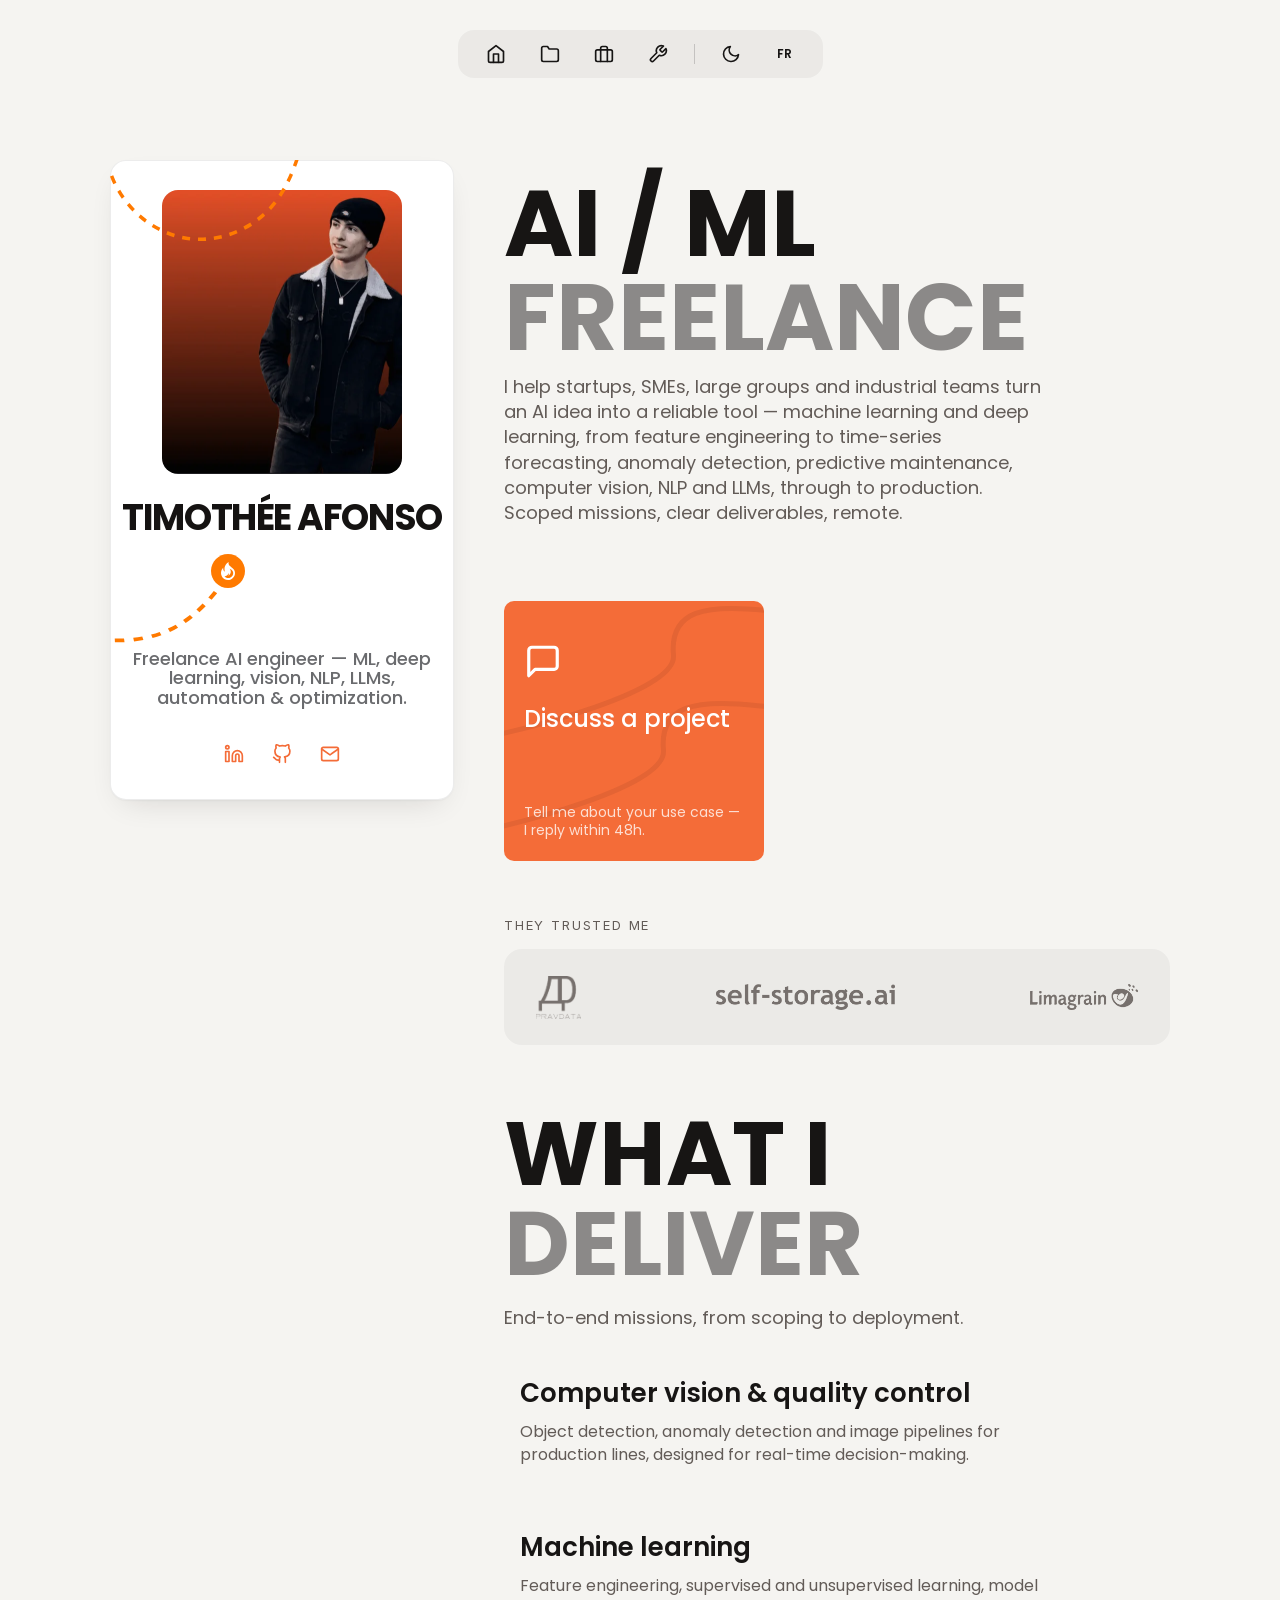
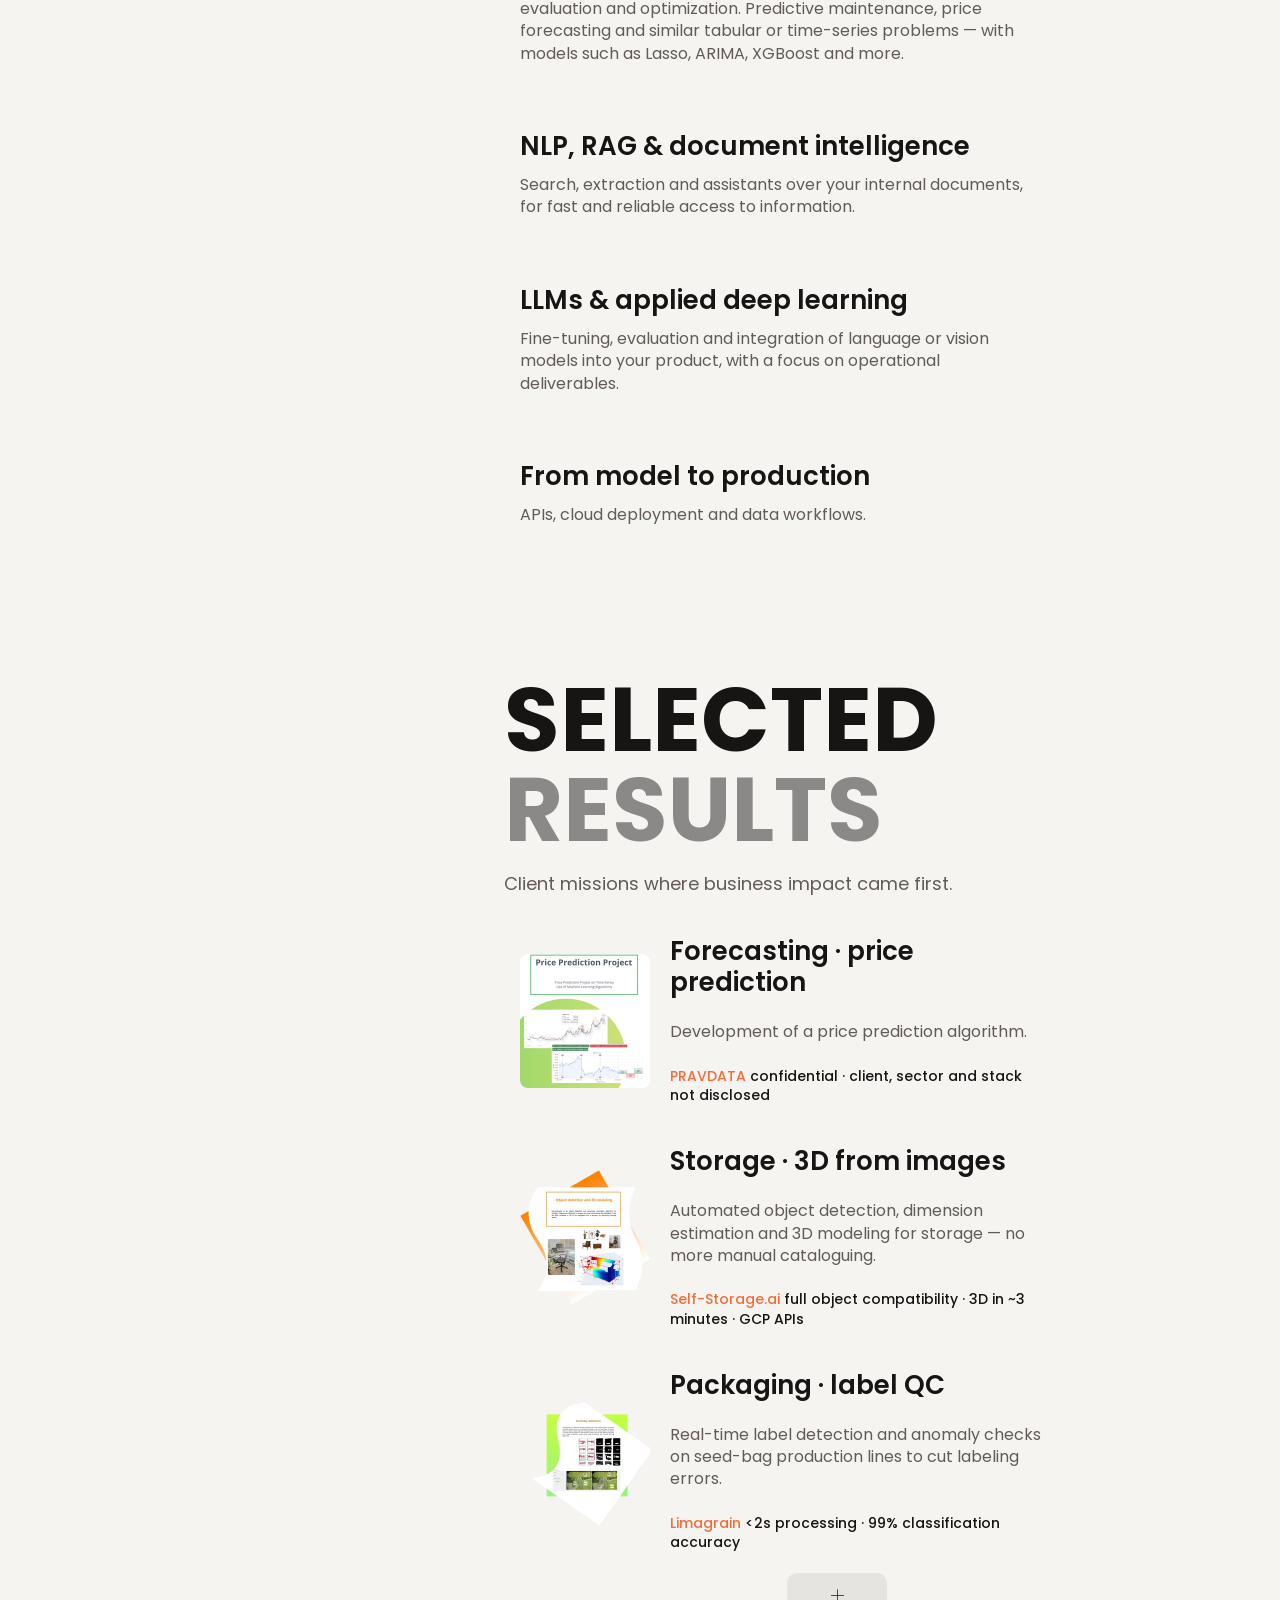
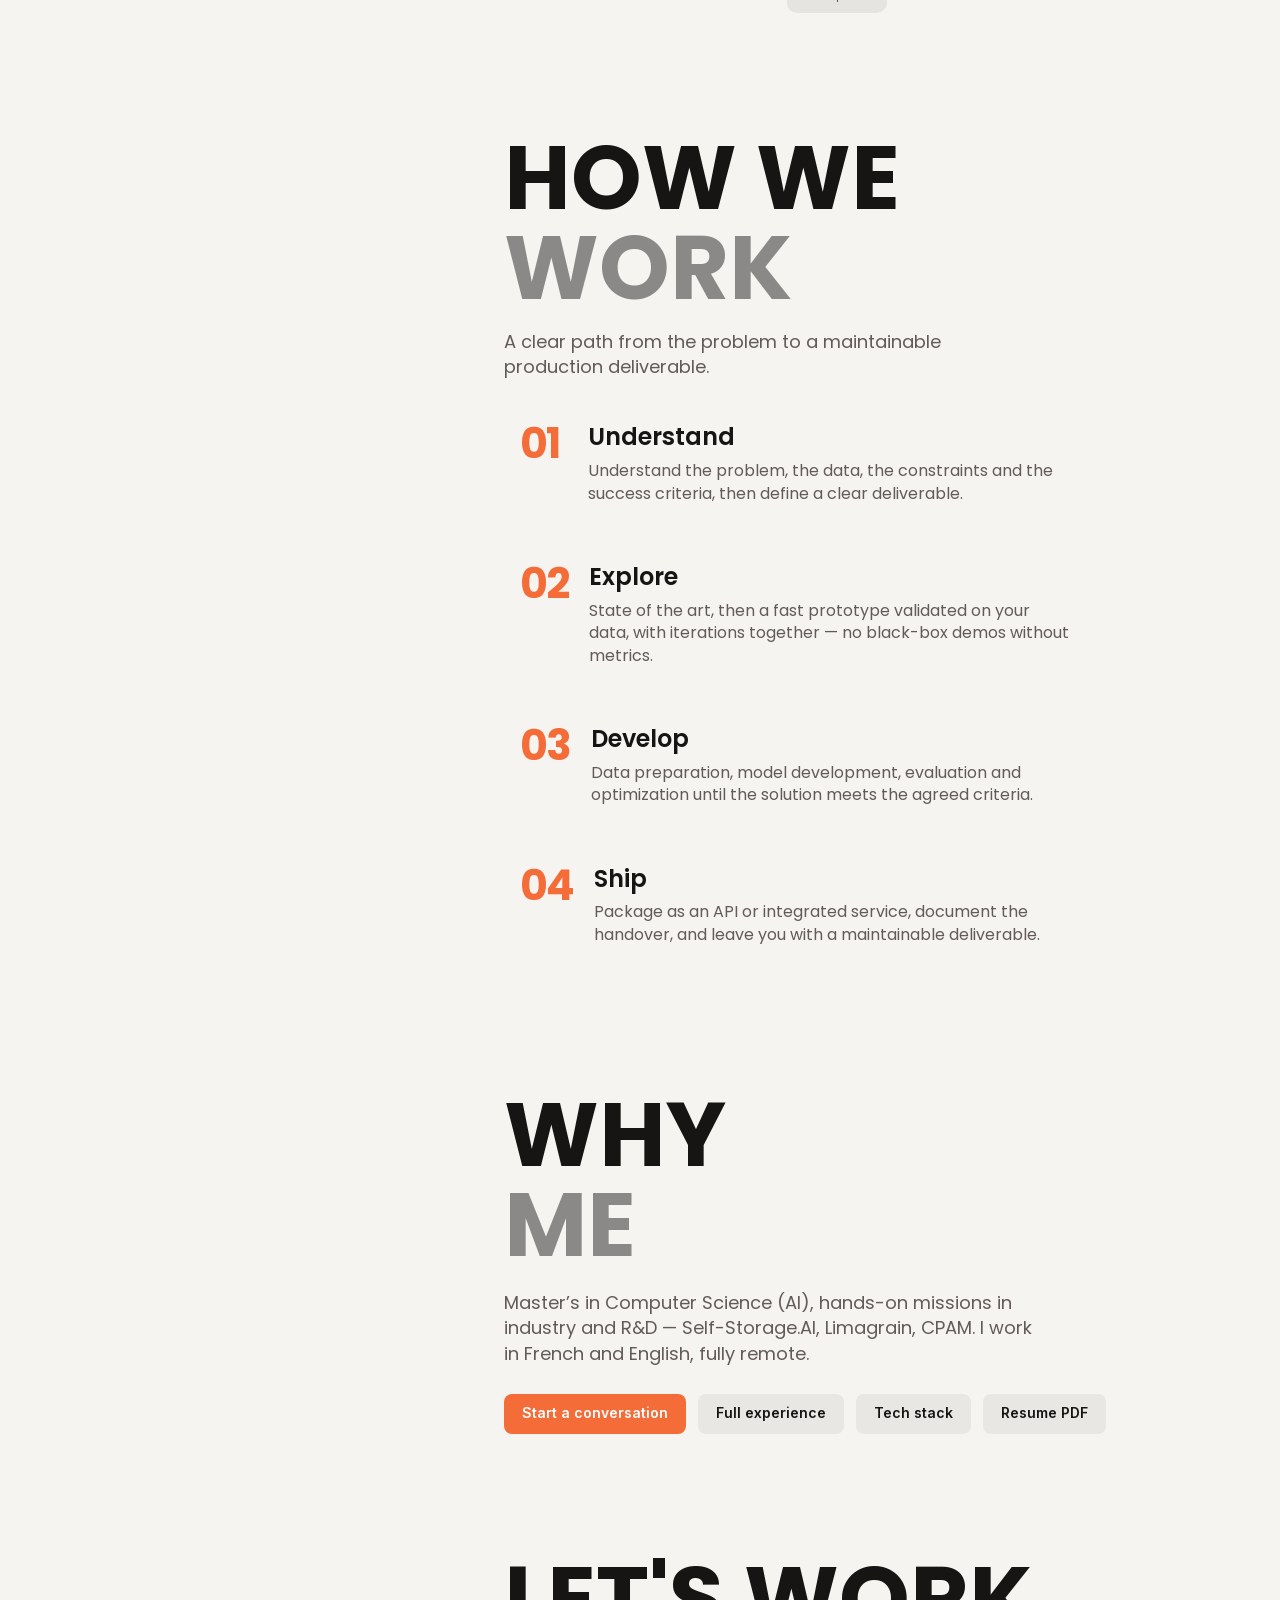
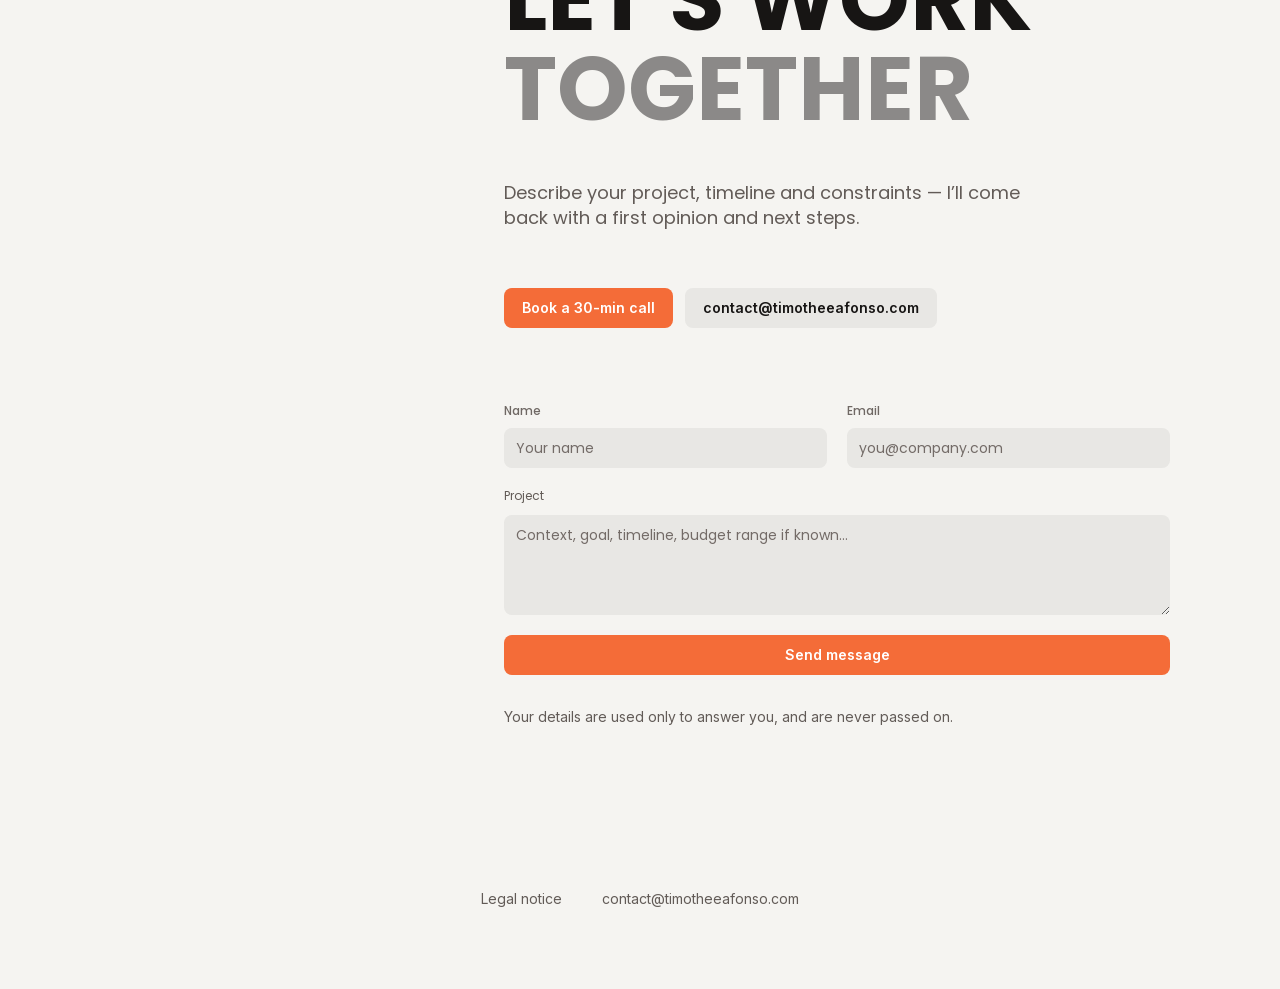
<file: index.html>
<!DOCTYPE html>
<html lang="en">
<head>
<meta charset="utf-8">
<meta name="viewport" content="width=device-width, initial-scale=1">
<title>Timothée Afonso — Freelance AI Engineer</title>
<meta name="description" content="Freelance AI / ML engineer. Machine learning and deep learning — feature engineering, prediction, computer vision, NLP and LLMs — taken to production. Remote-first.">
<link rel="canonical" href="https://timotheeafonso.com/">
<meta property="og:type" content="website">
<meta property="og:site_name" content="Timothée Afonso">
<meta property="og:url" content="https://timotheeafonso.com/">
<meta property="og:title" content="Timothée Afonso — Freelance AI Engineer">
<meta property="og:description" content="Freelance AI / ML engineer. Machine learning and deep learning — feature engineering, prediction, computer vision, NLP and LLMs — taken to production. Remote-first.">
<meta property="og:image" content="https://timotheeafonso.com/assets/img/og-image.png">
<meta property="og:image:width" content="1200">
<meta property="og:image:height" content="630">
<meta property="og:image:alt" content="Timothée Afonso — freelance AI engineer">
<meta property="og:locale" content="en_US">
<meta property="og:locale:alternate" content="fr_FR">
<meta name="twitter:card" content="summary_large_image">
<meta name="twitter:title" content="Timothée Afonso — Freelance AI Engineer">
<meta name="twitter:description" content="Freelance AI / ML engineer. Machine learning and deep learning — feature engineering, prediction, computer vision, NLP and LLMs — taken to production. Remote-first.">
<meta name="twitter:image" content="https://timotheeafonso.com/assets/img/og-image.png">
<link rel="icon" href="assets/img/favicon.png" sizes="48x48">
<link rel="apple-touch-icon" href="assets/img/apple-touch-icon.png">
<link rel="alternate" hreflang="en" href="https://timotheeafonso.com/">
<link rel="alternate" hreflang="fr" href="https://timotheeafonso.com/fr/">
<link rel="alternate" hreflang="x-default" href="https://timotheeafonso.com/">
<link rel="preload" href="assets/fonts/poppins-700-latin.woff2" as="font" type="font/woff2" crossorigin>
<link rel="stylesheet" href="assets/css/style.css">
<script>
/* Applique le thème avant le premier rendu pour éviter tout clignotement. */
(function(){try{var t=localStorage.getItem('theme');
if(t!=='light'&&t!=='dark'){t=window.matchMedia('(prefers-color-scheme: light)').matches?'light':'dark';}
document.documentElement.setAttribute('data-theme',t);}
catch(e){document.documentElement.setAttribute('data-theme','dark');}})();
</script>
<script type="application/ld+json">
{
  "@context": "https://schema.org",
  "@type": "Person",
  "@id": "https://timotheeafonso.com/#person",
  "name": "Timothée Afonso",
  "alternateName": "Timothee Afonso",
  "url": "https://timotheeafonso.com/",
  "image": "https://timotheeafonso.com/assets/img/profile.webp",
  "jobTitle": "Freelance AI / ML Engineer",
  "description": "Freelance AI / ML engineer. Machine learning and deep learning — feature engineering, prediction, computer vision, NLP and LLMs — taken to production. Remote-first.",
  "email": "mailto:contact@timotheeafonso.com",
  "address": {
    "@type": "PostalAddress",
    "addressCountry": "FR"
  },
  "knowsLanguage": [
    "fr",
    "en"
  ],
  "knowsAbout": [
    "Machine learning",
    "Deep learning",
    "Computer vision",
    "Natural language processing",
    "Large language models",
    "MLOps",
    "Python"
  ],
  "hasOccupation": {
    "@type": "Occupation",
    "name": "AI / ML Engineer",
    "occupationLocation": {
      "@type": "Country",
      "name": "France"
    }
  },
  "sameAs": [
    "https://www.linkedin.com/in/timothee-afonso",
    "https://github.com/timotheeafonso"
  ]
}
</script>
</head>
<body>
<div class="page">
  <div class="nav-wrap">
    <nav class="nav" aria-label="Home">
      <a href="index.html" title="Home" aria-label="Home" aria-current="page"><svg viewBox="0 0 24 24" fill="none" stroke="currentColor" stroke-width="2" stroke-linecap="round" stroke-linejoin="round" aria-hidden="true"><path d="M3 9l9-7 9 7v11a2 2 0 0 1-2 2H5a2 2 0 0 1-2-2z"/><polyline points="9 22 9 12 15 12 15 22"/></svg></a>
      <a href="projects.html" title="Projects" aria-label="Projects"><svg viewBox="0 0 24 24" fill="none" stroke="currentColor" stroke-width="2" stroke-linecap="round" stroke-linejoin="round" aria-hidden="true"><path d="M22 19a2 2 0 0 1-2 2H4a2 2 0 0 1-2-2V5a2 2 0 0 1 2-2h5l2 3h9a2 2 0 0 1 2 2z"/></svg></a>
      <a href="experience.html" title="Experiences" aria-label="Experiences"><svg viewBox="0 0 24 24" fill="none" stroke="currentColor" stroke-width="2" stroke-linecap="round" stroke-linejoin="round" aria-hidden="true"><rect x="2" y="7" width="20" height="14" rx="2" ry="2"/><path d="M16 21V5a2 2 0 0 0-2-2h-4a2 2 0 0 0-2 2v16"/></svg></a>
      <a href="skill.html" title="Skills" aria-label="Skills"><svg viewBox="0 0 24 24" fill="none" stroke="currentColor" stroke-width="2" stroke-linecap="round" stroke-linejoin="round" aria-hidden="true"><path d="M14.7 6.3a1 1 0 0 0 0 1.4l1.6 1.6a1 1 0 0 0 1.4 0l3.77-3.77a6 6 0 0 1-7.94 7.94l-6.91 6.91a2.12 2.12 0 0 1-3-3l6.91-6.91a6 6 0 0 1 7.94-7.94l-3.76 3.76z"/></svg></a>
      <span class="nav__sep" aria-hidden="true"></span>
      <button class="nav__theme" type="button" title="Theme"><svg class="icon-sun" viewBox="0 0 24 24" fill="none" stroke="currentColor" stroke-width="2" stroke-linecap="round" stroke-linejoin="round" aria-hidden="true"><circle cx="12" cy="12" r="5"/><line x1="12" y1="1" x2="12" y2="3"/><line x1="12" y1="21" x2="12" y2="23"/><line x1="4.22" y1="4.22" x2="5.64" y2="5.64"/><line x1="18.36" y1="18.36" x2="19.78" y2="19.78"/><line x1="1" y1="12" x2="3" y2="12"/><line x1="21" y1="12" x2="23" y2="12"/><line x1="4.22" y1="19.78" x2="5.64" y2="18.36"/><line x1="18.36" y1="5.64" x2="19.78" y2="4.22"/></svg><svg class="icon-moon" viewBox="0 0 24 24" fill="none" stroke="currentColor" stroke-width="2" stroke-linecap="round" stroke-linejoin="round" aria-hidden="true"><path d="M21 12.79A9 9 0 1 1 11.21 3 7 7 0 0 0 21 12.79z"/></svg></button>
      <a class="nav__lang" href="fr/index.html" hreflang="fr" lang="fr" title="Voir en français" aria-label="Voir en français">FR</a>
    </nav>
  </div>
  <div class="wrapper">
    <div class="container">
      <aside class="left">
        <div class="profile">
          <span class="profile__arc-top" aria-hidden="true"></span>
          <span class="profile__arc-bottom" aria-hidden="true"></span>
          <img class="profile__photo" src="assets/img/profile.webp" alt="Timothée Afonso" width="240" height="284">
          <div class="profile__bio">
            <p class="profile__name">TIMOTHÉE AFONSO</p>
            <div class="profile__foot">
              <p class="profile__tagline">Freelance AI engineer — ML, deep learning, vision, NLP, LLMs, automation &amp; optimization.</p>
              <div class="profile__social">
                <a href="https://www.linkedin.com/in/timothee-afonso" target="_blank" rel="noopener" title="LinkedIn" aria-label="LinkedIn" style="color:var(--orange)"><svg viewBox="0 0 24 24" fill="none" stroke="currentColor" stroke-width="2" stroke-linecap="round" stroke-linejoin="round" aria-hidden="true"><path d="M16 8a6 6 0 0 1 6 6v7h-4v-7a2 2 0 0 0-2-2 2 2 0 0 0-2 2v7h-4v-7a6 6 0 0 1 6-6z"/><rect x="2" y="9" width="4" height="12"/><circle cx="4" cy="4" r="2"/></svg></a>
                <a href="https://github.com/timotheeafonso" target="_blank" rel="noopener" title="GitHub" aria-label="GitHub" style="color:var(--orange)"><svg viewBox="0 0 24 24" fill="none" stroke="currentColor" stroke-width="2" stroke-linecap="round" stroke-linejoin="round" aria-hidden="true"><path d="M9 19c-5 1.5-5-2.5-7-3m14 6v-3.87a3.37 3.37 0 0 0-.94-2.61c3.14-.35 6.44-1.54 6.44-7A5.44 5.44 0 0 0 20 4.77 5.07 5.07 0 0 0 19.91 1S18.73.65 16 2.48a13.38 13.38 0 0 0-7 0C6.27.65 5.09 1 5.09 1A5.07 5.07 0 0 0 5 4.77a5.44 5.44 0 0 0-1.5 3.78c0 5.42 3.3 6.61 6.44 7A3.37 3.37 0 0 0 9 18.13V22"/></svg></a>
                <a href="mailto:contact@timotheeafonso.com" title="Email" aria-label="Email" style="color:var(--orange)"><svg viewBox="0 0 24 24" fill="none" stroke="currentColor" stroke-width="2" stroke-linecap="round" stroke-linejoin="round" aria-hidden="true"><path d="M4 4h16c1.1 0 2 .9 2 2v12c0 1.1-.9 2-2 2H4c-1.1 0-2-.9-2-2V6c0-1.1.9-2 2-2z"/><polyline points="22,6 12,13 2,6"/></svg></a>
              </div>
            </div>
          </div>
        </div>
      </aside>
      <main class="right">
        <section class="hero">
          <div class="hero__info">
            <h1 class="title title--hero title--wrap">AI / ML <span>FREELANCE</span></h1>
            <p class="hero__lead">I help startups, SMEs, large groups and industrial teams turn an AI idea into a reliable tool — machine learning and deep learning, from feature engineering to time-series forecasting, anomaly detection, predictive maintenance, computer vision, NLP and LLMs, through to production. Scoped missions, clear deliverables, remote.</p>
          </div>
          <div class="hero__cards">
            <div class="pcard pcard--resume pcard--cta">
              <a class="pcard__hit" href="#contact" aria-label="Discuss a project"></a>
              <span class="pcard__deco deco-a" aria-hidden="true"><i></i></span>
              <span class="pcard__deco deco-b" aria-hidden="true"><i></i></span>
              <span class="pcard__icon" style="color:#fff"><svg viewBox="0 0 24 24" fill="none" stroke="currentColor" stroke-width="2" stroke-linecap="round" stroke-linejoin="round" aria-hidden="true"><path d="M21 15a2 2 0 0 1-2 2H7l-4 4V5a2 2 0 0 1 2-2h14a2 2 0 0 1 2 2z"/></svg></span>
              <div class="pcard__body">
                <p class="pcard__title">Discuss a project</p>
                <p class="pcard__hint">Tell me about your use case — I reply within 48h.</p>
              </div>
            </div>
          </div>
        </section>

        <section class="section section--clients reveal" aria-label="They trusted me">
          <p class="clients__label">They trusted me</p>
          <div class="clients">
            <div class="clients__viewport">
            <div class="clients__track">
              <ul class="clients__group">
                <li class="clients__item"><span class="clients__mark clients__mark--pravdata" role="img" aria-label="PRAVDATA"></span></li>
                <li class="clients__item"><span class="clients__mark clients__mark--selfstorage" role="img" aria-label="self-storage.ai"></span></li>
                <li class="clients__item"><span class="clients__mark clients__mark--limagrain" role="img" aria-label="Limagrain"></span></li>
              </ul>
              <ul class="clients__group" aria-hidden="true">
                <li class="clients__item"><span class="clients__mark clients__mark--pravdata" role="img" aria-label="PRAVDATA"></span></li>
                <li class="clients__item"><span class="clients__mark clients__mark--selfstorage" role="img" aria-label="self-storage.ai"></span></li>
                <li class="clients__item"><span class="clients__mark clients__mark--limagrain" role="img" aria-label="Limagrain"></span></li>
              </ul>
              <ul class="clients__group" aria-hidden="true">
                <li class="clients__item"><span class="clients__mark clients__mark--pravdata" role="img" aria-label="PRAVDATA"></span></li>
                <li class="clients__item"><span class="clients__mark clients__mark--selfstorage" role="img" aria-label="self-storage.ai"></span></li>
                <li class="clients__item"><span class="clients__mark clients__mark--limagrain" role="img" aria-label="Limagrain"></span></li>
              </ul>
              <ul class="clients__group" aria-hidden="true">
                <li class="clients__item"><span class="clients__mark clients__mark--pravdata" role="img" aria-label="PRAVDATA"></span></li>
                <li class="clients__item"><span class="clients__mark clients__mark--selfstorage" role="img" aria-label="self-storage.ai"></span></li>
                <li class="clients__item"><span class="clients__mark clients__mark--limagrain" role="img" aria-label="Limagrain"></span></li>
              </ul>
            </div>
            </div>
          </div>
        </section>

        <section class="section section--services reveal" id="services">
          <h2 class="title">WHAT I<br><span>DELIVER</span></h2>
          <p class="section__lead">End-to-end missions, from scoping to deployment.</p>
          <div class="services">
            <article class="service">
              <h3 class="service__name">Computer vision &amp; quality control</h3>
              <p class="service__desc">Object detection, anomaly detection and image pipelines for production lines, designed for real-time decision-making.</p>
            </article>
            <article class="service">
              <h3 class="service__name">Machine learning</h3>
              <p class="service__desc">Feature engineering, supervised and unsupervised learning, model evaluation and optimization. Predictive maintenance, price forecasting and similar tabular or time-series problems — with models such as Lasso, ARIMA, XGBoost and more.</p>
            </article>
            <article class="service">
              <h3 class="service__name">NLP, RAG &amp; document intelligence</h3>
              <p class="service__desc">Search, extraction and assistants over your internal documents, for fast and reliable access to information.</p>
            </article>
            <article class="service">
              <h3 class="service__name">LLMs &amp; applied deep learning</h3>
              <p class="service__desc">Fine-tuning, evaluation and integration of language or vision models into your product, with a focus on operational deliverables.</p>
            </article>
            <article class="service">
              <h3 class="service__name">From model to production</h3>
              <p class="service__desc">APIs, cloud deployment and data workflows.</p>
            </article>
          </div>
        </section>

        <section class="section section--projects reveal" id="work">
          <h2 class="title">SELECTED<br><span>RESULTS</span></h2>
          <p class="section__lead">Client missions where business impact came first.</p>
          <div class="list">
            <div class="project">
              <div class="project__inner">
                <div class="project__thumb"><img src="assets/img/projects/pravdata-pricing.webp" alt="Price prediction" width="130" height="135" loading="lazy"></div>
                <div class="project__details">
                  <h3 class="project__name">Forecasting · price prediction</h3>
                  <p class="project__desc">Development of a price prediction algorithm.</p>
                  <p class="project__result"><span>PRAVDATA</span> confidential · client, sector and stack not disclosed</p>
                </div>
              </div>
            </div>
            <div class="project">
              <div class="project__inner">
                <div class="project__thumb"><img src="assets/img/projects/object-detection.webp" alt="Object detection and 3D modeling" width="130" height="135" loading="lazy"></div>
                <div class="project__details">
                  <h3 class="project__name">Storage · 3D from images</h3>
                  <p class="project__desc">Automated object detection, dimension estimation and 3D modeling for storage — no more manual cataloguing.</p>
                  <p class="project__result"><span>Self-Storage.ai</span> full object compatibility · 3D in ~3 minutes · GCP APIs</p>
                </div>
              </div>
            </div>
            <div class="project">
              <div class="project__inner">
                <div class="project__thumb"><img src="assets/img/projects/anomaly-detection.webp" alt="Anomaly detection on packaging" width="130" height="135" loading="lazy"></div>
                <div class="project__details">
                  <h3 class="project__name">Packaging · label QC</h3>
                  <p class="project__desc">Real-time label detection and anomaly checks on seed-bag production lines to cut labeling errors.</p>
                  <p class="project__result"><span>Limagrain</span> &lt;2s processing · 99% classification accuracy</p>
                </div>
              </div>
            </div>
            <a class="more" href="projects.html" title="All projects">+</a>
          </div>
        </section>

        <section class="section section--method reveal" id="method">
          <h2 class="title">HOW WE<br><span>WORK</span></h2>
          <p class="section__lead">A clear path from the problem to a maintainable production deliverable.</p>
          <div class="method">
            <div class="method__step">
              <span class="method__num" aria-hidden="true">01</span>
              <div class="method__body">
                <h3 class="method__title">Understand</h3>
                <p class="method__text">Understand the problem, the data, the constraints and the success criteria, then define a clear deliverable.</p>
              </div>
            </div>
            <div class="method__step">
              <span class="method__num" aria-hidden="true">02</span>
              <div class="method__body">
                <h3 class="method__title">Explore</h3>
                <p class="method__text">State of the art, then a fast prototype validated on your data, with iterations together — no black-box demos without metrics.</p>
              </div>
            </div>
            <div class="method__step">
              <span class="method__num" aria-hidden="true">03</span>
              <div class="method__body">
                <h3 class="method__title">Develop</h3>
                <p class="method__text">Data preparation, model development, evaluation and optimization until the solution meets the agreed criteria.</p>
              </div>
            </div>
            <div class="method__step">
              <span class="method__num" aria-hidden="true">04</span>
              <div class="method__body">
                <h3 class="method__title">Ship</h3>
                <p class="method__text">Package as an API or integrated service, document the handover, and leave you with a maintainable deliverable.</p>
              </div>
            </div>
          </div>
        </section>

        <section class="section section--about reveal" id="about">
          <h2 class="title">WHY<br><span>ME</span></h2>
          <p class="about__text">Master’s in Computer Science (AI), hands-on missions in industry and R&amp;D — Self-Storage.AI, Limagrain, CPAM. I work in French and English, fully remote.</p>
          <div class="about__links">
            <a class="about__link about__link--accent" href="#contact">Start a conversation</a>
            <a class="about__link" href="experience.html">Full experience</a>
            <a class="about__link" href="skill.html">Tech stack</a>
            <a class="about__link" href="assets/files/resume.pdf" target="_blank" rel="noopener">Resume PDF</a>
          </div>
        </section>

        <section class="section section--contact reveal" id="contact">
          <h2 class="title">LET&#39;S WORK<br><span>TOGETHER</span></h2>
          <p class="section__lead">Describe your project, timeline and constraints — I’ll come back with a first opinion and next steps.</p>
          <div class="about__links contact__direct">
            <a class="about__link about__link--accent" href="https://cal.com/timothee-afonso" target="_blank" rel="noopener">Book a 30-min call</a>
            <a class="about__link" href="mailto:contact@timotheeafonso.com">contact@timotheeafonso.com</a>
          </div>
          <form class="form" action="https://formspree.io/f/xljewzve" method="POST" novalidate>
            <input type="text" name="_gotcha" value="" tabindex="-1" autocomplete="off" aria-hidden="true" style="position:absolute;left:-9999px;height:0;width:0;opacity:0;" />
            <input type="hidden" name="_subject" value="New freelance inquiry — portfolio" />
            <div class="form__row">
              <label class="form__field">
                <span class="form__label">Name</span>
                <span class="form__control"><input type="text" name="name" placeholder="Your name" autocomplete="name" required></span>
              </label>
              <label class="form__field">
                <span class="form__label">Email</span>
                <span class="form__control"><input type="email" name="email" placeholder="you@company.com" autocomplete="email" required></span>
              </label>
            </div>
            <label class="form__field">
              <span class="form__label form__label--message">Project</span>
              <span class="form__control"><textarea name="message" placeholder="Context, goal, timeline, budget range if known…" required></textarea></span>
            </label>
            <button class="form__submit" type="submit">Send message</button>
            <p class="form__note">Your details are used only to answer you, and are never passed on.</p>
            <p class="form__status" role="status"></p>
          </form>
        </section>
      </main>
    </div>
  </div>
  <footer class="footer">
    <div class="footer__links">
      <a href="legal.html">Legal notice</a>
      <a href="mailto:contact@timotheeafonso.com">contact@timotheeafonso.com</a>
    </div>
  </footer>
</div>
<script src="assets/js/main.js"></script>
</body>
</html>
</file>
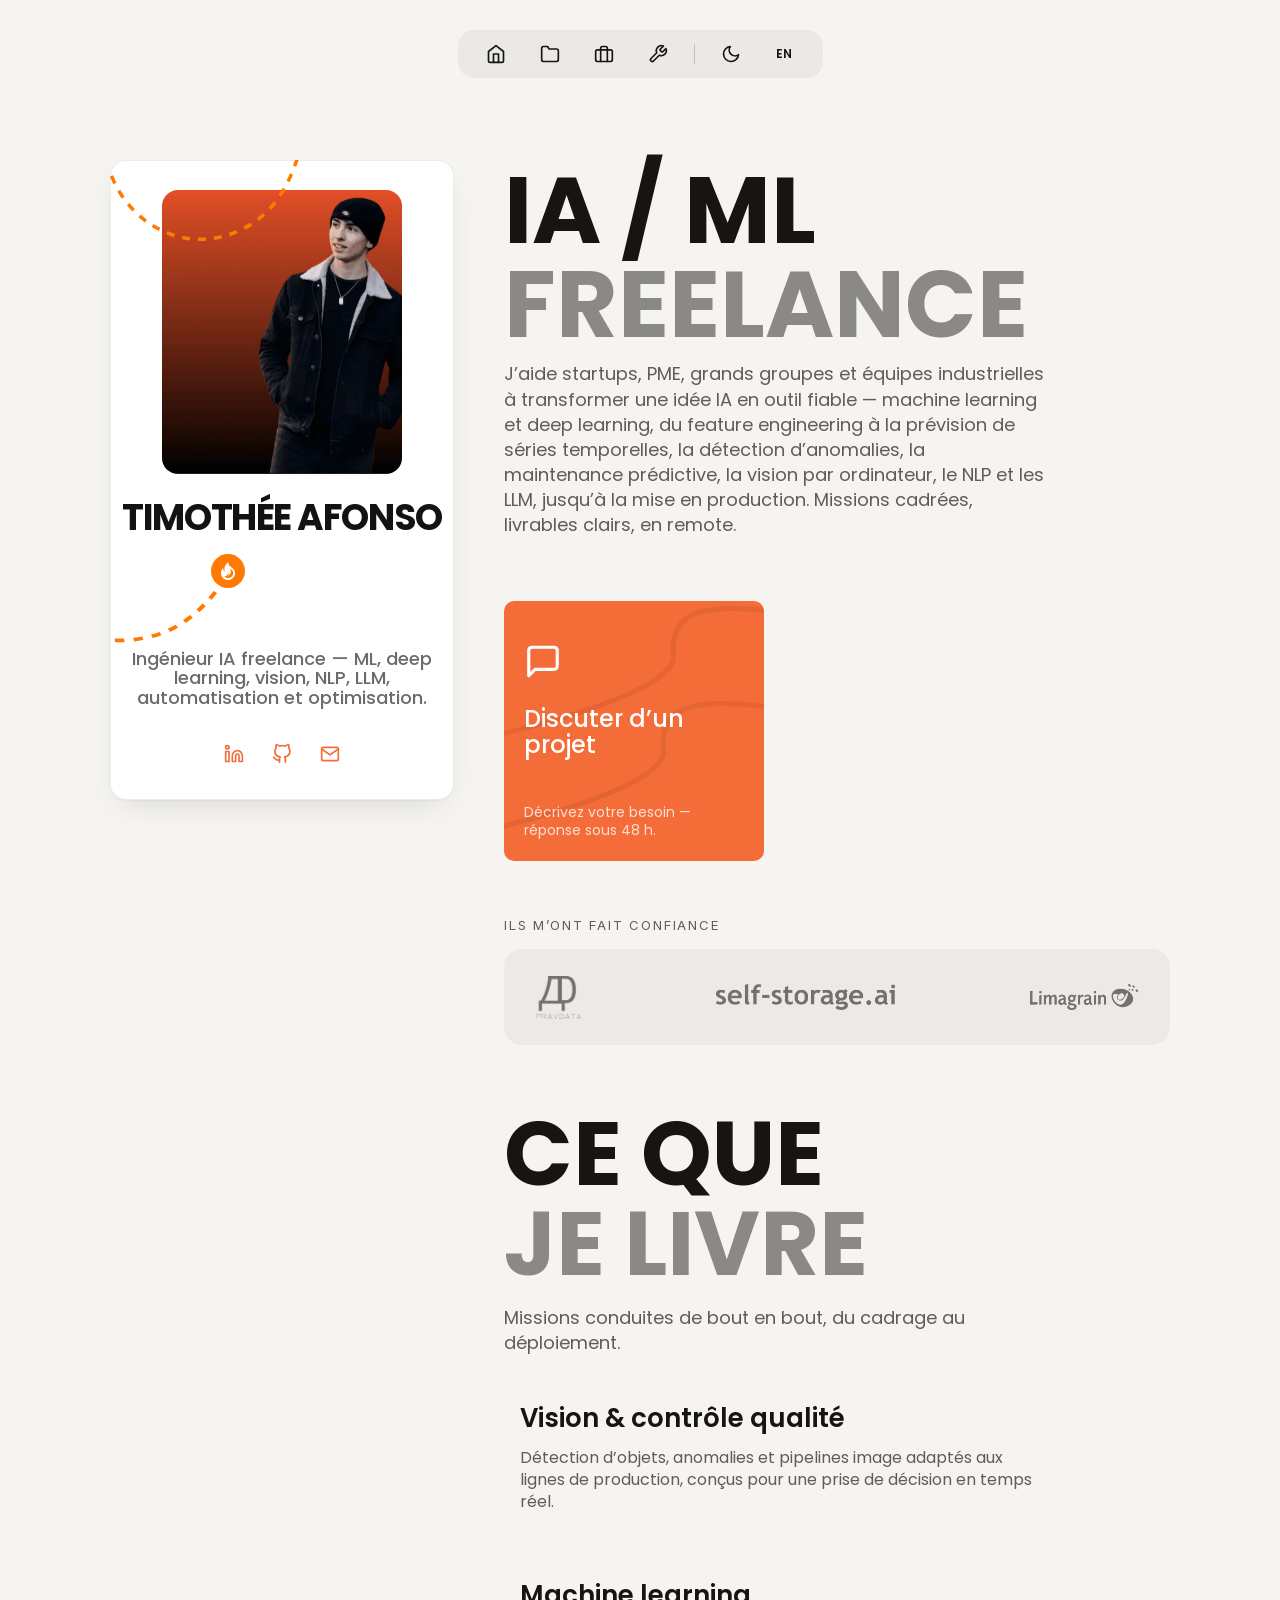
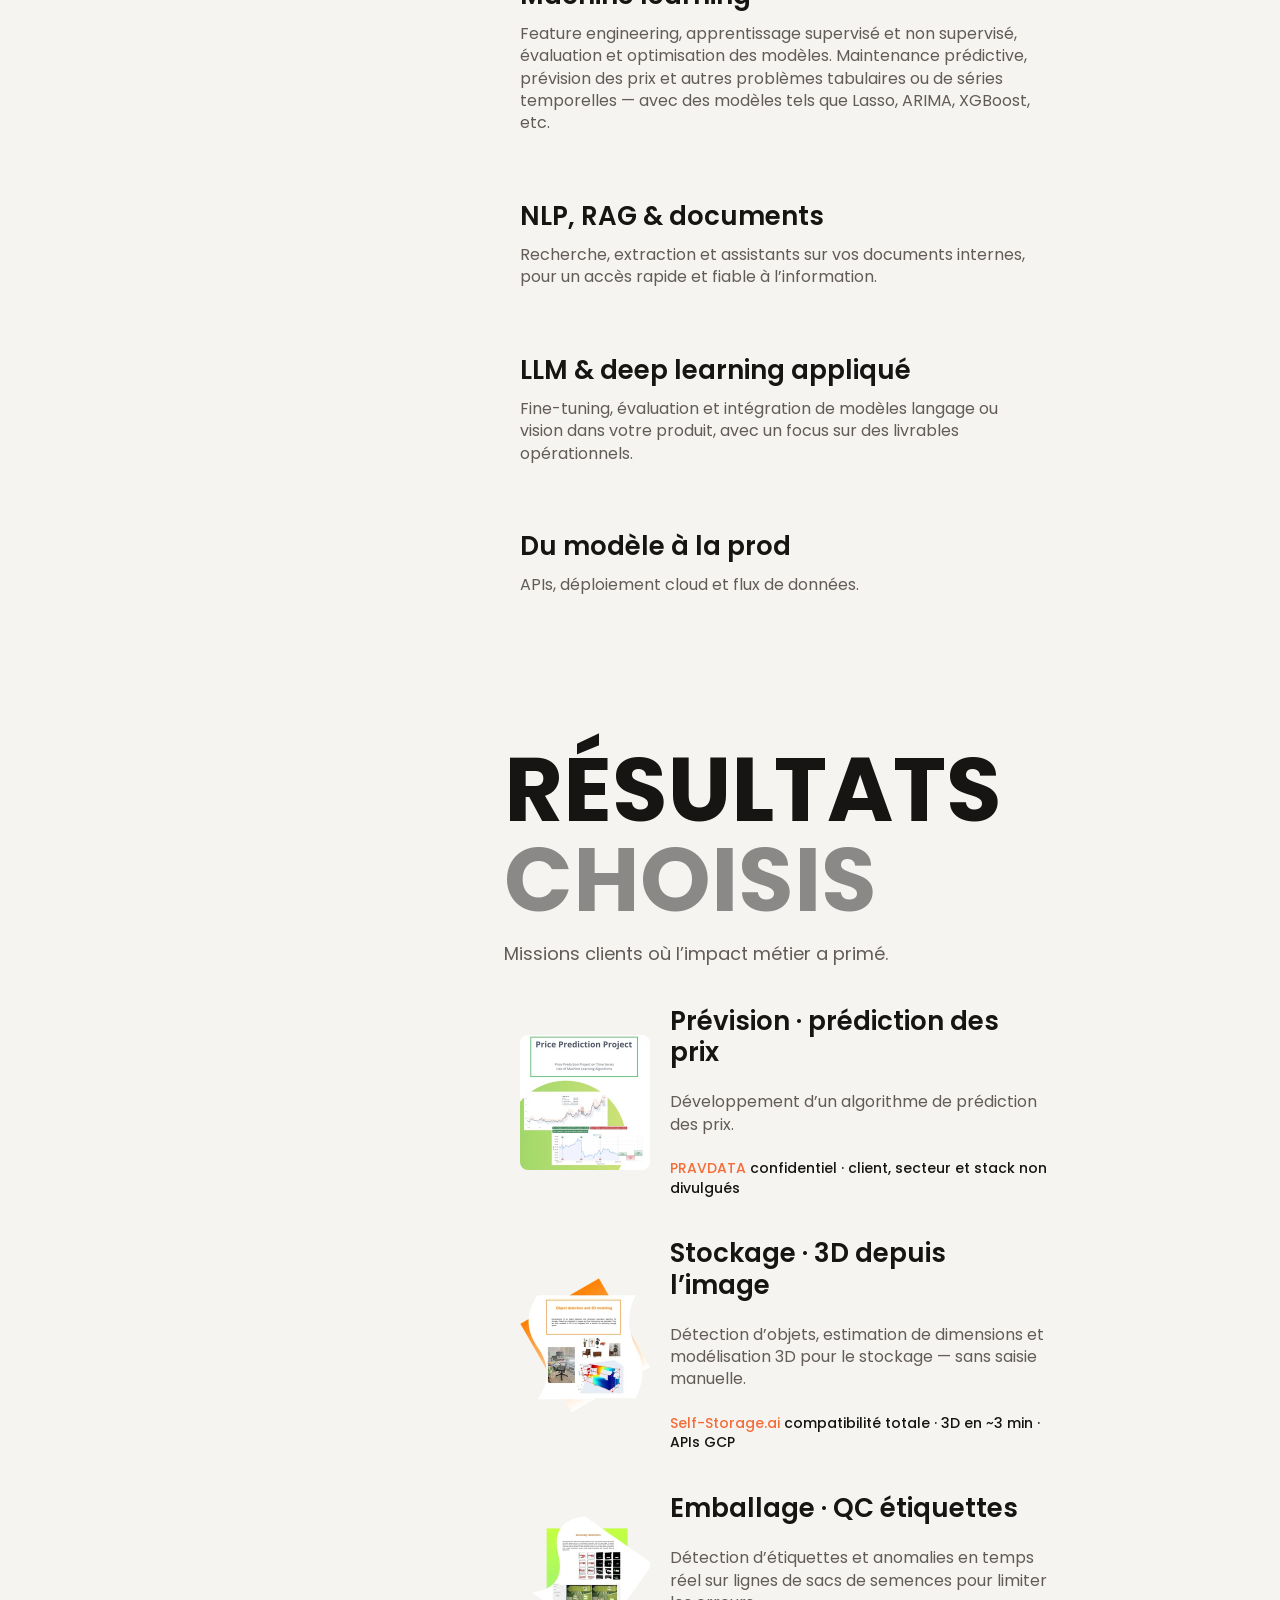
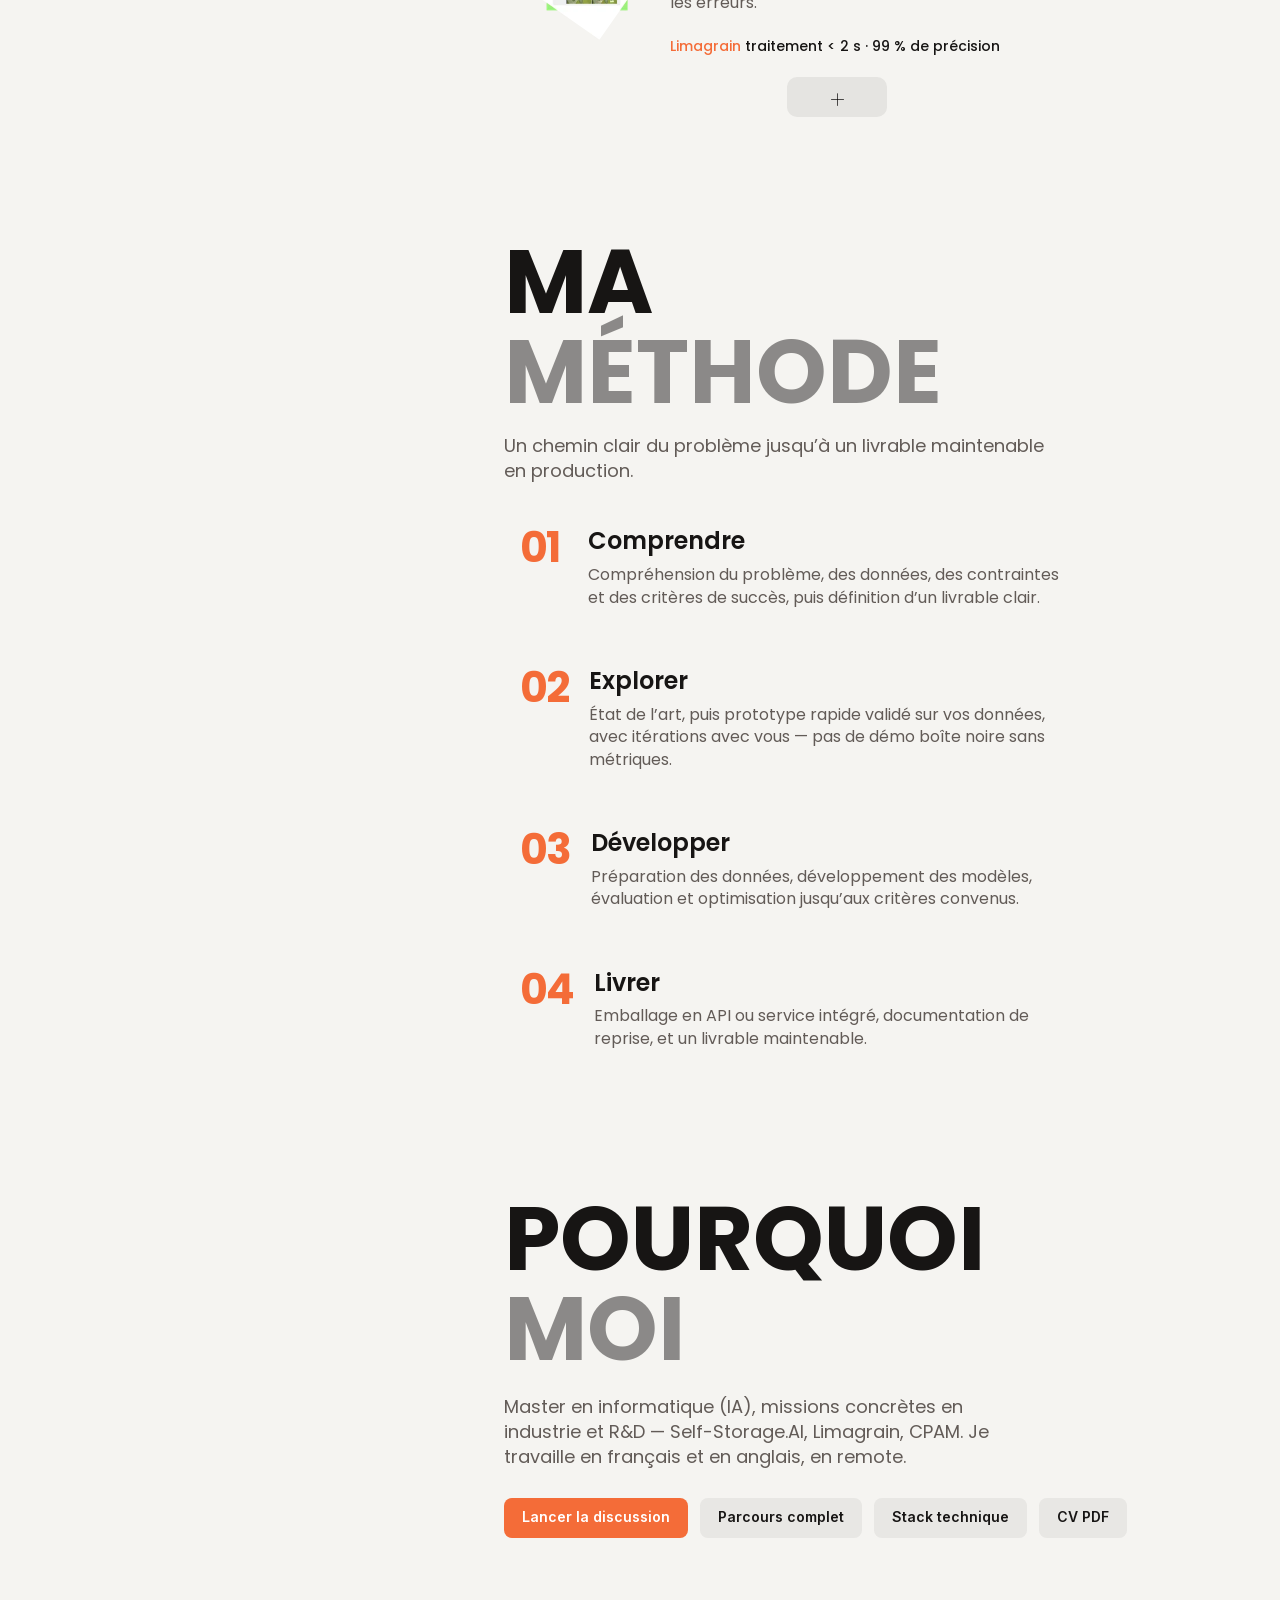
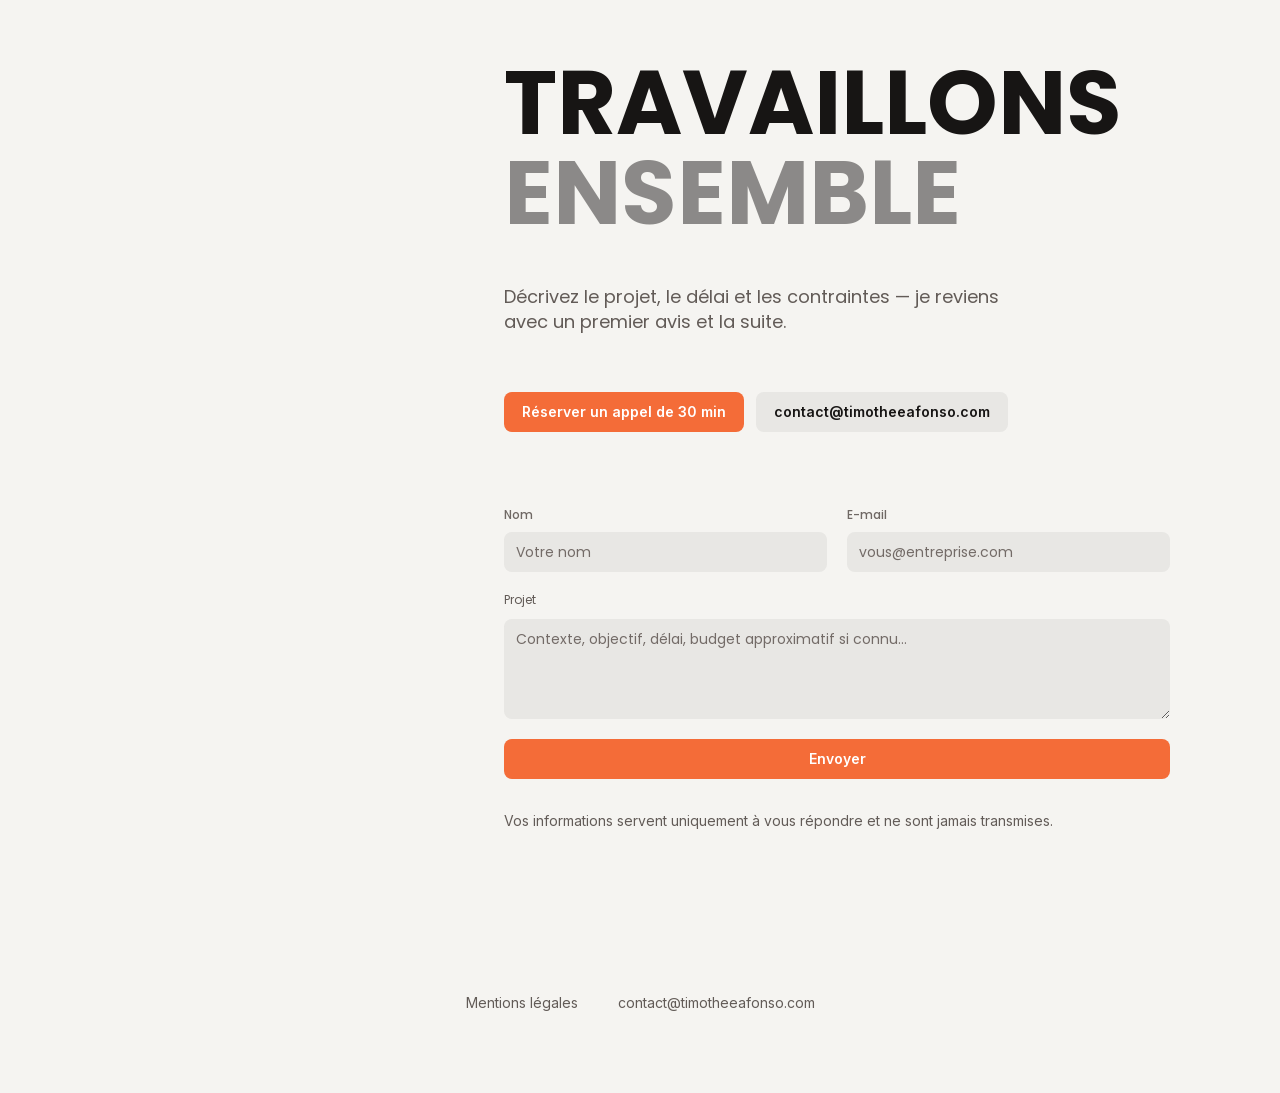
<file: fr/index.html>
<!DOCTYPE html>
<html lang="fr">
<head>
<meta charset="utf-8">
<meta name="viewport" content="width=device-width, initial-scale=1">
<title>Timothée Afonso — Ingénieur IA freelance</title>
<meta name="description" content="Ingénieur IA / ML freelance. Machine learning et deep learning — feature engineering, prédiction, vision par ordinateur, NLP et LLM — jusqu’à la mise en production. Missions en remote.">
<link rel="canonical" href="https://timotheeafonso.com/fr/">
<meta property="og:type" content="website">
<meta property="og:site_name" content="Timothée Afonso">
<meta property="og:url" content="https://timotheeafonso.com/fr/">
<meta property="og:title" content="Timothée Afonso — Ingénieur IA freelance">
<meta property="og:description" content="Ingénieur IA / ML freelance. Machine learning et deep learning — feature engineering, prédiction, vision par ordinateur, NLP et LLM — jusqu’à la mise en production. Missions en remote.">
<meta property="og:image" content="https://timotheeafonso.com/assets/img/og-image-fr.png">
<meta property="og:image:width" content="1200">
<meta property="og:image:height" content="630">
<meta property="og:image:alt" content="Timothée Afonso — ingénieur IA freelance">
<meta property="og:locale" content="fr_FR">
<meta property="og:locale:alternate" content="en_US">
<meta name="twitter:card" content="summary_large_image">
<meta name="twitter:title" content="Timothée Afonso — Ingénieur IA freelance">
<meta name="twitter:description" content="Ingénieur IA / ML freelance. Machine learning et deep learning — feature engineering, prédiction, vision par ordinateur, NLP et LLM — jusqu’à la mise en production. Missions en remote.">
<meta name="twitter:image" content="https://timotheeafonso.com/assets/img/og-image-fr.png">
<link rel="icon" href="../assets/img/favicon.png" sizes="48x48">
<link rel="apple-touch-icon" href="../assets/img/apple-touch-icon.png">
<link rel="alternate" hreflang="en" href="https://timotheeafonso.com/">
<link rel="alternate" hreflang="fr" href="https://timotheeafonso.com/fr/">
<link rel="alternate" hreflang="x-default" href="https://timotheeafonso.com/">
<link rel="preload" href="../assets/fonts/poppins-700-latin.woff2" as="font" type="font/woff2" crossorigin>
<link rel="stylesheet" href="../assets/css/style.css">
<script>
/* Applique le thème avant le premier rendu pour éviter tout clignotement. */
(function(){try{var t=localStorage.getItem('theme');
if(t!=='light'&&t!=='dark'){t=window.matchMedia('(prefers-color-scheme: light)').matches?'light':'dark';}
document.documentElement.setAttribute('data-theme',t);}
catch(e){document.documentElement.setAttribute('data-theme','dark');}})();
</script>
<script type="application/ld+json">
{
  "@context": "https://schema.org",
  "@type": "Person",
  "@id": "https://timotheeafonso.com/#person",
  "name": "Timothée Afonso",
  "alternateName": "Timothee Afonso",
  "url": "https://timotheeafonso.com/fr/",
  "image": "https://timotheeafonso.com/assets/img/profile.webp",
  "jobTitle": "Ingénieur IA / ML freelance",
  "description": "Ingénieur IA / ML freelance. Machine learning et deep learning — feature engineering, prédiction, vision par ordinateur, NLP et LLM — jusqu’à la mise en production. Missions en remote.",
  "email": "mailto:contact@timotheeafonso.com",
  "address": {
    "@type": "PostalAddress",
    "addressCountry": "FR"
  },
  "knowsLanguage": [
    "fr",
    "en"
  ],
  "knowsAbout": [
    "Machine learning",
    "Deep learning",
    "Vision par ordinateur",
    "Traitement automatique du langage",
    "Grands modèles de langage",
    "MLOps",
    "Python"
  ],
  "hasOccupation": {
    "@type": "Occupation",
    "name": "Ingénieur IA / ML",
    "occupationLocation": {
      "@type": "Country",
      "name": "France"
    }
  },
  "sameAs": [
    "https://www.linkedin.com/in/timothee-afonso",
    "https://github.com/timotheeafonso"
  ]
}
</script>
</head>
<body>
<div class="page">
  <div class="nav-wrap">
    <nav class="nav" aria-label="Accueil">
      <a href="index.html" title="Accueil" aria-label="Accueil" aria-current="page"><svg viewBox="0 0 24 24" fill="none" stroke="currentColor" stroke-width="2" stroke-linecap="round" stroke-linejoin="round" aria-hidden="true"><path d="M3 9l9-7 9 7v11a2 2 0 0 1-2 2H5a2 2 0 0 1-2-2z"/><polyline points="9 22 9 12 15 12 15 22"/></svg></a>
      <a href="projects.html" title="Projets" aria-label="Projets"><svg viewBox="0 0 24 24" fill="none" stroke="currentColor" stroke-width="2" stroke-linecap="round" stroke-linejoin="round" aria-hidden="true"><path d="M22 19a2 2 0 0 1-2 2H4a2 2 0 0 1-2-2V5a2 2 0 0 1 2-2h5l2 3h9a2 2 0 0 1 2 2z"/></svg></a>
      <a href="experience.html" title="Expériences" aria-label="Expériences"><svg viewBox="0 0 24 24" fill="none" stroke="currentColor" stroke-width="2" stroke-linecap="round" stroke-linejoin="round" aria-hidden="true"><rect x="2" y="7" width="20" height="14" rx="2" ry="2"/><path d="M16 21V5a2 2 0 0 0-2-2h-4a2 2 0 0 0-2 2v16"/></svg></a>
      <a href="skill.html" title="Compétences" aria-label="Compétences"><svg viewBox="0 0 24 24" fill="none" stroke="currentColor" stroke-width="2" stroke-linecap="round" stroke-linejoin="round" aria-hidden="true"><path d="M14.7 6.3a1 1 0 0 0 0 1.4l1.6 1.6a1 1 0 0 0 1.4 0l3.77-3.77a6 6 0 0 1-7.94 7.94l-6.91 6.91a2.12 2.12 0 0 1-3-3l6.91-6.91a6 6 0 0 1 7.94-7.94l-3.76 3.76z"/></svg></a>
      <span class="nav__sep" aria-hidden="true"></span>
      <button class="nav__theme" type="button" title="Thème"><svg class="icon-sun" viewBox="0 0 24 24" fill="none" stroke="currentColor" stroke-width="2" stroke-linecap="round" stroke-linejoin="round" aria-hidden="true"><circle cx="12" cy="12" r="5"/><line x1="12" y1="1" x2="12" y2="3"/><line x1="12" y1="21" x2="12" y2="23"/><line x1="4.22" y1="4.22" x2="5.64" y2="5.64"/><line x1="18.36" y1="18.36" x2="19.78" y2="19.78"/><line x1="1" y1="12" x2="3" y2="12"/><line x1="21" y1="12" x2="23" y2="12"/><line x1="4.22" y1="19.78" x2="5.64" y2="18.36"/><line x1="18.36" y1="5.64" x2="19.78" y2="4.22"/></svg><svg class="icon-moon" viewBox="0 0 24 24" fill="none" stroke="currentColor" stroke-width="2" stroke-linecap="round" stroke-linejoin="round" aria-hidden="true"><path d="M21 12.79A9 9 0 1 1 11.21 3 7 7 0 0 0 21 12.79z"/></svg></button>
      <a class="nav__lang" href="../index.html" hreflang="en" lang="en" title="View in English" aria-label="View in English">EN</a>
    </nav>
  </div>
  <div class="wrapper">
    <div class="container">
      <aside class="left">
        <div class="profile">
          <span class="profile__arc-top" aria-hidden="true"></span>
          <span class="profile__arc-bottom" aria-hidden="true"></span>
          <img class="profile__photo" src="../assets/img/profile.webp" alt="Timothée Afonso" width="240" height="284">
          <div class="profile__bio">
            <p class="profile__name">TIMOTHÉE AFONSO</p>
            <div class="profile__foot">
              <p class="profile__tagline">Ingénieur IA freelance — ML, deep learning, vision, NLP, LLM, automatisation et optimisation.</p>
              <div class="profile__social">
                <a href="https://www.linkedin.com/in/timothee-afonso" target="_blank" rel="noopener" title="LinkedIn" aria-label="LinkedIn" style="color:var(--orange)"><svg viewBox="0 0 24 24" fill="none" stroke="currentColor" stroke-width="2" stroke-linecap="round" stroke-linejoin="round" aria-hidden="true"><path d="M16 8a6 6 0 0 1 6 6v7h-4v-7a2 2 0 0 0-2-2 2 2 0 0 0-2 2v7h-4v-7a6 6 0 0 1 6-6z"/><rect x="2" y="9" width="4" height="12"/><circle cx="4" cy="4" r="2"/></svg></a>
                <a href="https://github.com/timotheeafonso" target="_blank" rel="noopener" title="GitHub" aria-label="GitHub" style="color:var(--orange)"><svg viewBox="0 0 24 24" fill="none" stroke="currentColor" stroke-width="2" stroke-linecap="round" stroke-linejoin="round" aria-hidden="true"><path d="M9 19c-5 1.5-5-2.5-7-3m14 6v-3.87a3.37 3.37 0 0 0-.94-2.61c3.14-.35 6.44-1.54 6.44-7A5.44 5.44 0 0 0 20 4.77 5.07 5.07 0 0 0 19.91 1S18.73.65 16 2.48a13.38 13.38 0 0 0-7 0C6.27.65 5.09 1 5.09 1A5.07 5.07 0 0 0 5 4.77a5.44 5.44 0 0 0-1.5 3.78c0 5.42 3.3 6.61 6.44 7A3.37 3.37 0 0 0 9 18.13V22"/></svg></a>
                <a href="mailto:contact@timotheeafonso.com" title="Email" aria-label="Email" style="color:var(--orange)"><svg viewBox="0 0 24 24" fill="none" stroke="currentColor" stroke-width="2" stroke-linecap="round" stroke-linejoin="round" aria-hidden="true"><path d="M4 4h16c1.1 0 2 .9 2 2v12c0 1.1-.9 2-2 2H4c-1.1 0-2-.9-2-2V6c0-1.1.9-2 2-2z"/><polyline points="22,6 12,13 2,6"/></svg></a>
              </div>
            </div>
          </div>
        </div>
      </aside>
      <main class="right">
        <section class="hero">
          <div class="hero__info">
            <h1 class="title title--hero title--wrap">IA / ML <span>FREELANCE</span></h1>
            <p class="hero__lead">J’aide startups, PME, grands groupes et équipes industrielles à transformer une idée IA en outil fiable — machine learning et deep learning, du feature engineering à la prévision de séries temporelles, la détection d’anomalies, la maintenance prédictive, la vision par ordinateur, le NLP et les LLM, jusqu’à la mise en production. Missions cadrées, livrables clairs, en remote.</p>
          </div>
          <div class="hero__cards">
            <div class="pcard pcard--resume pcard--cta">
              <a class="pcard__hit" href="#contact" aria-label="Discuter d’un projet"></a>
              <span class="pcard__deco deco-a" aria-hidden="true"><i></i></span>
              <span class="pcard__deco deco-b" aria-hidden="true"><i></i></span>
              <span class="pcard__icon" style="color:#fff"><svg viewBox="0 0 24 24" fill="none" stroke="currentColor" stroke-width="2" stroke-linecap="round" stroke-linejoin="round" aria-hidden="true"><path d="M21 15a2 2 0 0 1-2 2H7l-4 4V5a2 2 0 0 1 2-2h14a2 2 0 0 1 2 2z"/></svg></span>
              <div class="pcard__body">
                <p class="pcard__title">Discuter d’un projet</p>
                <p class="pcard__hint">Décrivez votre besoin — réponse sous 48 h.</p>
              </div>
            </div>
          </div>
        </section>

        <section class="section section--clients reveal" aria-label="Ils m’ont fait confiance">
          <p class="clients__label">Ils m’ont fait confiance</p>
          <div class="clients">
            <div class="clients__viewport">
            <div class="clients__track">
              <ul class="clients__group">
                <li class="clients__item"><span class="clients__mark clients__mark--pravdata" role="img" aria-label="PRAVDATA"></span></li>
                <li class="clients__item"><span class="clients__mark clients__mark--selfstorage" role="img" aria-label="self-storage.ai"></span></li>
                <li class="clients__item"><span class="clients__mark clients__mark--limagrain" role="img" aria-label="Limagrain"></span></li>
              </ul>
              <ul class="clients__group" aria-hidden="true">
                <li class="clients__item"><span class="clients__mark clients__mark--pravdata" role="img" aria-label="PRAVDATA"></span></li>
                <li class="clients__item"><span class="clients__mark clients__mark--selfstorage" role="img" aria-label="self-storage.ai"></span></li>
                <li class="clients__item"><span class="clients__mark clients__mark--limagrain" role="img" aria-label="Limagrain"></span></li>
              </ul>
              <ul class="clients__group" aria-hidden="true">
                <li class="clients__item"><span class="clients__mark clients__mark--pravdata" role="img" aria-label="PRAVDATA"></span></li>
                <li class="clients__item"><span class="clients__mark clients__mark--selfstorage" role="img" aria-label="self-storage.ai"></span></li>
                <li class="clients__item"><span class="clients__mark clients__mark--limagrain" role="img" aria-label="Limagrain"></span></li>
              </ul>
              <ul class="clients__group" aria-hidden="true">
                <li class="clients__item"><span class="clients__mark clients__mark--pravdata" role="img" aria-label="PRAVDATA"></span></li>
                <li class="clients__item"><span class="clients__mark clients__mark--selfstorage" role="img" aria-label="self-storage.ai"></span></li>
                <li class="clients__item"><span class="clients__mark clients__mark--limagrain" role="img" aria-label="Limagrain"></span></li>
              </ul>
            </div>
            </div>
          </div>
        </section>

        <section class="section section--services reveal" id="services">
          <h2 class="title">CE QUE<br><span>JE LIVRE</span></h2>
          <p class="section__lead">Missions conduites de bout en bout, du cadrage au déploiement.</p>
          <div class="services">
            <article class="service">
              <h3 class="service__name">Vision &amp; contrôle qualité</h3>
              <p class="service__desc">Détection d’objets, anomalies et pipelines image adaptés aux lignes de production, conçus pour une prise de décision en temps réel.</p>
            </article>
            <article class="service">
              <h3 class="service__name">Machine learning</h3>
              <p class="service__desc">Feature engineering, apprentissage supervisé et non supervisé, évaluation et optimisation des modèles. Maintenance prédictive, prévision des prix et autres problèmes tabulaires ou de séries temporelles — avec des modèles tels que Lasso, ARIMA, XGBoost, etc.</p>
            </article>
            <article class="service">
              <h3 class="service__name">NLP, RAG &amp; documents</h3>
              <p class="service__desc">Recherche, extraction et assistants sur vos documents internes, pour un accès rapide et fiable à l’information.</p>
            </article>
            <article class="service">
              <h3 class="service__name">LLM &amp; deep learning appliqué</h3>
              <p class="service__desc">Fine-tuning, évaluation et intégration de modèles langage ou vision dans votre produit, avec un focus sur des livrables opérationnels.</p>
            </article>
            <article class="service">
              <h3 class="service__name">Du modèle à la prod</h3>
              <p class="service__desc">APIs, déploiement cloud et flux de données.</p>
            </article>
          </div>
        </section>

        <section class="section section--projects reveal" id="work">
          <h2 class="title">RÉSULTATS<br><span>CHOISIS</span></h2>
          <p class="section__lead">Missions clients où l’impact métier a primé.</p>
          <div class="list">
            <div class="project">
              <div class="project__inner">
                <div class="project__thumb"><img src="../assets/img/projects/pravdata-pricing.webp" alt="Prédiction des prix" width="130" height="135" loading="lazy"></div>
                <div class="project__details">
                  <h3 class="project__name">Prévision · prédiction des prix</h3>
                  <p class="project__desc">Développement d’un algorithme de prédiction des prix.</p>
                  <p class="project__result"><span>PRAVDATA</span> confidentiel · client, secteur et stack non divulgués</p>
                </div>
              </div>
            </div>
            <div class="project">
              <div class="project__inner">
                <div class="project__thumb"><img src="../assets/img/projects/object-detection.webp" alt="Détection d’objets et modélisation 3D" width="130" height="135" loading="lazy"></div>
                <div class="project__details">
                  <h3 class="project__name">Stockage · 3D depuis l’image</h3>
                  <p class="project__desc">Détection d’objets, estimation de dimensions et modélisation 3D pour le stockage — sans saisie manuelle.</p>
                  <p class="project__result"><span>Self-Storage.ai</span> compatibilité totale · 3D en ~3 min · APIs GCP</p>
                </div>
              </div>
            </div>
            <div class="project">
              <div class="project__inner">
                <div class="project__thumb"><img src="../assets/img/projects/anomaly-detection.webp" alt="Détection d’anomalies sur emballages" width="130" height="135" loading="lazy"></div>
                <div class="project__details">
                  <h3 class="project__name">Emballage · QC étiquettes</h3>
                  <p class="project__desc">Détection d’étiquettes et anomalies en temps réel sur lignes de sacs de semences pour limiter les erreurs.</p>
                  <p class="project__result"><span>Limagrain</span> traitement &lt; 2 s · 99 % de précision</p>
                </div>
              </div>
            </div>
            <a class="more" href="projects.html" title="Tous les projets">+</a>
          </div>
        </section>

        <section class="section section--method reveal" id="method">
          <h2 class="title">MA<br><span>MÉTHODE</span></h2>
          <p class="section__lead">Un chemin clair du problème jusqu’à un livrable maintenable en production.</p>
          <div class="method">
            <div class="method__step">
              <span class="method__num" aria-hidden="true">01</span>
              <div class="method__body">
                <h3 class="method__title">Comprendre</h3>
                <p class="method__text">Compréhension du problème, des données, des contraintes et des critères de succès, puis définition d’un livrable clair.</p>
              </div>
            </div>
            <div class="method__step">
              <span class="method__num" aria-hidden="true">02</span>
              <div class="method__body">
                <h3 class="method__title">Explorer</h3>
                <p class="method__text">État de l’art, puis prototype rapide validé sur vos données, avec itérations avec vous — pas de démo boîte noire sans métriques.</p>
              </div>
            </div>
            <div class="method__step">
              <span class="method__num" aria-hidden="true">03</span>
              <div class="method__body">
                <h3 class="method__title">Développer</h3>
                <p class="method__text">Préparation des données, développement des modèles, évaluation et optimisation jusqu’aux critères convenus.</p>
              </div>
            </div>
            <div class="method__step">
              <span class="method__num" aria-hidden="true">04</span>
              <div class="method__body">
                <h3 class="method__title">Livrer</h3>
                <p class="method__text">Emballage en API ou service intégré, documentation de reprise, et un livrable maintenable.</p>
              </div>
            </div>
          </div>
        </section>

        <section class="section section--about reveal" id="about">
          <h2 class="title">POURQUOI<br><span>MOI</span></h2>
          <p class="about__text">Master en informatique (IA), missions concrètes en industrie et R&amp;D — Self-Storage.AI, Limagrain, CPAM. Je travaille en français et en anglais, en remote.</p>
          <div class="about__links">
            <a class="about__link about__link--accent" href="#contact">Lancer la discussion</a>
            <a class="about__link" href="experience.html">Parcours complet</a>
            <a class="about__link" href="skill.html">Stack technique</a>
            <a class="about__link" href="../assets/files/resume.pdf" target="_blank" rel="noopener">CV PDF</a>
          </div>
        </section>

        <section class="section section--contact reveal" id="contact">
          <h2 class="title">TRAVAILLONS<br><span>ENSEMBLE</span></h2>
          <p class="section__lead">Décrivez le projet, le délai et les contraintes — je reviens avec un premier avis et la suite.</p>
          <div class="about__links contact__direct">
            <a class="about__link about__link--accent" href="https://cal.com/timothee-afonso" target="_blank" rel="noopener">Réserver un appel de 30 min</a>
            <a class="about__link" href="mailto:contact@timotheeafonso.com">contact@timotheeafonso.com</a>
          </div>
          <form class="form" action="https://formspree.io/f/xljewzve" method="POST" novalidate>
            <input type="text" name="_gotcha" value="" tabindex="-1" autocomplete="off" aria-hidden="true" style="position:absolute;left:-9999px;height:0;width:0;opacity:0;" />
            <input type="hidden" name="_subject" value="Nouvelle demande freelance — portfolio" />
            <div class="form__row">
              <label class="form__field">
                <span class="form__label">Nom</span>
                <span class="form__control"><input type="text" name="name" placeholder="Votre nom" autocomplete="name" required></span>
              </label>
              <label class="form__field">
                <span class="form__label">E-mail</span>
                <span class="form__control"><input type="email" name="email" placeholder="vous@entreprise.com" autocomplete="email" required></span>
              </label>
            </div>
            <label class="form__field">
              <span class="form__label form__label--message">Projet</span>
              <span class="form__control"><textarea name="message" placeholder="Contexte, objectif, délai, budget approximatif si connu…" required></textarea></span>
            </label>
            <button class="form__submit" type="submit">Envoyer</button>
            <p class="form__note">Vos informations servent uniquement à vous répondre et ne sont jamais transmises.</p>
            <p class="form__status" role="status"></p>
          </form>
        </section>
      </main>
    </div>
  </div>
  <footer class="footer">
    <div class="footer__links">
      <a href="mentions-legales.html">Mentions légales</a>
      <a href="mailto:contact@timotheeafonso.com">contact@timotheeafonso.com</a>
    </div>
  </footer>
</div>
<script src="../assets/js/main.js"></script>
</body>
</html>
</file>
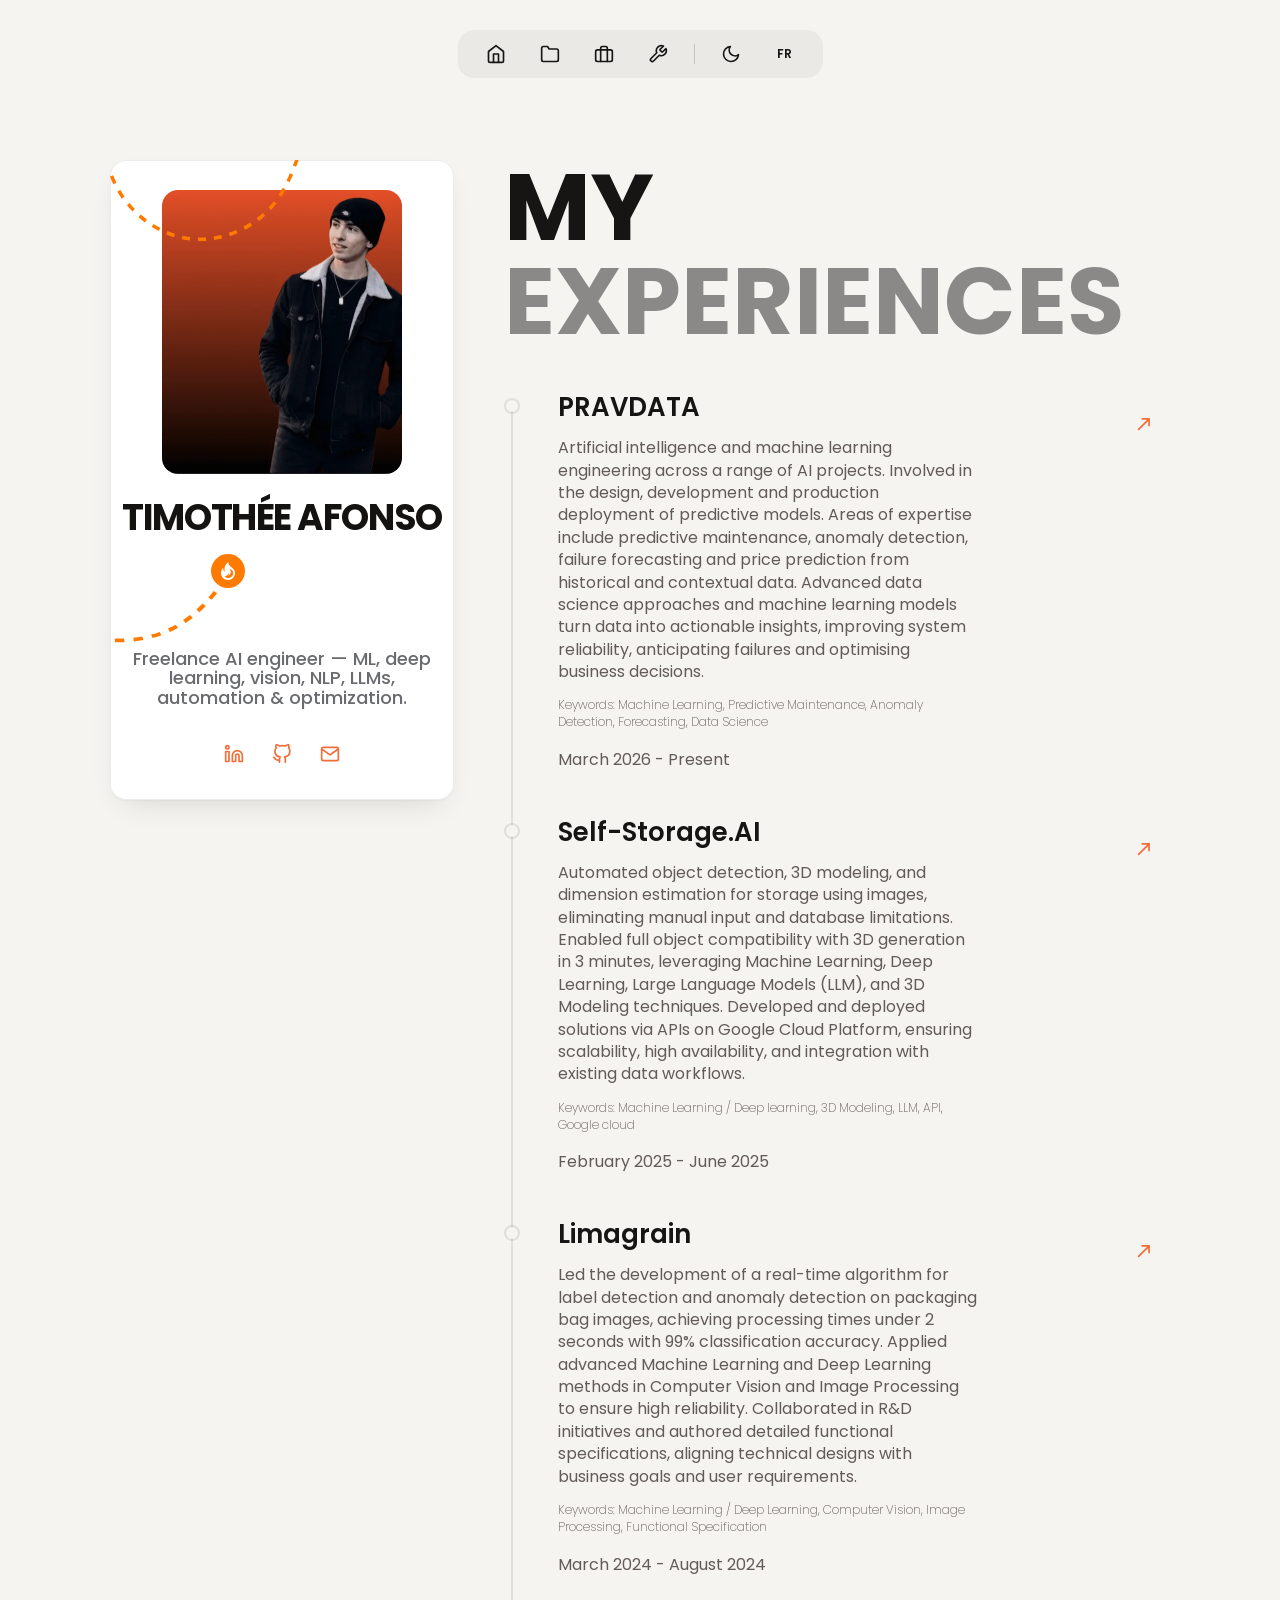
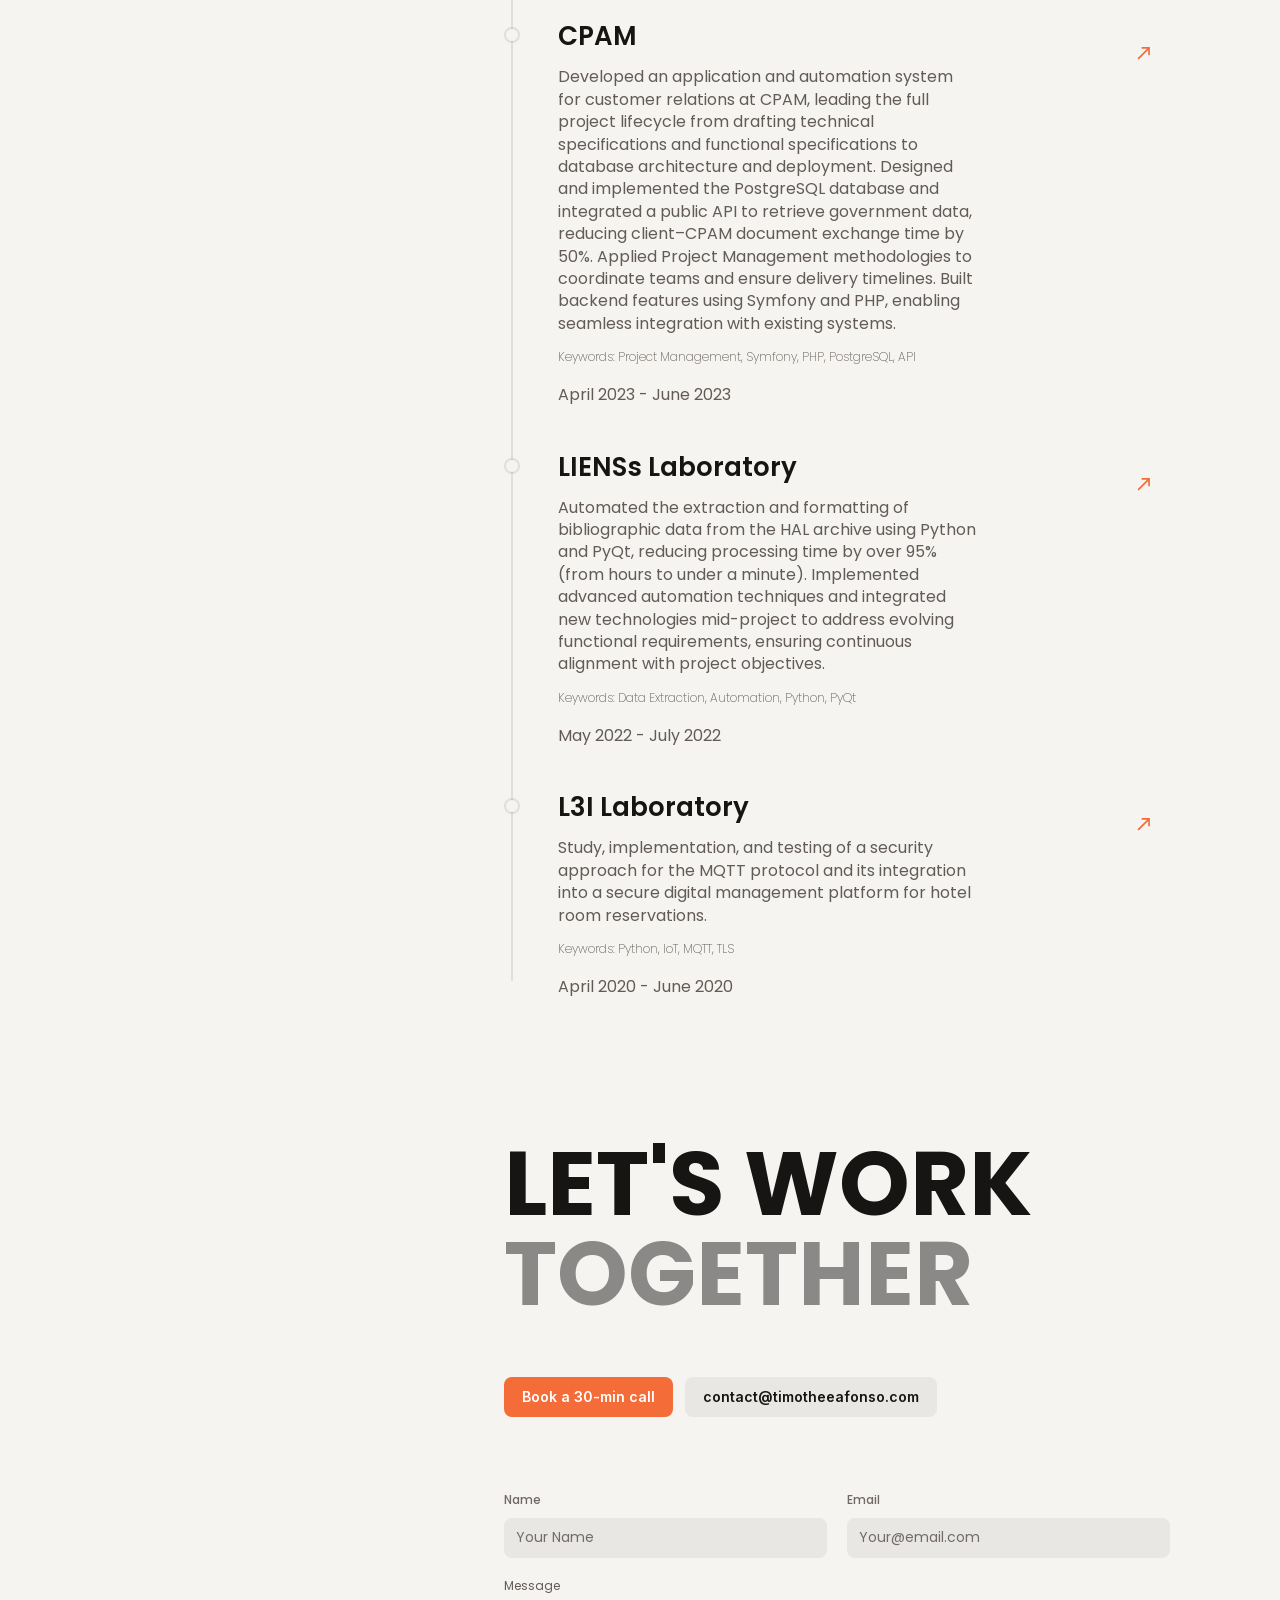
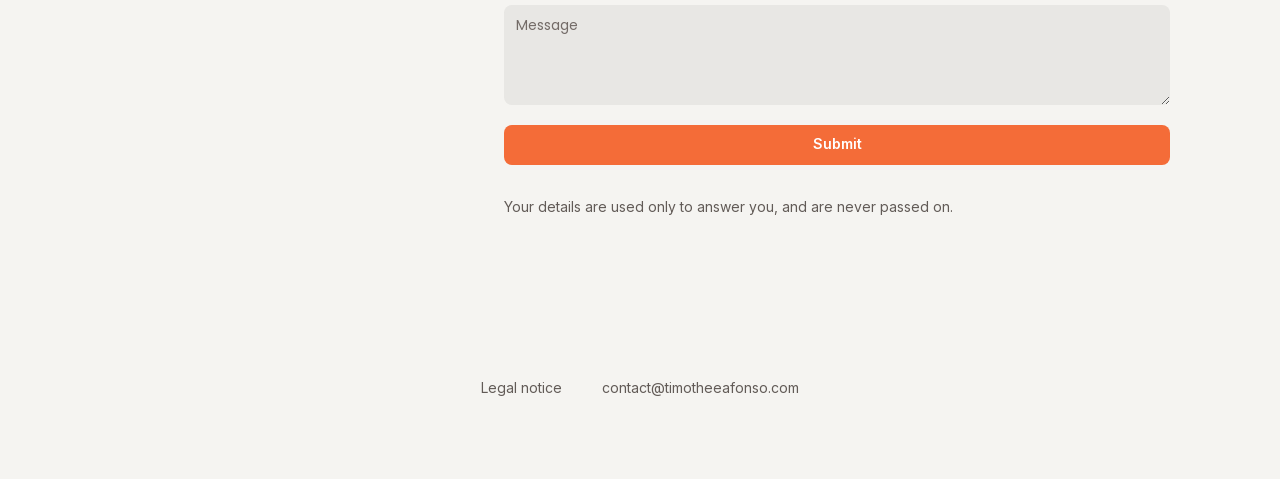
<file: experience.html>
<!DOCTYPE html>
<html lang="en">
<head>
<meta charset="utf-8">
<meta name="viewport" content="width=device-width, initial-scale=1">
<title>Experience — Freelance AI / ML Engineer | Timothée Afonso</title>
<meta name="description" content="Missions at Self-Storage.AI, Limagrain and CPAM — computer vision, LLMs and APIs deployed on Google Cloud. Freelance AI / ML engineer, working remotely.">
<link rel="canonical" href="https://timotheeafonso.com/experience.html">
<meta property="og:type" content="website">
<meta property="og:site_name" content="Timothée Afonso">
<meta property="og:url" content="https://timotheeafonso.com/experience.html">
<meta property="og:title" content="Experience — Freelance AI / ML Engineer | Timothée Afonso">
<meta property="og:description" content="Missions at Self-Storage.AI, Limagrain and CPAM — computer vision, LLMs and APIs deployed on Google Cloud. Freelance AI / ML engineer, working remotely.">
<meta property="og:image" content="https://timotheeafonso.com/assets/img/og-image.png">
<meta property="og:image:width" content="1200">
<meta property="og:image:height" content="630">
<meta property="og:image:alt" content="Timothée Afonso — freelance AI engineer">
<meta property="og:locale" content="en_US">
<meta property="og:locale:alternate" content="fr_FR">
<meta name="twitter:card" content="summary_large_image">
<meta name="twitter:title" content="Experience — Freelance AI / ML Engineer | Timothée Afonso">
<meta name="twitter:description" content="Missions at Self-Storage.AI, Limagrain and CPAM — computer vision, LLMs and APIs deployed on Google Cloud. Freelance AI / ML engineer, working remotely.">
<meta name="twitter:image" content="https://timotheeafonso.com/assets/img/og-image.png">
<link rel="icon" href="assets/img/favicon.png" sizes="48x48">
<link rel="apple-touch-icon" href="assets/img/apple-touch-icon.png">
<link rel="alternate" hreflang="en" href="https://timotheeafonso.com/experience.html">
<link rel="alternate" hreflang="fr" href="https://timotheeafonso.com/fr/experience.html">
<link rel="alternate" hreflang="x-default" href="https://timotheeafonso.com/experience.html">
<link rel="preload" href="assets/fonts/poppins-700-latin.woff2" as="font" type="font/woff2" crossorigin>
<link rel="stylesheet" href="assets/css/style.css">
<script>
/* Applique le thème avant le premier rendu pour éviter tout clignotement. */
(function(){try{var t=localStorage.getItem('theme');
if(t!=='light'&&t!=='dark'){t=window.matchMedia('(prefers-color-scheme: light)').matches?'light':'dark';}
document.documentElement.setAttribute('data-theme',t);}
catch(e){document.documentElement.setAttribute('data-theme','dark');}})();
</script>
<script type="application/ld+json">
{
  "@context": "https://schema.org",
  "@type": "Person",
  "@id": "https://timotheeafonso.com/#person",
  "name": "Timothée Afonso",
  "alternateName": "Timothee Afonso",
  "url": "https://timotheeafonso.com/",
  "image": "https://timotheeafonso.com/assets/img/profile.webp",
  "jobTitle": "Freelance AI / ML Engineer",
  "description": "Freelance AI / ML engineer. Machine learning and deep learning — feature engineering, prediction, computer vision, NLP and LLMs — taken to production. Remote-first.",
  "email": "mailto:contact@timotheeafonso.com",
  "address": {
    "@type": "PostalAddress",
    "addressCountry": "FR"
  },
  "knowsLanguage": [
    "fr",
    "en"
  ],
  "knowsAbout": [
    "Machine learning",
    "Deep learning",
    "Computer vision",
    "Natural language processing",
    "Large language models",
    "MLOps",
    "Python"
  ],
  "hasOccupation": {
    "@type": "Occupation",
    "name": "AI / ML Engineer",
    "occupationLocation": {
      "@type": "Country",
      "name": "France"
    }
  },
  "sameAs": [
    "https://www.linkedin.com/in/timothee-afonso",
    "https://github.com/timotheeafonso"
  ]
}
</script>
</head>
<body>
<div class="page page--sub">
  <div class="nav-wrap">
    <nav class="nav" aria-label="Home">
      <a href="index.html" title="Home" aria-label="Home"><svg viewBox="0 0 24 24" fill="none" stroke="currentColor" stroke-width="2" stroke-linecap="round" stroke-linejoin="round" aria-hidden="true"><path d="M3 9l9-7 9 7v11a2 2 0 0 1-2 2H5a2 2 0 0 1-2-2z"/><polyline points="9 22 9 12 15 12 15 22"/></svg></a>
      <a href="projects.html" title="Projects" aria-label="Projects"><svg viewBox="0 0 24 24" fill="none" stroke="currentColor" stroke-width="2" stroke-linecap="round" stroke-linejoin="round" aria-hidden="true"><path d="M22 19a2 2 0 0 1-2 2H4a2 2 0 0 1-2-2V5a2 2 0 0 1 2-2h5l2 3h9a2 2 0 0 1 2 2z"/></svg></a>
      <a href="experience.html" title="Experiences" aria-label="Experiences" aria-current="page"><svg viewBox="0 0 24 24" fill="none" stroke="currentColor" stroke-width="2" stroke-linecap="round" stroke-linejoin="round" aria-hidden="true"><rect x="2" y="7" width="20" height="14" rx="2" ry="2"/><path d="M16 21V5a2 2 0 0 0-2-2h-4a2 2 0 0 0-2 2v16"/></svg></a>
      <a href="skill.html" title="Skills" aria-label="Skills"><svg viewBox="0 0 24 24" fill="none" stroke="currentColor" stroke-width="2" stroke-linecap="round" stroke-linejoin="round" aria-hidden="true"><path d="M14.7 6.3a1 1 0 0 0 0 1.4l1.6 1.6a1 1 0 0 0 1.4 0l3.77-3.77a6 6 0 0 1-7.94 7.94l-6.91 6.91a2.12 2.12 0 0 1-3-3l6.91-6.91a6 6 0 0 1 7.94-7.94l-3.76 3.76z"/></svg></a>
      <span class="nav__sep" aria-hidden="true"></span>
      <button class="nav__theme" type="button" title="Theme"><svg class="icon-sun" viewBox="0 0 24 24" fill="none" stroke="currentColor" stroke-width="2" stroke-linecap="round" stroke-linejoin="round" aria-hidden="true"><circle cx="12" cy="12" r="5"/><line x1="12" y1="1" x2="12" y2="3"/><line x1="12" y1="21" x2="12" y2="23"/><line x1="4.22" y1="4.22" x2="5.64" y2="5.64"/><line x1="18.36" y1="18.36" x2="19.78" y2="19.78"/><line x1="1" y1="12" x2="3" y2="12"/><line x1="21" y1="12" x2="23" y2="12"/><line x1="4.22" y1="19.78" x2="5.64" y2="18.36"/><line x1="18.36" y1="5.64" x2="19.78" y2="4.22"/></svg><svg class="icon-moon" viewBox="0 0 24 24" fill="none" stroke="currentColor" stroke-width="2" stroke-linecap="round" stroke-linejoin="round" aria-hidden="true"><path d="M21 12.79A9 9 0 1 1 11.21 3 7 7 0 0 0 21 12.79z"/></svg></button>
      <a class="nav__lang" href="fr/experience.html" hreflang="fr" lang="fr" title="Voir en français" aria-label="Voir en français">FR</a>
    </nav>
  </div>
  <div class="wrapper">
    <div class="container">
      <aside class="left">
        <div class="profile">
          <span class="profile__arc-top" aria-hidden="true"></span>
          <span class="profile__arc-bottom" aria-hidden="true"></span>
          <img class="profile__photo" src="assets/img/profile.webp" alt="Timothée Afonso" width="240" height="284">
          <div class="profile__bio">
            <p class="profile__name">TIMOTHÉE AFONSO</p>
            <div class="profile__foot">
              <p class="profile__tagline">Freelance AI engineer — ML, deep learning, vision, NLP, LLMs, automation &amp; optimization.</p>
              <div class="profile__social">
                <a href="https://www.linkedin.com/in/timothee-afonso" target="_blank" rel="noopener" title="LinkedIn" aria-label="LinkedIn" style="color:var(--orange)"><svg viewBox="0 0 24 24" fill="none" stroke="currentColor" stroke-width="2" stroke-linecap="round" stroke-linejoin="round" aria-hidden="true"><path d="M16 8a6 6 0 0 1 6 6v7h-4v-7a2 2 0 0 0-2-2 2 2 0 0 0-2 2v7h-4v-7a6 6 0 0 1 6-6z"/><rect x="2" y="9" width="4" height="12"/><circle cx="4" cy="4" r="2"/></svg></a>
                <a href="https://github.com/timotheeafonso" target="_blank" rel="noopener" title="GitHub" aria-label="GitHub" style="color:var(--orange)"><svg viewBox="0 0 24 24" fill="none" stroke="currentColor" stroke-width="2" stroke-linecap="round" stroke-linejoin="round" aria-hidden="true"><path d="M9 19c-5 1.5-5-2.5-7-3m14 6v-3.87a3.37 3.37 0 0 0-.94-2.61c3.14-.35 6.44-1.54 6.44-7A5.44 5.44 0 0 0 20 4.77 5.07 5.07 0 0 0 19.91 1S18.73.65 16 2.48a13.38 13.38 0 0 0-7 0C6.27.65 5.09 1 5.09 1A5.07 5.07 0 0 0 5 4.77a5.44 5.44 0 0 0-1.5 3.78c0 5.42 3.3 6.61 6.44 7A3.37 3.37 0 0 0 9 18.13V22"/></svg></a>
                <a href="mailto:contact@timotheeafonso.com" title="Email" aria-label="Email" style="color:var(--orange)"><svg viewBox="0 0 24 24" fill="none" stroke="currentColor" stroke-width="2" stroke-linecap="round" stroke-linejoin="round" aria-hidden="true"><path d="M4 4h16c1.1 0 2 .9 2 2v12c0 1.1-.9 2-2 2H4c-1.1 0-2-.9-2-2V6c0-1.1.9-2 2-2z"/><polyline points="22,6 12,13 2,6"/></svg></a>
              </div>
            </div>
          </div>
        </div>
      </aside>
      <main class="right">
        <section class="section section--first">
          <h1 class="title title--hero">MY<br><span>EXPERIENCES</span></h1>
          <div class="list list--timeline">
          <span class="timeline__fill" aria-hidden="true"></span>
          <a class="entry entry--experience" href="https://www.pravdata.fr" target="_blank" rel="noopener">
            <span class="arrow" aria-hidden="true"><svg viewBox="0 0 24 24" aria-hidden="true"><path d="M15 5l-1.41 1.41L18.17 11H2v2h16.17l-4.59 4.59L15 19l7-7-7-7z"/></svg></span>
            <div class="entry__details">
              <h3 class="entry__name">PRAVDATA</h3>
              <p class="entry__sub">Artificial intelligence and machine learning engineering across a range of AI projects. Involved in the design, development and production deployment of predictive models. Areas of expertise include predictive maintenance, anomaly detection, failure forecasting and price prediction from historical and contextual data. Advanced data science approaches and machine learning models turn data into actionable insights, improving system reliability, anticipating failures and optimising business decisions.</p>
              <p class="entry__keywords">Keywords: Machine Learning, Predictive Maintenance, Anomaly Detection, Forecasting, Data Science</p>
            </div>
            <div class="entry__meta"><span>March 2026 - Present</span></div>
          </a>
          <a class="entry entry--experience" href="https://www.self-storage.ai/en-ca" target="_blank" rel="noopener">
            <span class="arrow" aria-hidden="true"><svg viewBox="0 0 24 24" aria-hidden="true"><path d="M15 5l-1.41 1.41L18.17 11H2v2h16.17l-4.59 4.59L15 19l7-7-7-7z"/></svg></span>
            <div class="entry__details">
              <h3 class="entry__name">Self-Storage.AI</h3>
              <p class="entry__sub">Automated object detection, 3D modeling, and dimension estimation for storage using images, eliminating manual input and database limitations. Enabled full object compatibility with 3D generation in 3 minutes, leveraging Machine Learning, Deep Learning, Large Language Models (LLM), and 3D Modeling techniques. Developed and deployed solutions via APIs on Google Cloud Platform, ensuring scalability, high availability, and integration with existing data workflows.</p>
              <p class="entry__keywords">Keywords: Machine Learning / Deep learning, 3D Modeling, LLM, API, Google cloud</p>
            </div>
            <div class="entry__meta"><span>February 2025 - June 2025</span></div>
          </a>
          <a class="entry entry--experience" href="https://www.limagrain.com" target="_blank" rel="noopener">
            <span class="arrow" aria-hidden="true"><svg viewBox="0 0 24 24" aria-hidden="true"><path d="M15 5l-1.41 1.41L18.17 11H2v2h16.17l-4.59 4.59L15 19l7-7-7-7z"/></svg></span>
            <div class="entry__details">
              <h3 class="entry__name">Limagrain</h3>
              <p class="entry__sub">Led the development of a real-time algorithm for label detection and anomaly detection on packaging bag images, achieving processing times under 2 seconds with 99% classification accuracy. Applied advanced Machine Learning and Deep Learning methods in Computer Vision and Image Processing to ensure high reliability. Collaborated in R&amp;D initiatives and authored detailed functional specifications, aligning technical designs with business goals and user requirements.</p>
              <p class="entry__keywords">Keywords: Machine Learning / Deep Learning, Computer Vision, Image Processing, Functional Specification</p>
            </div>
            <div class="entry__meta"><span>March 2024 - August 2024</span></div>
          </a>
          <a class="entry entry--experience" href="https://www.ameli.fr/vendee/assure" target="_blank" rel="noopener">
            <span class="arrow" aria-hidden="true"><svg viewBox="0 0 24 24" aria-hidden="true"><path d="M15 5l-1.41 1.41L18.17 11H2v2h16.17l-4.59 4.59L15 19l7-7-7-7z"/></svg></span>
            <div class="entry__details">
              <h3 class="entry__name">CPAM</h3>
              <p class="entry__sub">Developed an application and automation system for customer relations at CPAM, leading the full project lifecycle from drafting technical specifications and functional specifications to database architecture and deployment. Designed and implemented the PostgreSQL database and integrated a public API to retrieve government data, reducing client–CPAM document exchange time by 50%. Applied Project Management methodologies to coordinate teams and ensure delivery timelines. Built backend features using Symfony and PHP, enabling seamless integration with existing systems.</p>
              <p class="entry__keywords">Keywords: Project Management, Symfony, PHP, PostgreSQL, API</p>
            </div>
            <div class="entry__meta"><span>April 2023 - June 2023</span></div>
          </a>
          <a class="entry entry--experience" href="https://lienss.univ-larochelle.fr/" target="_blank" rel="noopener">
            <span class="arrow" aria-hidden="true"><svg viewBox="0 0 24 24" aria-hidden="true"><path d="M15 5l-1.41 1.41L18.17 11H2v2h16.17l-4.59 4.59L15 19l7-7-7-7z"/></svg></span>
            <div class="entry__details">
              <h3 class="entry__name">LIENSs Laboratory</h3>
              <p class="entry__sub">Automated the extraction and formatting of bibliographic data from the HAL archive using Python and PyQt, reducing processing time by over 95% (from hours to under a minute). Implemented advanced automation techniques and integrated new technologies mid-project to address evolving functional requirements, ensuring continuous alignment with project objectives.</p>
              <p class="entry__keywords">Keywords: Data Extraction, Automation, Python, PyQt</p>
            </div>
            <div class="entry__meta"><span>May 2022 - July 2022</span></div>
          </a>
          <a class="entry entry--experience" href="https://l3i.univ-larochelle.fr/" target="_blank" rel="noopener">
            <span class="arrow" aria-hidden="true"><svg viewBox="0 0 24 24" aria-hidden="true"><path d="M15 5l-1.41 1.41L18.17 11H2v2h16.17l-4.59 4.59L15 19l7-7-7-7z"/></svg></span>
            <div class="entry__details">
              <h3 class="entry__name">L3I Laboratory</h3>
              <p class="entry__sub">Study, implementation, and testing of a security approach for the MQTT protocol and its integration into a secure digital management platform for hotel room reservations.</p>
              <p class="entry__keywords">Keywords: Python, IoT, MQTT, TLS</p>
            </div>
            <div class="entry__meta"><span>April 2020 - June 2020</span></div>
          </a>
          </div>
        </section>
        <section class="section section--contact reveal">
          <h2 class="title">LET&#39;S WORK<br><span>TOGETHER</span></h2>
          <div class="about__links contact__direct">
            <a class="about__link about__link--accent" href="https://cal.com/timothee-afonso" target="_blank" rel="noopener">Book a 30-min call</a>
            <a class="about__link" href="mailto:contact@timotheeafonso.com">contact@timotheeafonso.com</a>
          </div>
          <form class="form" action="https://formspree.io/f/xljewzve" method="POST" novalidate>
            <input type="text" name="_gotcha" value="" tabindex="-1" autocomplete="off" aria-hidden="true" style="position:absolute;left:-9999px;height:0;width:0;opacity:0;" />
            <div class="form__row">
              <label class="form__field">
                <span class="form__label">Name</span>
                <span class="form__control"><input type="text" name="name" placeholder="Your Name" autocomplete="name"></span>
              </label>
              <label class="form__field">
                <span class="form__label">Email</span>
                <span class="form__control"><input type="email" name="email" placeholder="Your@email.com" autocomplete="email"></span>
              </label>
            </div>
            <label class="form__field">
              <span class="form__label form__label--message">Message</span>
              <span class="form__control"><textarea name="message" placeholder="Message"></textarea></span>
            </label>
            <button class="form__submit" type="submit">Submit</button>
            <p class="form__note">Your details are used only to answer you, and are never passed on.</p>
            <p class="form__status" role="status"></p>
          </form>
        </section>
      </main>
    </div>
  </div>
  <footer class="footer">
    <div class="footer__links">
      <a href="legal.html">Legal notice</a>
      <a href="mailto:contact@timotheeafonso.com">contact@timotheeafonso.com</a>
    </div>
  </footer>
</div>
<script src="assets/js/main.js"></script>
</body>
</html>
</file>
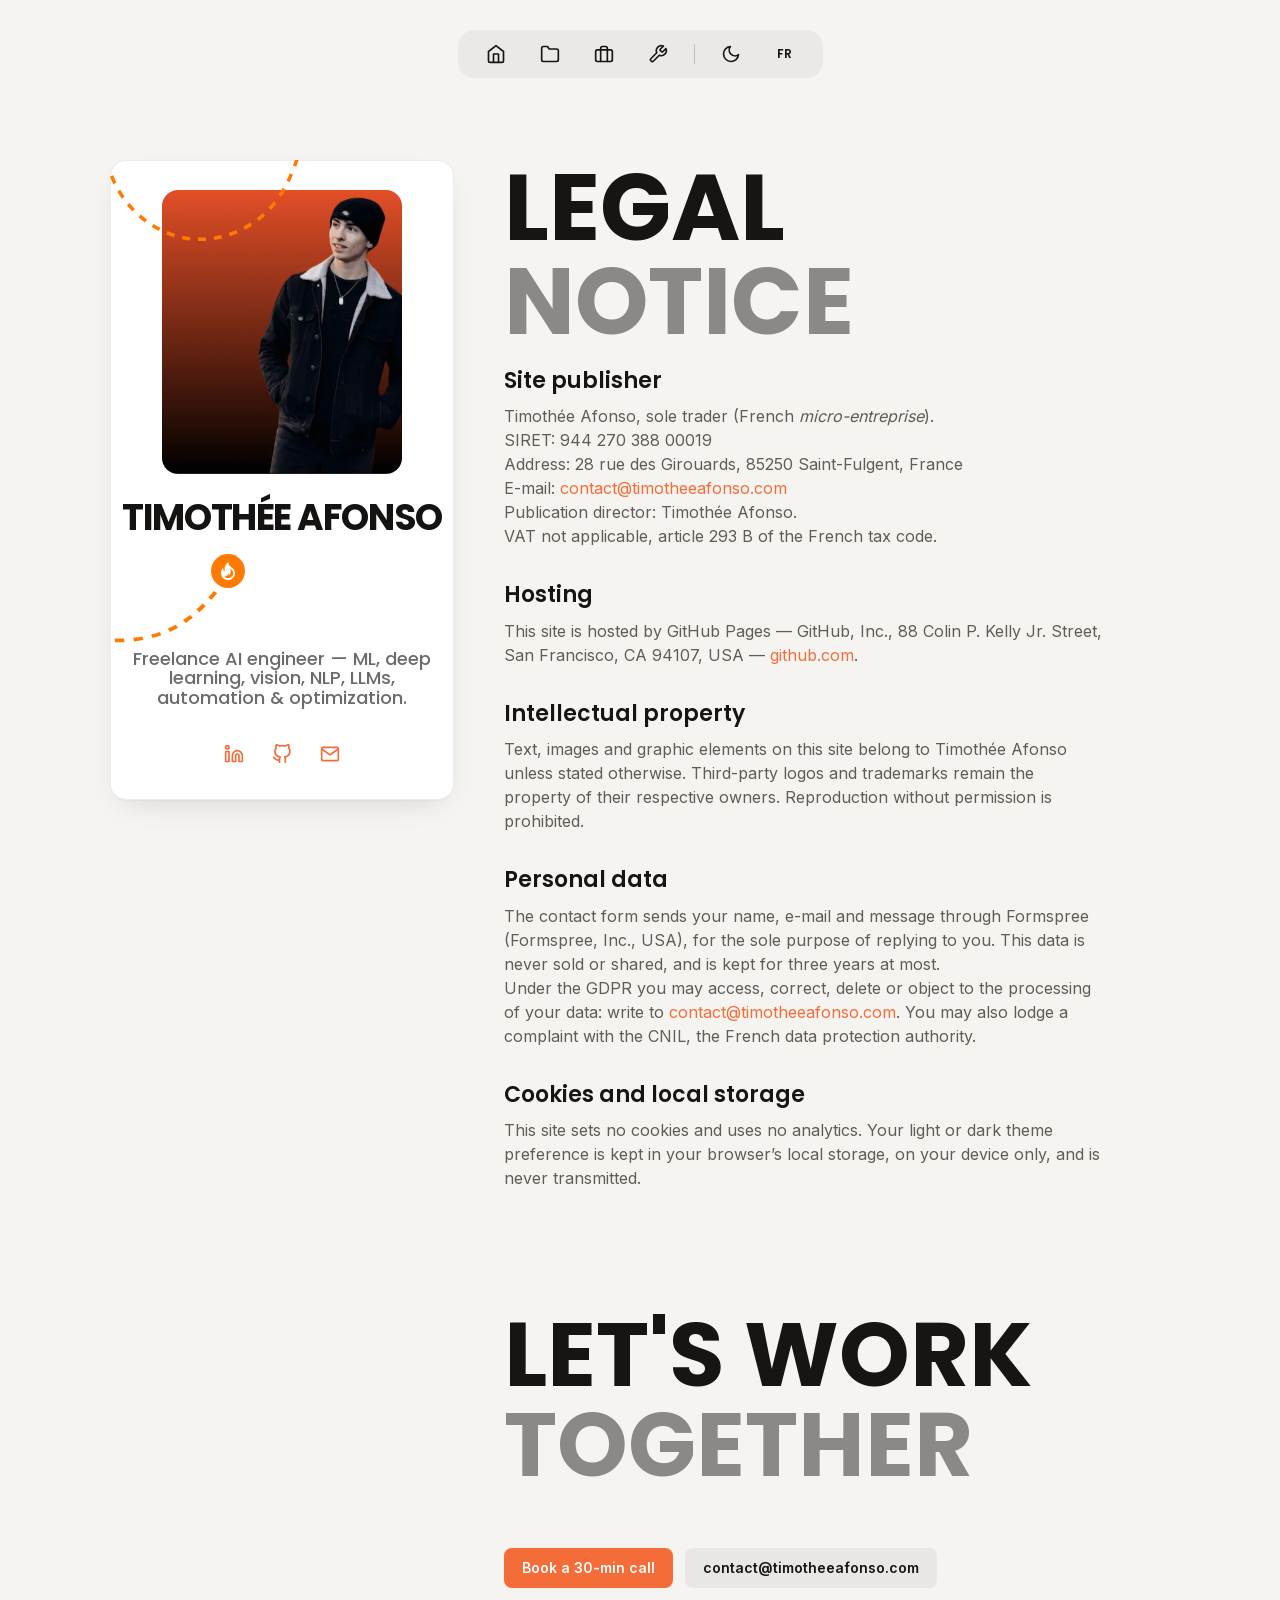
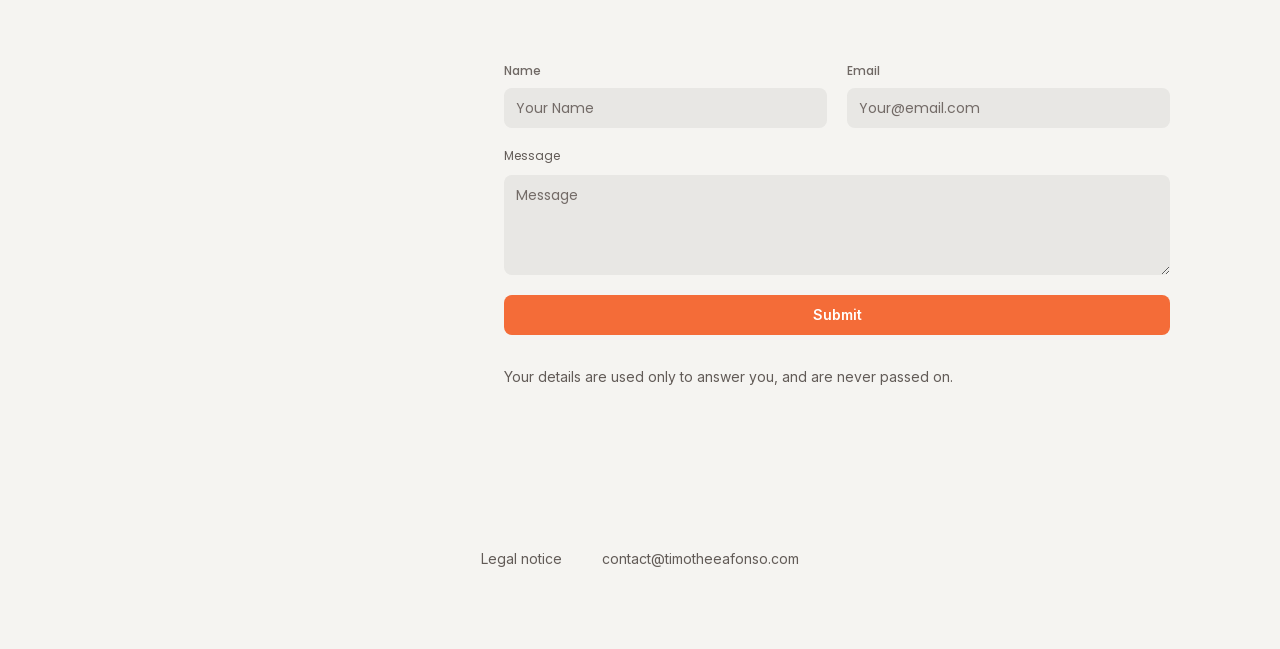
<file: legal.html>
<!DOCTYPE html>
<html lang="en">
<head>
<meta charset="utf-8">
<meta name="viewport" content="width=device-width, initial-scale=1">
<title>Legal notice — Timothée Afonso</title>
<meta name="description" content="Legal notice for Timothée Afonso’s site, freelance AI / ML engineer: publisher, hosting, intellectual property, personal data and cookies.">
<link rel="canonical" href="https://timotheeafonso.com/legal.html">
<meta property="og:type" content="website">
<meta property="og:site_name" content="Timothée Afonso">
<meta property="og:url" content="https://timotheeafonso.com/legal.html">
<meta property="og:title" content="Legal notice — Timothée Afonso">
<meta property="og:description" content="Legal notice for Timothée Afonso’s site, freelance AI / ML engineer: publisher, hosting, intellectual property, personal data and cookies.">
<meta property="og:image" content="https://timotheeafonso.com/assets/img/og-image.png">
<meta property="og:image:width" content="1200">
<meta property="og:image:height" content="630">
<meta property="og:image:alt" content="Timothée Afonso — freelance AI engineer">
<meta property="og:locale" content="en_US">
<meta property="og:locale:alternate" content="fr_FR">
<meta name="twitter:card" content="summary_large_image">
<meta name="twitter:title" content="Legal notice — Timothée Afonso">
<meta name="twitter:description" content="Legal notice for Timothée Afonso’s site, freelance AI / ML engineer: publisher, hosting, intellectual property, personal data and cookies.">
<meta name="twitter:image" content="https://timotheeafonso.com/assets/img/og-image.png">
<link rel="icon" href="assets/img/favicon.png" sizes="48x48">
<link rel="apple-touch-icon" href="assets/img/apple-touch-icon.png">
<link rel="alternate" hreflang="en" href="https://timotheeafonso.com/legal.html">
<link rel="alternate" hreflang="fr" href="https://timotheeafonso.com/fr/mentions-legales.html">
<link rel="alternate" hreflang="x-default" href="https://timotheeafonso.com/legal.html">
<link rel="preload" href="assets/fonts/poppins-700-latin.woff2" as="font" type="font/woff2" crossorigin>
<link rel="stylesheet" href="assets/css/style.css">
<script>
/* Applique le thème avant le premier rendu pour éviter tout clignotement. */
(function(){try{var t=localStorage.getItem('theme');
if(t!=='light'&&t!=='dark'){t=window.matchMedia('(prefers-color-scheme: light)').matches?'light':'dark';}
document.documentElement.setAttribute('data-theme',t);}
catch(e){document.documentElement.setAttribute('data-theme','dark');}})();
</script>
<script type="application/ld+json">
{
  "@context": "https://schema.org",
  "@type": "Person",
  "@id": "https://timotheeafonso.com/#person",
  "name": "Timothée Afonso",
  "alternateName": "Timothee Afonso",
  "url": "https://timotheeafonso.com/",
  "image": "https://timotheeafonso.com/assets/img/profile.webp",
  "jobTitle": "Freelance AI / ML Engineer",
  "description": "Freelance AI / ML engineer. Machine learning and deep learning — feature engineering, prediction, computer vision, NLP and LLMs — taken to production. Remote-first.",
  "email": "mailto:contact@timotheeafonso.com",
  "address": {
    "@type": "PostalAddress",
    "addressCountry": "FR"
  },
  "knowsLanguage": [
    "fr",
    "en"
  ],
  "knowsAbout": [
    "Machine learning",
    "Deep learning",
    "Computer vision",
    "Natural language processing",
    "Large language models",
    "MLOps",
    "Python"
  ],
  "hasOccupation": {
    "@type": "Occupation",
    "name": "AI / ML Engineer",
    "occupationLocation": {
      "@type": "Country",
      "name": "France"
    }
  },
  "sameAs": [
    "https://www.linkedin.com/in/timothee-afonso",
    "https://github.com/timotheeafonso"
  ]
}
</script>
</head>
<body>
<div class="page page--sub">
  <div class="nav-wrap">
    <nav class="nav" aria-label="Home">
      <a href="index.html" title="Home" aria-label="Home"><svg viewBox="0 0 24 24" fill="none" stroke="currentColor" stroke-width="2" stroke-linecap="round" stroke-linejoin="round" aria-hidden="true"><path d="M3 9l9-7 9 7v11a2 2 0 0 1-2 2H5a2 2 0 0 1-2-2z"/><polyline points="9 22 9 12 15 12 15 22"/></svg></a>
      <a href="projects.html" title="Projects" aria-label="Projects"><svg viewBox="0 0 24 24" fill="none" stroke="currentColor" stroke-width="2" stroke-linecap="round" stroke-linejoin="round" aria-hidden="true"><path d="M22 19a2 2 0 0 1-2 2H4a2 2 0 0 1-2-2V5a2 2 0 0 1 2-2h5l2 3h9a2 2 0 0 1 2 2z"/></svg></a>
      <a href="experience.html" title="Experiences" aria-label="Experiences"><svg viewBox="0 0 24 24" fill="none" stroke="currentColor" stroke-width="2" stroke-linecap="round" stroke-linejoin="round" aria-hidden="true"><rect x="2" y="7" width="20" height="14" rx="2" ry="2"/><path d="M16 21V5a2 2 0 0 0-2-2h-4a2 2 0 0 0-2 2v16"/></svg></a>
      <a href="skill.html" title="Skills" aria-label="Skills"><svg viewBox="0 0 24 24" fill="none" stroke="currentColor" stroke-width="2" stroke-linecap="round" stroke-linejoin="round" aria-hidden="true"><path d="M14.7 6.3a1 1 0 0 0 0 1.4l1.6 1.6a1 1 0 0 0 1.4 0l3.77-3.77a6 6 0 0 1-7.94 7.94l-6.91 6.91a2.12 2.12 0 0 1-3-3l6.91-6.91a6 6 0 0 1 7.94-7.94l-3.76 3.76z"/></svg></a>
      <span class="nav__sep" aria-hidden="true"></span>
      <button class="nav__theme" type="button" title="Theme"><svg class="icon-sun" viewBox="0 0 24 24" fill="none" stroke="currentColor" stroke-width="2" stroke-linecap="round" stroke-linejoin="round" aria-hidden="true"><circle cx="12" cy="12" r="5"/><line x1="12" y1="1" x2="12" y2="3"/><line x1="12" y1="21" x2="12" y2="23"/><line x1="4.22" y1="4.22" x2="5.64" y2="5.64"/><line x1="18.36" y1="18.36" x2="19.78" y2="19.78"/><line x1="1" y1="12" x2="3" y2="12"/><line x1="21" y1="12" x2="23" y2="12"/><line x1="4.22" y1="19.78" x2="5.64" y2="18.36"/><line x1="18.36" y1="5.64" x2="19.78" y2="4.22"/></svg><svg class="icon-moon" viewBox="0 0 24 24" fill="none" stroke="currentColor" stroke-width="2" stroke-linecap="round" stroke-linejoin="round" aria-hidden="true"><path d="M21 12.79A9 9 0 1 1 11.21 3 7 7 0 0 0 21 12.79z"/></svg></button>
      <a class="nav__lang" href="fr/mentions-legales.html" hreflang="fr" lang="fr" title="Voir en français" aria-label="Voir en français">FR</a>
    </nav>
  </div>
  <div class="wrapper">
    <div class="container">
      <aside class="left">
        <div class="profile">
          <span class="profile__arc-top" aria-hidden="true"></span>
          <span class="profile__arc-bottom" aria-hidden="true"></span>
          <img class="profile__photo" src="assets/img/profile.webp" alt="Timothée Afonso" width="240" height="284">
          <div class="profile__bio">
            <p class="profile__name">TIMOTHÉE AFONSO</p>
            <div class="profile__foot">
              <p class="profile__tagline">Freelance AI engineer — ML, deep learning, vision, NLP, LLMs, automation &amp; optimization.</p>
              <div class="profile__social">
                <a href="https://www.linkedin.com/in/timothee-afonso" target="_blank" rel="noopener" title="LinkedIn" aria-label="LinkedIn" style="color:var(--orange)"><svg viewBox="0 0 24 24" fill="none" stroke="currentColor" stroke-width="2" stroke-linecap="round" stroke-linejoin="round" aria-hidden="true"><path d="M16 8a6 6 0 0 1 6 6v7h-4v-7a2 2 0 0 0-2-2 2 2 0 0 0-2 2v7h-4v-7a6 6 0 0 1 6-6z"/><rect x="2" y="9" width="4" height="12"/><circle cx="4" cy="4" r="2"/></svg></a>
                <a href="https://github.com/timotheeafonso" target="_blank" rel="noopener" title="GitHub" aria-label="GitHub" style="color:var(--orange)"><svg viewBox="0 0 24 24" fill="none" stroke="currentColor" stroke-width="2" stroke-linecap="round" stroke-linejoin="round" aria-hidden="true"><path d="M9 19c-5 1.5-5-2.5-7-3m14 6v-3.87a3.37 3.37 0 0 0-.94-2.61c3.14-.35 6.44-1.54 6.44-7A5.44 5.44 0 0 0 20 4.77 5.07 5.07 0 0 0 19.91 1S18.73.65 16 2.48a13.38 13.38 0 0 0-7 0C6.27.65 5.09 1 5.09 1A5.07 5.07 0 0 0 5 4.77a5.44 5.44 0 0 0-1.5 3.78c0 5.42 3.3 6.61 6.44 7A3.37 3.37 0 0 0 9 18.13V22"/></svg></a>
                <a href="mailto:contact@timotheeafonso.com" title="Email" aria-label="Email" style="color:var(--orange)"><svg viewBox="0 0 24 24" fill="none" stroke="currentColor" stroke-width="2" stroke-linecap="round" stroke-linejoin="round" aria-hidden="true"><path d="M4 4h16c1.1 0 2 .9 2 2v12c0 1.1-.9 2-2 2H4c-1.1 0-2-.9-2-2V6c0-1.1.9-2 2-2z"/><polyline points="22,6 12,13 2,6"/></svg></a>
              </div>
            </div>
          </div>
        </div>
      </aside>
      <main class="right">
        <section class="section section--first">
          <h1 class="title title--hero">LEGAL<br><span>NOTICE</span></h1>
          <div class="legal">
            <article class="legal__block">
              <h2 class="legal__title">Site publisher</h2>
              <p class="legal__text">Timothée Afonso, sole trader (French <i>micro-entreprise</i>).<br>SIRET: 944 270 388 00019<br>Address: 28 rue des Girouards, 85250 Saint-Fulgent, France<br>E-mail: <a href="mailto:contact@timotheeafonso.com">contact@timotheeafonso.com</a><br>Publication director: Timothée Afonso.<br>VAT not applicable, article 293 B of the French tax code.</p>
            </article>
            <article class="legal__block">
              <h2 class="legal__title">Hosting</h2>
              <p class="legal__text">This site is hosted by GitHub Pages — GitHub, Inc., 88 Colin P. Kelly Jr. Street, San Francisco, CA 94107, USA — <a href="https://github.com" target="_blank" rel="noopener">github.com</a>.</p>
            </article>
            <article class="legal__block">
              <h2 class="legal__title">Intellectual property</h2>
              <p class="legal__text">Text, images and graphic elements on this site belong to Timothée Afonso unless stated otherwise. Third-party logos and trademarks remain the property of their respective owners. Reproduction without permission is prohibited.</p>
            </article>
            <article class="legal__block">
              <h2 class="legal__title">Personal data</h2>
              <p class="legal__text">The contact form sends your name, e-mail and message through Formspree (Formspree, Inc., USA), for the sole purpose of replying to you. This data is never sold or shared, and is kept for three years at most.<br>Under the GDPR you may access, correct, delete or object to the processing of your data: write to <a href="mailto:contact@timotheeafonso.com">contact@timotheeafonso.com</a>. You may also lodge a complaint with the CNIL, the French data protection authority.</p>
            </article>
            <article class="legal__block">
              <h2 class="legal__title">Cookies and local storage</h2>
              <p class="legal__text">This site sets no cookies and uses no analytics. Your light or dark theme preference is kept in your browser’s local storage, on your device only, and is never transmitted.</p>
            </article>
          </div>
        </section>
        <section class="section section--contact reveal">
          <h2 class="title">LET&#39;S WORK<br><span>TOGETHER</span></h2>
          <div class="about__links contact__direct">
            <a class="about__link about__link--accent" href="https://cal.com/timothee-afonso" target="_blank" rel="noopener">Book a 30-min call</a>
            <a class="about__link" href="mailto:contact@timotheeafonso.com">contact@timotheeafonso.com</a>
          </div>
          <form class="form" action="https://formspree.io/f/xljewzve" method="POST" novalidate>
            <input type="text" name="_gotcha" value="" tabindex="-1" autocomplete="off" aria-hidden="true" style="position:absolute;left:-9999px;height:0;width:0;opacity:0;" />
            <div class="form__row">
              <label class="form__field">
                <span class="form__label">Name</span>
                <span class="form__control"><input type="text" name="name" placeholder="Your Name" autocomplete="name"></span>
              </label>
              <label class="form__field">
                <span class="form__label">Email</span>
                <span class="form__control"><input type="email" name="email" placeholder="Your@email.com" autocomplete="email"></span>
              </label>
            </div>
            <label class="form__field">
              <span class="form__label form__label--message">Message</span>
              <span class="form__control"><textarea name="message" placeholder="Message"></textarea></span>
            </label>
            <button class="form__submit" type="submit">Submit</button>
            <p class="form__note">Your details are used only to answer you, and are never passed on.</p>
            <p class="form__status" role="status"></p>
          </form>
        </section>
      </main>
    </div>
  </div>
  <footer class="footer">
    <div class="footer__links">
      <a href="legal.html">Legal notice</a>
      <a href="mailto:contact@timotheeafonso.com">contact@timotheeafonso.com</a>
    </div>
  </footer>
</div>
<script src="assets/js/main.js"></script>
</body>
</html>
</file>
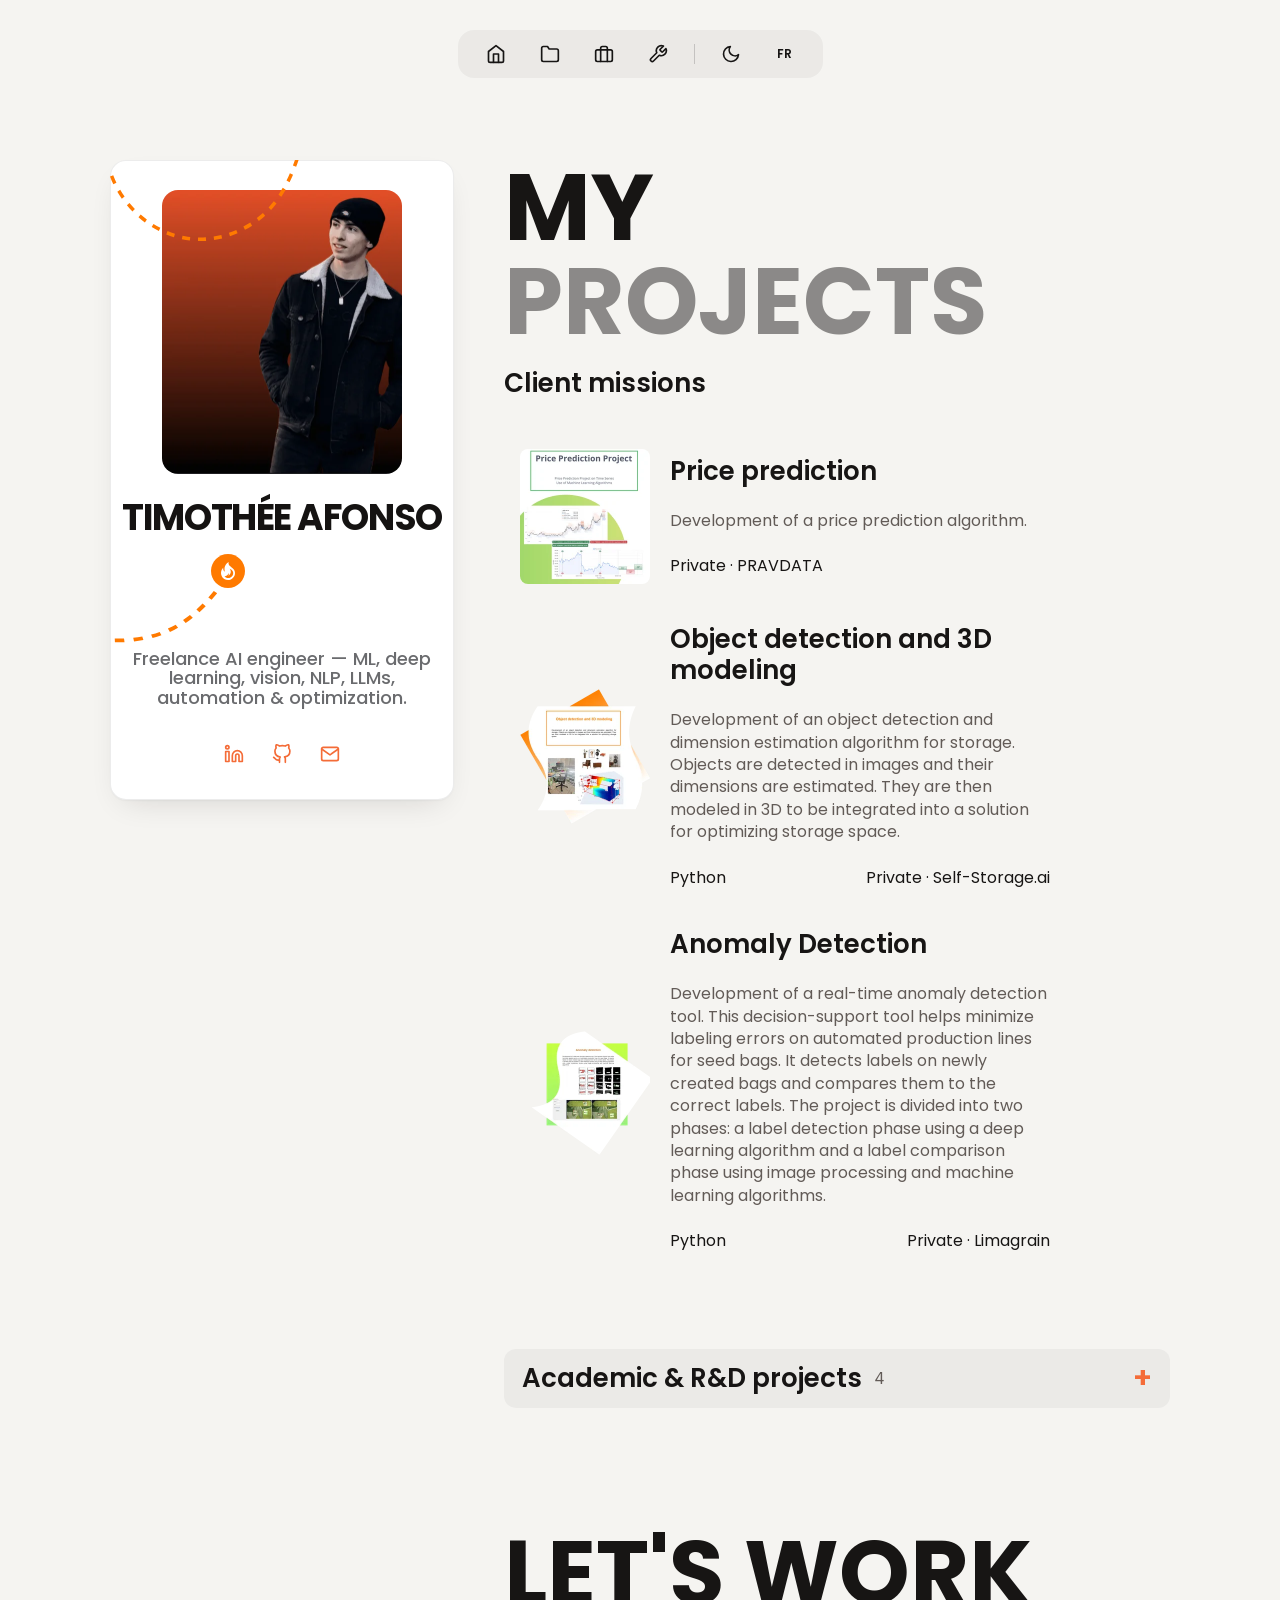
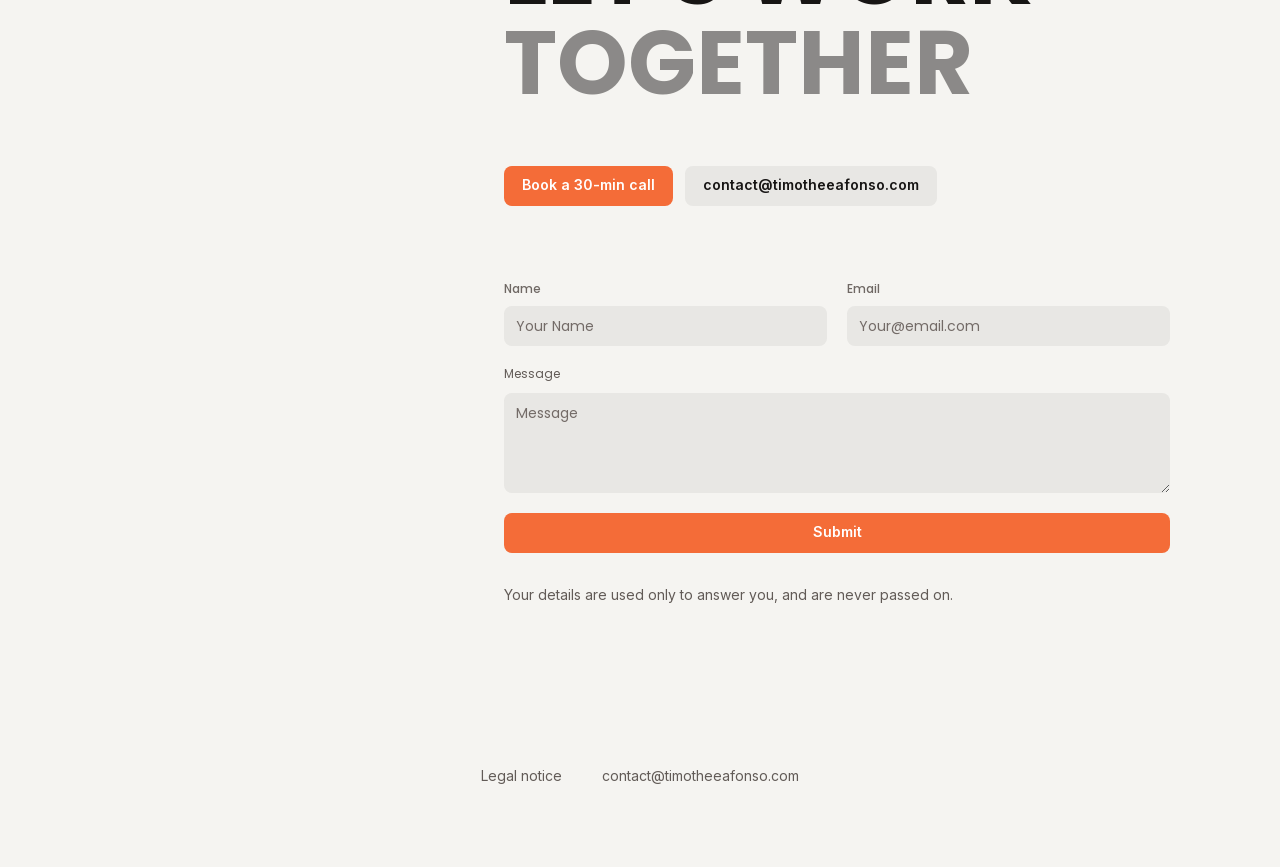
<file: projects.html>
<!DOCTYPE html>
<html lang="en">
<head>
<meta charset="utf-8">
<meta name="viewport" content="width=device-width, initial-scale=1">
<title>AI &amp; Computer Vision Projects — Timothée Afonso</title>
<meta name="description" content="Client missions and R&amp;D projects in computer vision, NLP and machine learning — object detection, 3D modeling from images, real-time anomaly detection.">
<link rel="canonical" href="https://timotheeafonso.com/projects.html">
<meta property="og:type" content="website">
<meta property="og:site_name" content="Timothée Afonso">
<meta property="og:url" content="https://timotheeafonso.com/projects.html">
<meta property="og:title" content="AI &amp; Computer Vision Projects — Timothée Afonso">
<meta property="og:description" content="Client missions and R&amp;D projects in computer vision, NLP and machine learning — object detection, 3D modeling from images, real-time anomaly detection.">
<meta property="og:image" content="https://timotheeafonso.com/assets/img/og-image.png">
<meta property="og:image:width" content="1200">
<meta property="og:image:height" content="630">
<meta property="og:image:alt" content="Timothée Afonso — freelance AI engineer">
<meta property="og:locale" content="en_US">
<meta property="og:locale:alternate" content="fr_FR">
<meta name="twitter:card" content="summary_large_image">
<meta name="twitter:title" content="AI &amp; Computer Vision Projects — Timothée Afonso">
<meta name="twitter:description" content="Client missions and R&amp;D projects in computer vision, NLP and machine learning — object detection, 3D modeling from images, real-time anomaly detection.">
<meta name="twitter:image" content="https://timotheeafonso.com/assets/img/og-image.png">
<link rel="icon" href="assets/img/favicon.png" sizes="48x48">
<link rel="apple-touch-icon" href="assets/img/apple-touch-icon.png">
<link rel="alternate" hreflang="en" href="https://timotheeafonso.com/projects.html">
<link rel="alternate" hreflang="fr" href="https://timotheeafonso.com/fr/projects.html">
<link rel="alternate" hreflang="x-default" href="https://timotheeafonso.com/projects.html">
<link rel="preload" href="assets/fonts/poppins-700-latin.woff2" as="font" type="font/woff2" crossorigin>
<link rel="stylesheet" href="assets/css/style.css">
<script>
/* Applique le thème avant le premier rendu pour éviter tout clignotement. */
(function(){try{var t=localStorage.getItem('theme');
if(t!=='light'&&t!=='dark'){t=window.matchMedia('(prefers-color-scheme: light)').matches?'light':'dark';}
document.documentElement.setAttribute('data-theme',t);}
catch(e){document.documentElement.setAttribute('data-theme','dark');}})();
</script>
<script type="application/ld+json">
{
  "@context": "https://schema.org",
  "@type": "Person",
  "@id": "https://timotheeafonso.com/#person",
  "name": "Timothée Afonso",
  "alternateName": "Timothee Afonso",
  "url": "https://timotheeafonso.com/",
  "image": "https://timotheeafonso.com/assets/img/profile.webp",
  "jobTitle": "Freelance AI / ML Engineer",
  "description": "Freelance AI / ML engineer. Machine learning and deep learning — feature engineering, prediction, computer vision, NLP and LLMs — taken to production. Remote-first.",
  "email": "mailto:contact@timotheeafonso.com",
  "address": {
    "@type": "PostalAddress",
    "addressCountry": "FR"
  },
  "knowsLanguage": [
    "fr",
    "en"
  ],
  "knowsAbout": [
    "Machine learning",
    "Deep learning",
    "Computer vision",
    "Natural language processing",
    "Large language models",
    "MLOps",
    "Python"
  ],
  "hasOccupation": {
    "@type": "Occupation",
    "name": "AI / ML Engineer",
    "occupationLocation": {
      "@type": "Country",
      "name": "France"
    }
  },
  "sameAs": [
    "https://www.linkedin.com/in/timothee-afonso",
    "https://github.com/timotheeafonso"
  ]
}
</script>
</head>
<body>
<div class="page page--sub">
  <div class="nav-wrap">
    <nav class="nav" aria-label="Home">
      <a href="index.html" title="Home" aria-label="Home"><svg viewBox="0 0 24 24" fill="none" stroke="currentColor" stroke-width="2" stroke-linecap="round" stroke-linejoin="round" aria-hidden="true"><path d="M3 9l9-7 9 7v11a2 2 0 0 1-2 2H5a2 2 0 0 1-2-2z"/><polyline points="9 22 9 12 15 12 15 22"/></svg></a>
      <a href="projects.html" title="Projects" aria-label="Projects" aria-current="page"><svg viewBox="0 0 24 24" fill="none" stroke="currentColor" stroke-width="2" stroke-linecap="round" stroke-linejoin="round" aria-hidden="true"><path d="M22 19a2 2 0 0 1-2 2H4a2 2 0 0 1-2-2V5a2 2 0 0 1 2-2h5l2 3h9a2 2 0 0 1 2 2z"/></svg></a>
      <a href="experience.html" title="Experiences" aria-label="Experiences"><svg viewBox="0 0 24 24" fill="none" stroke="currentColor" stroke-width="2" stroke-linecap="round" stroke-linejoin="round" aria-hidden="true"><rect x="2" y="7" width="20" height="14" rx="2" ry="2"/><path d="M16 21V5a2 2 0 0 0-2-2h-4a2 2 0 0 0-2 2v16"/></svg></a>
      <a href="skill.html" title="Skills" aria-label="Skills"><svg viewBox="0 0 24 24" fill="none" stroke="currentColor" stroke-width="2" stroke-linecap="round" stroke-linejoin="round" aria-hidden="true"><path d="M14.7 6.3a1 1 0 0 0 0 1.4l1.6 1.6a1 1 0 0 0 1.4 0l3.77-3.77a6 6 0 0 1-7.94 7.94l-6.91 6.91a2.12 2.12 0 0 1-3-3l6.91-6.91a6 6 0 0 1 7.94-7.94l-3.76 3.76z"/></svg></a>
      <span class="nav__sep" aria-hidden="true"></span>
      <button class="nav__theme" type="button" title="Theme"><svg class="icon-sun" viewBox="0 0 24 24" fill="none" stroke="currentColor" stroke-width="2" stroke-linecap="round" stroke-linejoin="round" aria-hidden="true"><circle cx="12" cy="12" r="5"/><line x1="12" y1="1" x2="12" y2="3"/><line x1="12" y1="21" x2="12" y2="23"/><line x1="4.22" y1="4.22" x2="5.64" y2="5.64"/><line x1="18.36" y1="18.36" x2="19.78" y2="19.78"/><line x1="1" y1="12" x2="3" y2="12"/><line x1="21" y1="12" x2="23" y2="12"/><line x1="4.22" y1="19.78" x2="5.64" y2="18.36"/><line x1="18.36" y1="5.64" x2="19.78" y2="4.22"/></svg><svg class="icon-moon" viewBox="0 0 24 24" fill="none" stroke="currentColor" stroke-width="2" stroke-linecap="round" stroke-linejoin="round" aria-hidden="true"><path d="M21 12.79A9 9 0 1 1 11.21 3 7 7 0 0 0 21 12.79z"/></svg></button>
      <a class="nav__lang" href="fr/projects.html" hreflang="fr" lang="fr" title="Voir en français" aria-label="Voir en français">FR</a>
    </nav>
  </div>
  <div class="wrapper">
    <div class="container">
      <aside class="left">
        <div class="profile">
          <span class="profile__arc-top" aria-hidden="true"></span>
          <span class="profile__arc-bottom" aria-hidden="true"></span>
          <img class="profile__photo" src="assets/img/profile.webp" alt="Timothée Afonso" width="240" height="284">
          <div class="profile__bio">
            <p class="profile__name">TIMOTHÉE AFONSO</p>
            <div class="profile__foot">
              <p class="profile__tagline">Freelance AI engineer — ML, deep learning, vision, NLP, LLMs, automation &amp; optimization.</p>
              <div class="profile__social">
                <a href="https://www.linkedin.com/in/timothee-afonso" target="_blank" rel="noopener" title="LinkedIn" aria-label="LinkedIn" style="color:var(--orange)"><svg viewBox="0 0 24 24" fill="none" stroke="currentColor" stroke-width="2" stroke-linecap="round" stroke-linejoin="round" aria-hidden="true"><path d="M16 8a6 6 0 0 1 6 6v7h-4v-7a2 2 0 0 0-2-2 2 2 0 0 0-2 2v7h-4v-7a6 6 0 0 1 6-6z"/><rect x="2" y="9" width="4" height="12"/><circle cx="4" cy="4" r="2"/></svg></a>
                <a href="https://github.com/timotheeafonso" target="_blank" rel="noopener" title="GitHub" aria-label="GitHub" style="color:var(--orange)"><svg viewBox="0 0 24 24" fill="none" stroke="currentColor" stroke-width="2" stroke-linecap="round" stroke-linejoin="round" aria-hidden="true"><path d="M9 19c-5 1.5-5-2.5-7-3m14 6v-3.87a3.37 3.37 0 0 0-.94-2.61c3.14-.35 6.44-1.54 6.44-7A5.44 5.44 0 0 0 20 4.77 5.07 5.07 0 0 0 19.91 1S18.73.65 16 2.48a13.38 13.38 0 0 0-7 0C6.27.65 5.09 1 5.09 1A5.07 5.07 0 0 0 5 4.77a5.44 5.44 0 0 0-1.5 3.78c0 5.42 3.3 6.61 6.44 7A3.37 3.37 0 0 0 9 18.13V22"/></svg></a>
                <a href="mailto:contact@timotheeafonso.com" title="Email" aria-label="Email" style="color:var(--orange)"><svg viewBox="0 0 24 24" fill="none" stroke="currentColor" stroke-width="2" stroke-linecap="round" stroke-linejoin="round" aria-hidden="true"><path d="M4 4h16c1.1 0 2 .9 2 2v12c0 1.1-.9 2-2 2H4c-1.1 0-2-.9-2-2V6c0-1.1.9-2 2-2z"/><polyline points="22,6 12,13 2,6"/></svg></a>
              </div>
            </div>
          </div>
        </div>
      </aside>
      <main class="right">
        <section class="section section--first">
          <h1 class="title title--hero">MY<br><span>PROJECTS</span></h1>
          <h2 class="section__sub">Client missions</h2>
          <div class="list">
          <div class="project">
            <div class="project__inner">
              <div class="project__thumb"><img src="assets/img/projects/pravdata-pricing.webp" alt="Price prediction" width="130" height="135" loading="lazy"></div>
              <div class="project__details">
                <h3 class="project__name">Price prediction</h3>
                <p class="project__desc">Development of a price prediction algorithm.</p>
                <div class="project__meta"><span>Private · PRAVDATA</span></div>
              </div>
            </div>
          </div>
          <div class="project">
            <div class="project__inner">
              <div class="project__thumb"><img src="assets/img/projects/object-detection.webp" alt="Object detection and 3D modeling" width="130" height="135" loading="lazy"></div>
              <div class="project__details">
                <h3 class="project__name">Object detection and 3D modeling</h3>
                <p class="project__desc">Development of an object detection and dimension estimation algorithm for storage. Objects are detected in images and their dimensions are estimated. They are then modeled in 3D to be integrated into a solution for optimizing storage space.</p>
                <div class="project__meta"><span>Python</span><span>Private · Self-Storage.ai</span></div>
              </div>
            </div>
          </div>
          <div class="project">
            <div class="project__inner">
              <div class="project__thumb"><img src="assets/img/projects/anomaly-detection.webp" alt="Anomaly Detection" width="130" height="135" loading="lazy"></div>
              <div class="project__details">
                <h3 class="project__name">Anomaly Detection</h3>
                <p class="project__desc">Development of a real-time anomaly detection tool. This decision-support tool helps minimize labeling errors on automated production lines for seed bags. It detects labels on newly created bags and compares them to the correct labels. The project is divided into two phases: a label detection phase using a deep learning algorithm and a label comparison phase using image processing and machine learning algorithms.</p>
                <div class="project__meta"><span>Python</span><span>Private · Limagrain</span></div>
              </div>
            </div>
          </div>
          </div>
          <details class="rnd">
            <summary class="rnd__summary">Academic &amp; R&amp;D projects<span class="rnd__count">4</span></summary>
            <div class="list">
          <a class="project" href="https://github.com/timotheeafonso/SBC-moteur-inference" target="_blank" rel="noopener">
            <span class="arrow" aria-hidden="true"><svg viewBox="0 0 24 24" aria-hidden="true"><path d="M15 5l-1.41 1.41L18.17 11H2v2h16.17l-4.59 4.59L15 19l7-7-7-7z"/></svg></span>
            <div class="project__inner">
              <div class="project__thumb"><img src="assets/img/projects/knowledge-based-system.webp" alt="Knowledge-Based System (KBS)" width="130" height="135" loading="lazy"></div>
              <div class="project__details">
                <h3 class="project__name">Knowledge-Based System (KBS)</h3>
                <p class="project__desc">Creation of an inference system supporting both binary and probabilistic logic. The knowledge base and rule set can be manually defined. Forward and backward chaining algorithms are available.</p>
                <div class="project__meta"><span>Java</span><span>Public</span></div>
              </div>
            </div>
          </a>
          <a class="project" href="https://github.com/timotheeafonso/Metaheuristique-planification-rencontres-sportives" target="_blank" rel="noopener">
            <span class="arrow" aria-hidden="true"><svg viewBox="0 0 24 24" aria-hidden="true"><path d="M15 5l-1.41 1.41L18.17 11H2v2h16.17l-4.59 4.59L15 19l7-7-7-7z"/></svg></span>
            <div class="project__inner">
              <div class="project__thumb"><img src="assets/img/projects/combinatorial-optimization.webp" alt="Combinatorial Optimization" width="130" height="135" loading="lazy"></div>
              <div class="project__details">
                <h3 class="project__name">Combinatorial Optimization</h3>
                <p class="project__desc">Solving an NP-complete combinatorial optimization problem. The problem tackled is scheduling sports matches while adhering to strict constraints. A metaheuristic algorithm was implemented to find high-quality solutions within a reasonable time frame. I chose a local search algorithm using the descent method. To avoid stopping at the first local optimum encountered, I integrated multiple semi-random restarts that accept less optimal neighbors.</p>
                <div class="project__meta"><span>Python</span><span>Public</span></div>
              </div>
            </div>
          </a>
          <a class="project" href="https://github.com/timotheeafonso/Projet-NLP-Recherche-Documentaire" target="_blank" rel="noopener">
            <span class="arrow" aria-hidden="true"><svg viewBox="0 0 24 24" aria-hidden="true"><path d="M15 5l-1.41 1.41L18.17 11H2v2h16.17l-4.59 4.59L15 19l7-7-7-7z"/></svg></span>
            <div class="project__inner">
              <div class="project__thumb"><img src="assets/img/projects/document-retrieval-nlp.webp" alt="Document retrieval - NLP" width="130" height="135" loading="lazy"></div>
              <div class="project__details">
                <h3 class="project__name">Document retrieval - NLP</h3>
                <p class="project__desc">This NLP project involves building a search system capable of retrieving relevant information from a specified question corpus based on a given document set. Key functionalities include implementing stemming to reduce words to their root forms and using a stop list to filter out common words with low informational value. The system supports queries of varying complexity, from basic unions or conjunctions of terms to advanced phrasal queries where terms must appear consecutively, complex logical expressions, wildcard usage, and tolerance for spelling errors. A user-friendly interface will allow users to view results, with query terms highlighted directly in the documents.</p>
                <div class="project__meta"><span>C++</span><span>Public</span></div>
              </div>
            </div>
          </a>
          <a class="project" href="https://github.com/timotheeafonso/MiniZinc-Angular-Puzzle" target="_blank" rel="noopener">
            <span class="arrow" aria-hidden="true"><svg viewBox="0 0 24 24" aria-hidden="true"><path d="M15 5l-1.41 1.41L18.17 11H2v2h16.17l-4.59 4.59L15 19l7-7-7-7z"/></svg></span>
            <div class="project__inner">
              <div class="project__thumb"><img src="assets/img/projects/minizinc-angular.webp" alt="MiniZinc &amp; Angular Project" width="130" height="135" loading="lazy"></div>
              <div class="project__details">
                <h3 class="project__name">MiniZinc &amp; Angular Project</h3>
                <p class="project__desc">Creation of a web interface offering four constraint satisfaction problems. Problem-solving is handled with MiniZinc, and the web interface is built with Angular. Users can also create their own problems by specifying variables and constraints. A system of constraint propagation and backpropagation enables dynamic display of the problem-solving process.</p>
                <div class="project__meta"><span>MiniZinc, Angular</span><span>Public</span></div>
              </div>
            </div>
          </a>
            </div>
          </details>
        </section>
        <section class="section section--contact reveal">
          <h2 class="title">LET&#39;S WORK<br><span>TOGETHER</span></h2>
          <div class="about__links contact__direct">
            <a class="about__link about__link--accent" href="https://cal.com/timothee-afonso" target="_blank" rel="noopener">Book a 30-min call</a>
            <a class="about__link" href="mailto:contact@timotheeafonso.com">contact@timotheeafonso.com</a>
          </div>
          <form class="form" action="https://formspree.io/f/xljewzve" method="POST" novalidate>
            <input type="text" name="_gotcha" value="" tabindex="-1" autocomplete="off" aria-hidden="true" style="position:absolute;left:-9999px;height:0;width:0;opacity:0;" />
            <div class="form__row">
              <label class="form__field">
                <span class="form__label">Name</span>
                <span class="form__control"><input type="text" name="name" placeholder="Your Name" autocomplete="name"></span>
              </label>
              <label class="form__field">
                <span class="form__label">Email</span>
                <span class="form__control"><input type="email" name="email" placeholder="Your@email.com" autocomplete="email"></span>
              </label>
            </div>
            <label class="form__field">
              <span class="form__label form__label--message">Message</span>
              <span class="form__control"><textarea name="message" placeholder="Message"></textarea></span>
            </label>
            <button class="form__submit" type="submit">Submit</button>
            <p class="form__note">Your details are used only to answer you, and are never passed on.</p>
            <p class="form__status" role="status"></p>
          </form>
        </section>
      </main>
    </div>
  </div>
  <footer class="footer">
    <div class="footer__links">
      <a href="legal.html">Legal notice</a>
      <a href="mailto:contact@timotheeafonso.com">contact@timotheeafonso.com</a>
    </div>
  </footer>
</div>
<script src="assets/js/main.js"></script>
</body>
</html>
</file>
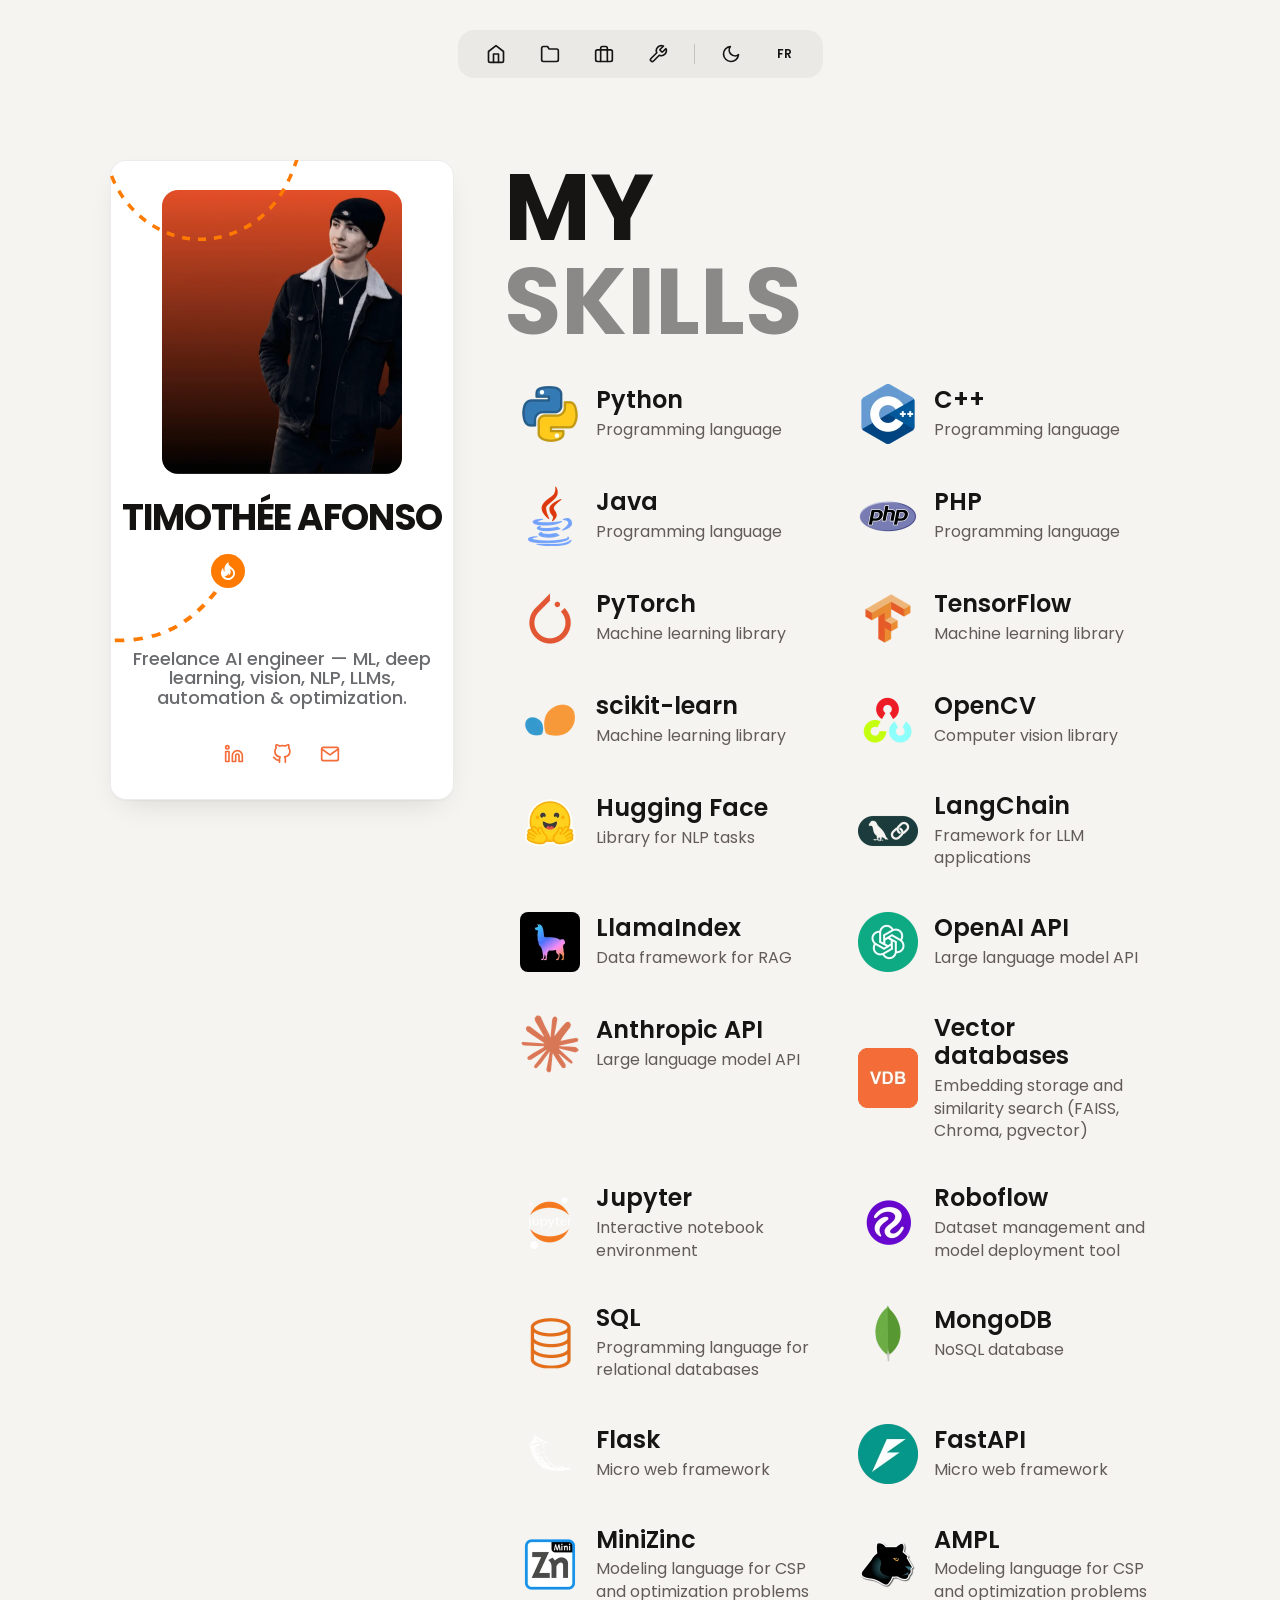
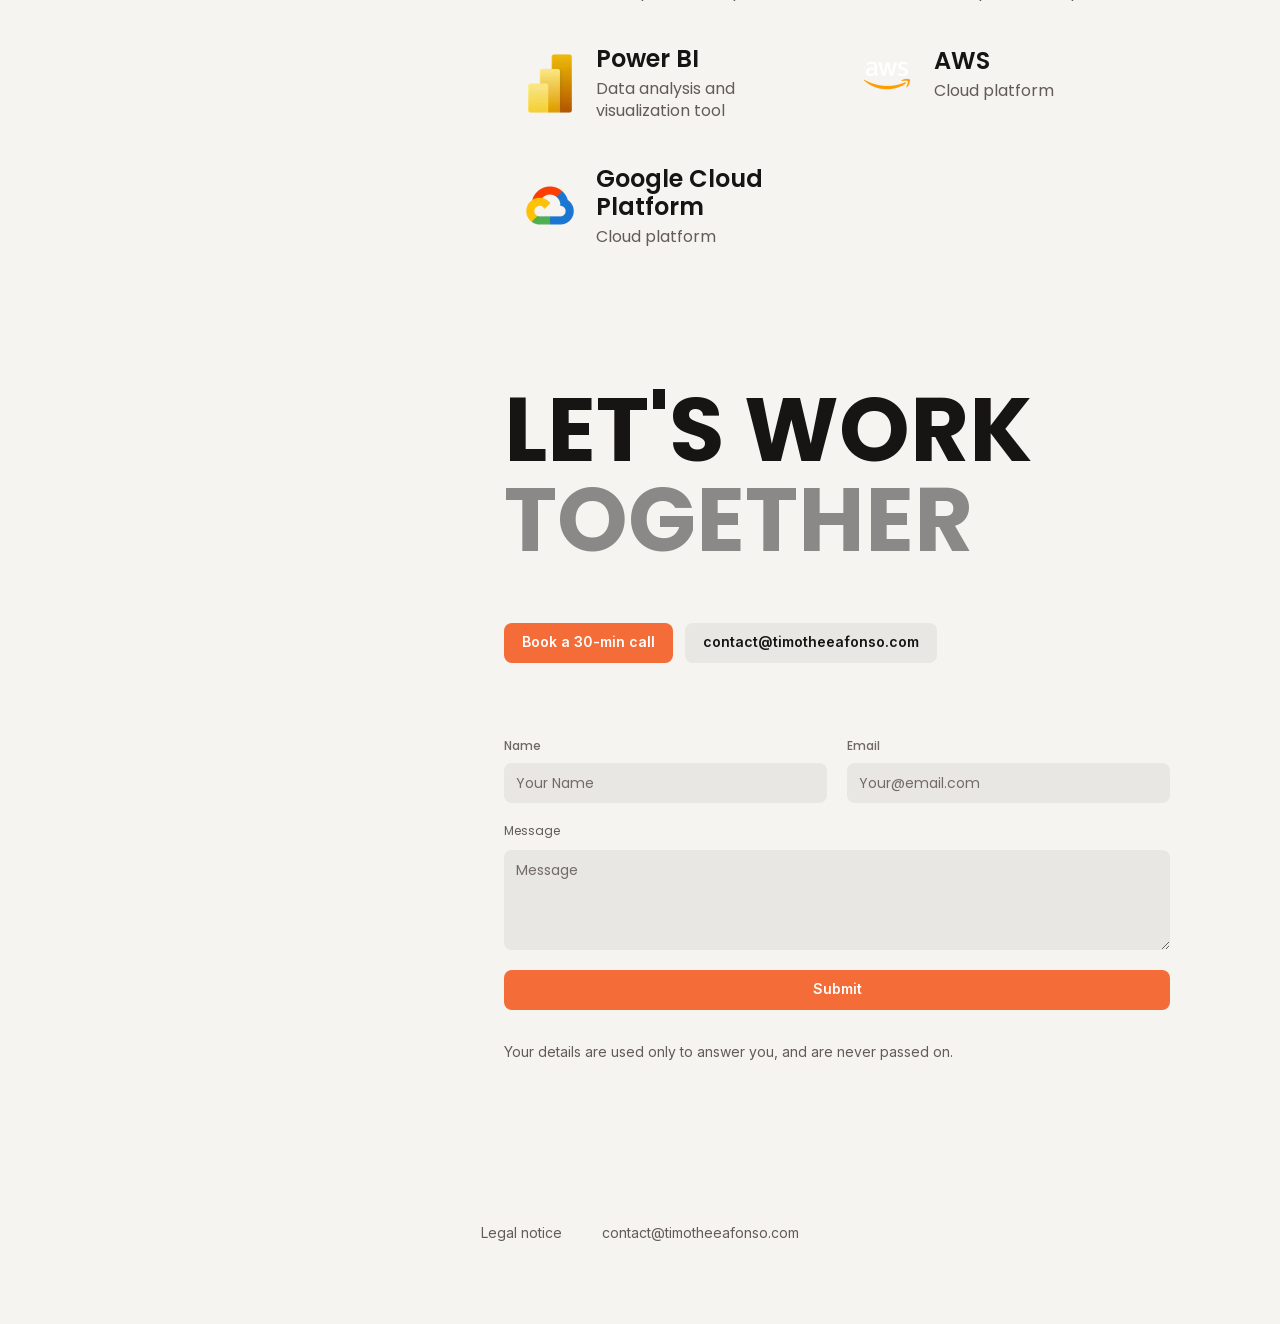
<file: skill.html>
<!DOCTYPE html>
<html lang="en">
<head>
<meta charset="utf-8">
<meta name="viewport" content="width=device-width, initial-scale=1">
<title>Tech Stack — Python, PyTorch, Computer Vision | Timothée Afonso</title>
<meta name="description" content="The stack I work with as a freelance AI engineer: Python, PyTorch, TensorFlow, OpenCV, Hugging Face, FastAPI, SQL, AWS and Google Cloud Platform.">
<link rel="canonical" href="https://timotheeafonso.com/skill.html">
<meta property="og:type" content="website">
<meta property="og:site_name" content="Timothée Afonso">
<meta property="og:url" content="https://timotheeafonso.com/skill.html">
<meta property="og:title" content="Tech Stack — Python, PyTorch, Computer Vision | Timothée Afonso">
<meta property="og:description" content="The stack I work with as a freelance AI engineer: Python, PyTorch, TensorFlow, OpenCV, Hugging Face, FastAPI, SQL, AWS and Google Cloud Platform.">
<meta property="og:image" content="https://timotheeafonso.com/assets/img/og-image.png">
<meta property="og:image:width" content="1200">
<meta property="og:image:height" content="630">
<meta property="og:image:alt" content="Timothée Afonso — freelance AI engineer">
<meta property="og:locale" content="en_US">
<meta property="og:locale:alternate" content="fr_FR">
<meta name="twitter:card" content="summary_large_image">
<meta name="twitter:title" content="Tech Stack — Python, PyTorch, Computer Vision | Timothée Afonso">
<meta name="twitter:description" content="The stack I work with as a freelance AI engineer: Python, PyTorch, TensorFlow, OpenCV, Hugging Face, FastAPI, SQL, AWS and Google Cloud Platform.">
<meta name="twitter:image" content="https://timotheeafonso.com/assets/img/og-image.png">
<link rel="icon" href="assets/img/favicon.png" sizes="48x48">
<link rel="apple-touch-icon" href="assets/img/apple-touch-icon.png">
<link rel="alternate" hreflang="en" href="https://timotheeafonso.com/skill.html">
<link rel="alternate" hreflang="fr" href="https://timotheeafonso.com/fr/skill.html">
<link rel="alternate" hreflang="x-default" href="https://timotheeafonso.com/skill.html">
<link rel="preload" href="assets/fonts/poppins-700-latin.woff2" as="font" type="font/woff2" crossorigin>
<link rel="stylesheet" href="assets/css/style.css">
<script>
/* Applique le thème avant le premier rendu pour éviter tout clignotement. */
(function(){try{var t=localStorage.getItem('theme');
if(t!=='light'&&t!=='dark'){t=window.matchMedia('(prefers-color-scheme: light)').matches?'light':'dark';}
document.documentElement.setAttribute('data-theme',t);}
catch(e){document.documentElement.setAttribute('data-theme','dark');}})();
</script>
<script type="application/ld+json">
{
  "@context": "https://schema.org",
  "@type": "Person",
  "@id": "https://timotheeafonso.com/#person",
  "name": "Timothée Afonso",
  "alternateName": "Timothee Afonso",
  "url": "https://timotheeafonso.com/",
  "image": "https://timotheeafonso.com/assets/img/profile.webp",
  "jobTitle": "Freelance AI / ML Engineer",
  "description": "Freelance AI / ML engineer. Machine learning and deep learning — feature engineering, prediction, computer vision, NLP and LLMs — taken to production. Remote-first.",
  "email": "mailto:contact@timotheeafonso.com",
  "address": {
    "@type": "PostalAddress",
    "addressCountry": "FR"
  },
  "knowsLanguage": [
    "fr",
    "en"
  ],
  "knowsAbout": [
    "Machine learning",
    "Deep learning",
    "Computer vision",
    "Natural language processing",
    "Large language models",
    "MLOps",
    "Python"
  ],
  "hasOccupation": {
    "@type": "Occupation",
    "name": "AI / ML Engineer",
    "occupationLocation": {
      "@type": "Country",
      "name": "France"
    }
  },
  "sameAs": [
    "https://www.linkedin.com/in/timothee-afonso",
    "https://github.com/timotheeafonso"
  ]
}
</script>
</head>
<body>
<div class="page page--sub">
  <div class="nav-wrap">
    <nav class="nav" aria-label="Home">
      <a href="index.html" title="Home" aria-label="Home"><svg viewBox="0 0 24 24" fill="none" stroke="currentColor" stroke-width="2" stroke-linecap="round" stroke-linejoin="round" aria-hidden="true"><path d="M3 9l9-7 9 7v11a2 2 0 0 1-2 2H5a2 2 0 0 1-2-2z"/><polyline points="9 22 9 12 15 12 15 22"/></svg></a>
      <a href="projects.html" title="Projects" aria-label="Projects"><svg viewBox="0 0 24 24" fill="none" stroke="currentColor" stroke-width="2" stroke-linecap="round" stroke-linejoin="round" aria-hidden="true"><path d="M22 19a2 2 0 0 1-2 2H4a2 2 0 0 1-2-2V5a2 2 0 0 1 2-2h5l2 3h9a2 2 0 0 1 2 2z"/></svg></a>
      <a href="experience.html" title="Experiences" aria-label="Experiences"><svg viewBox="0 0 24 24" fill="none" stroke="currentColor" stroke-width="2" stroke-linecap="round" stroke-linejoin="round" aria-hidden="true"><rect x="2" y="7" width="20" height="14" rx="2" ry="2"/><path d="M16 21V5a2 2 0 0 0-2-2h-4a2 2 0 0 0-2 2v16"/></svg></a>
      <a href="skill.html" title="Skills" aria-label="Skills" aria-current="page"><svg viewBox="0 0 24 24" fill="none" stroke="currentColor" stroke-width="2" stroke-linecap="round" stroke-linejoin="round" aria-hidden="true"><path d="M14.7 6.3a1 1 0 0 0 0 1.4l1.6 1.6a1 1 0 0 0 1.4 0l3.77-3.77a6 6 0 0 1-7.94 7.94l-6.91 6.91a2.12 2.12 0 0 1-3-3l6.91-6.91a6 6 0 0 1 7.94-7.94l-3.76 3.76z"/></svg></a>
      <span class="nav__sep" aria-hidden="true"></span>
      <button class="nav__theme" type="button" title="Theme"><svg class="icon-sun" viewBox="0 0 24 24" fill="none" stroke="currentColor" stroke-width="2" stroke-linecap="round" stroke-linejoin="round" aria-hidden="true"><circle cx="12" cy="12" r="5"/><line x1="12" y1="1" x2="12" y2="3"/><line x1="12" y1="21" x2="12" y2="23"/><line x1="4.22" y1="4.22" x2="5.64" y2="5.64"/><line x1="18.36" y1="18.36" x2="19.78" y2="19.78"/><line x1="1" y1="12" x2="3" y2="12"/><line x1="21" y1="12" x2="23" y2="12"/><line x1="4.22" y1="19.78" x2="5.64" y2="18.36"/><line x1="18.36" y1="5.64" x2="19.78" y2="4.22"/></svg><svg class="icon-moon" viewBox="0 0 24 24" fill="none" stroke="currentColor" stroke-width="2" stroke-linecap="round" stroke-linejoin="round" aria-hidden="true"><path d="M21 12.79A9 9 0 1 1 11.21 3 7 7 0 0 0 21 12.79z"/></svg></button>
      <a class="nav__lang" href="fr/skill.html" hreflang="fr" lang="fr" title="Voir en français" aria-label="Voir en français">FR</a>
    </nav>
  </div>
  <div class="wrapper">
    <div class="container">
      <aside class="left">
        <div class="profile">
          <span class="profile__arc-top" aria-hidden="true"></span>
          <span class="profile__arc-bottom" aria-hidden="true"></span>
          <img class="profile__photo" src="assets/img/profile.webp" alt="Timothée Afonso" width="240" height="284">
          <div class="profile__bio">
            <p class="profile__name">TIMOTHÉE AFONSO</p>
            <div class="profile__foot">
              <p class="profile__tagline">Freelance AI engineer — ML, deep learning, vision, NLP, LLMs, automation &amp; optimization.</p>
              <div class="profile__social">
                <a href="https://www.linkedin.com/in/timothee-afonso" target="_blank" rel="noopener" title="LinkedIn" aria-label="LinkedIn" style="color:var(--orange)"><svg viewBox="0 0 24 24" fill="none" stroke="currentColor" stroke-width="2" stroke-linecap="round" stroke-linejoin="round" aria-hidden="true"><path d="M16 8a6 6 0 0 1 6 6v7h-4v-7a2 2 0 0 0-2-2 2 2 0 0 0-2 2v7h-4v-7a6 6 0 0 1 6-6z"/><rect x="2" y="9" width="4" height="12"/><circle cx="4" cy="4" r="2"/></svg></a>
                <a href="https://github.com/timotheeafonso" target="_blank" rel="noopener" title="GitHub" aria-label="GitHub" style="color:var(--orange)"><svg viewBox="0 0 24 24" fill="none" stroke="currentColor" stroke-width="2" stroke-linecap="round" stroke-linejoin="round" aria-hidden="true"><path d="M9 19c-5 1.5-5-2.5-7-3m14 6v-3.87a3.37 3.37 0 0 0-.94-2.61c3.14-.35 6.44-1.54 6.44-7A5.44 5.44 0 0 0 20 4.77 5.07 5.07 0 0 0 19.91 1S18.73.65 16 2.48a13.38 13.38 0 0 0-7 0C6.27.65 5.09 1 5.09 1A5.07 5.07 0 0 0 5 4.77a5.44 5.44 0 0 0-1.5 3.78c0 5.42 3.3 6.61 6.44 7A3.37 3.37 0 0 0 9 18.13V22"/></svg></a>
                <a href="mailto:contact@timotheeafonso.com" title="Email" aria-label="Email" style="color:var(--orange)"><svg viewBox="0 0 24 24" fill="none" stroke="currentColor" stroke-width="2" stroke-linecap="round" stroke-linejoin="round" aria-hidden="true"><path d="M4 4h16c1.1 0 2 .9 2 2v12c0 1.1-.9 2-2 2H4c-1.1 0-2-.9-2-2V6c0-1.1.9-2 2-2z"/><polyline points="22,6 12,13 2,6"/></svg></a>
              </div>
            </div>
          </div>
        </div>
      </aside>
      <main class="right">
        <section class="section section--first">
          <h1 class="title title--hero">MY<br><span>SKILLS</span></h1>
          <div class="skills">
          <a class="skill" href="https://www.python.org/" target="_blank" rel="noopener">
            <div class="skill__icon"><img src="assets/img/skills/python.webp" alt="Python" width="60" height="60" loading="lazy"></div>
            <div class="skill__text">
              <h3 class="skill__name">Python</h3>
              <p class="skill__kind">Programming language</p>
            </div>
          </a>
          <a class="skill" href="https://isocpp.org/" target="_blank" rel="noopener">
            <div class="skill__icon"><img src="assets/img/skills/cpp.webp" alt="C++" width="60" height="60" loading="lazy"></div>
            <div class="skill__text">
              <h3 class="skill__name">C++</h3>
              <p class="skill__kind">Programming language</p>
            </div>
          </a>
          <a class="skill" href="https://www.java.com/" target="_blank" rel="noopener">
            <div class="skill__icon"><img src="assets/img/skills/java.webp" alt="Java" width="60" height="60" loading="lazy"></div>
            <div class="skill__text">
              <h3 class="skill__name">Java</h3>
              <p class="skill__kind">Programming language</p>
            </div>
          </a>
          <a class="skill" href="https://www.php.net/" target="_blank" rel="noopener">
            <div class="skill__icon"><img src="assets/img/skills/php.webp" alt="PHP" width="60" height="60" loading="lazy"></div>
            <div class="skill__text">
              <h3 class="skill__name">PHP</h3>
              <p class="skill__kind">Programming language</p>
            </div>
          </a>
          <a class="skill" href="https://pytorch.org/" target="_blank" rel="noopener">
            <div class="skill__icon"><img src="assets/img/skills/pytorch.webp" alt="PyTorch" width="60" height="60" loading="lazy"></div>
            <div class="skill__text">
              <h3 class="skill__name">PyTorch</h3>
              <p class="skill__kind">Machine learning library</p>
            </div>
          </a>
          <a class="skill" href="https://www.tensorflow.org/" target="_blank" rel="noopener">
            <div class="skill__icon"><img src="assets/img/skills/tensorflow.webp" alt="TensorFlow" width="60" height="60" loading="lazy"></div>
            <div class="skill__text">
              <h3 class="skill__name">TensorFlow</h3>
              <p class="skill__kind">Machine learning library</p>
            </div>
          </a>
          <a class="skill" href="https://scikit-learn.org/" target="_blank" rel="noopener">
            <div class="skill__icon"><img src="assets/img/skills/scikit-learn.webp" alt="scikit-learn" width="60" height="60" loading="lazy"></div>
            <div class="skill__text">
              <h3 class="skill__name">scikit-learn</h3>
              <p class="skill__kind">Machine learning library</p>
            </div>
          </a>
          <a class="skill" href="https://opencv.org" target="_blank" rel="noopener">
            <div class="skill__icon"><img src="assets/img/skills/opencv.webp" alt="OpenCV" width="60" height="60" loading="lazy"></div>
            <div class="skill__text">
              <h3 class="skill__name">OpenCV</h3>
              <p class="skill__kind">Computer vision library</p>
            </div>
          </a>
          <a class="skill" href="https://huggingface.co/" target="_blank" rel="noopener">
            <div class="skill__icon"><img src="assets/img/skills/hugging-face.webp" alt="Hugging Face" width="60" height="60" loading="lazy"></div>
            <div class="skill__text">
              <h3 class="skill__name">Hugging Face</h3>
              <p class="skill__kind">Library for NLP tasks</p>
            </div>
          </a>
          <a class="skill" href="https://www.langchain.com/" target="_blank" rel="noopener">
            <div class="skill__icon"><img src="assets/img/skills/langchain.webp" alt="LangChain" width="60" height="60" loading="lazy"></div>
            <div class="skill__text">
              <h3 class="skill__name">LangChain</h3>
              <p class="skill__kind">Framework for LLM applications</p>
            </div>
          </a>
          <a class="skill" href="https://www.llamaindex.ai/" target="_blank" rel="noopener">
            <div class="skill__icon"><img src="assets/img/skills/llamaindex.webp" alt="LlamaIndex" width="60" height="60" loading="lazy"></div>
            <div class="skill__text">
              <h3 class="skill__name">LlamaIndex</h3>
              <p class="skill__kind">Data framework for RAG</p>
            </div>
          </a>
          <a class="skill" href="https://platform.openai.com/docs" target="_blank" rel="noopener">
            <div class="skill__icon"><img src="assets/img/skills/openai.webp" alt="OpenAI API" width="60" height="60" loading="lazy"></div>
            <div class="skill__text">
              <h3 class="skill__name">OpenAI API</h3>
              <p class="skill__kind">Large language model API</p>
            </div>
          </a>
          <a class="skill" href="https://docs.anthropic.com/" target="_blank" rel="noopener">
            <div class="skill__icon"><img src="assets/img/skills/anthropic.webp" alt="Anthropic API" width="60" height="60" loading="lazy"></div>
            <div class="skill__text">
              <h3 class="skill__name">Anthropic API</h3>
              <p class="skill__kind">Large language model API</p>
            </div>
          </a>
          <div class="skill skill--static">
            <div class="skill__icon"><img src="assets/img/skills/vector-db.webp" alt="Vector databases" width="60" height="60" loading="lazy"></div>
            <div class="skill__text">
              <h3 class="skill__name">Vector databases</h3>
              <p class="skill__kind">Embedding storage and similarity search (FAISS, Chroma, pgvector)</p>
            </div>
          </div>
          <a class="skill" href="https://jupyter.org" target="_blank" rel="noopener">
            <div class="skill__icon"><img src="assets/img/skills/jupyter.webp" alt="Jupyter" width="60" height="60" loading="lazy"></div>
            <div class="skill__text">
              <h3 class="skill__name">Jupyter</h3>
              <p class="skill__kind">Interactive notebook environment</p>
            </div>
          </a>
          <a class="skill" href="https://roboflow.com" target="_blank" rel="noopener">
            <div class="skill__icon"><img src="assets/img/skills/roboflow.webp" alt="Roboflow" width="60" height="60" loading="lazy"></div>
            <div class="skill__text">
              <h3 class="skill__name">Roboflow</h3>
              <p class="skill__kind">Dataset management and model deployment tool</p>
            </div>
          </a>
          <a class="skill" href="https://dev.mysql.com/doc" target="_blank" rel="noopener">
            <div class="skill__icon"><img src="assets/img/skills/sql.webp" alt="SQL" width="60" height="60" loading="lazy"></div>
            <div class="skill__text">
              <h3 class="skill__name">SQL</h3>
              <p class="skill__kind">Programming language for relational databases</p>
            </div>
          </a>
          <a class="skill" href="https://www.mongodb.com/" target="_blank" rel="noopener">
            <div class="skill__icon"><img src="assets/img/skills/mongodb.webp" alt="MongoDB" width="60" height="60" loading="lazy"></div>
            <div class="skill__text">
              <h3 class="skill__name">MongoDB</h3>
              <p class="skill__kind">NoSQL database</p>
            </div>
          </a>
          <a class="skill" href="https://flask.palletsprojects.com/en/stable/" target="_blank" rel="noopener">
            <div class="skill__icon"><img src="assets/img/skills/flask.webp" alt="Flask" width="60" height="60" loading="lazy"></div>
            <div class="skill__text">
              <h3 class="skill__name">Flask</h3>
              <p class="skill__kind">Micro web framework</p>
            </div>
          </a>
          <div class="skill">
            <div class="skill__icon"><img src="assets/img/skills/fastapi.webp" alt="FastAPI" width="60" height="60" loading="lazy"></div>
            <div class="skill__text">
              <h3 class="skill__name">FastAPI</h3>
              <p class="skill__kind">Micro web framework</p>
            </div>
          </div>
          <a class="skill" href="https://www.minizinc.org/" target="_blank" rel="noopener">
            <div class="skill__icon"><img src="assets/img/skills/minizinc.webp" alt="MiniZinc" width="60" height="60" loading="lazy"></div>
            <div class="skill__text">
              <h3 class="skill__name">MiniZinc</h3>
              <p class="skill__kind">Modeling language for CSP and optimization problems</p>
            </div>
          </a>
          <a class="skill" href="https://ampl.com/" target="_blank" rel="noopener">
            <div class="skill__icon"><img src="assets/img/skills/ampl.webp" alt="AMPL" width="60" height="60" loading="lazy"></div>
            <div class="skill__text">
              <h3 class="skill__name">AMPL</h3>
              <p class="skill__kind">Modeling language for CSP and optimization problems</p>
            </div>
          </a>
          <a class="skill" href="https://www.microsoft.com/en-us/power-platform/products/power-bi" target="_blank" rel="noopener">
            <div class="skill__icon"><img src="assets/img/skills/power-bi.webp" alt="Power BI" width="60" height="60" loading="lazy"></div>
            <div class="skill__text">
              <h3 class="skill__name">Power BI</h3>
              <p class="skill__kind">Data analysis and visualization tool</p>
            </div>
          </a>
          <a class="skill" href="https://aws.amazon.com/" target="_blank" rel="noopener">
            <div class="skill__icon"><img src="assets/img/skills/aws.webp" alt="AWS" width="60" height="60" loading="lazy"></div>
            <div class="skill__text">
              <h3 class="skill__name">AWS</h3>
              <p class="skill__kind">Cloud platform</p>
            </div>
          </a>
          <div class="skill">
            <div class="skill__icon"><img src="assets/img/skills/gcp.webp" alt="Google Cloud Platform" width="60" height="60" loading="lazy"></div>
            <div class="skill__text">
              <h3 class="skill__name">Google Cloud Platform</h3>
              <p class="skill__kind">Cloud platform</p>
            </div>
          </div>
          </div>
        </section>
        <section class="section section--contact reveal">
          <h2 class="title">LET&#39;S WORK<br><span>TOGETHER</span></h2>
          <div class="about__links contact__direct">
            <a class="about__link about__link--accent" href="https://cal.com/timothee-afonso" target="_blank" rel="noopener">Book a 30-min call</a>
            <a class="about__link" href="mailto:contact@timotheeafonso.com">contact@timotheeafonso.com</a>
          </div>
          <form class="form" action="https://formspree.io/f/xljewzve" method="POST" novalidate>
            <input type="text" name="_gotcha" value="" tabindex="-1" autocomplete="off" aria-hidden="true" style="position:absolute;left:-9999px;height:0;width:0;opacity:0;" />
            <div class="form__row">
              <label class="form__field">
                <span class="form__label">Name</span>
                <span class="form__control"><input type="text" name="name" placeholder="Your Name" autocomplete="name"></span>
              </label>
              <label class="form__field">
                <span class="form__label">Email</span>
                <span class="form__control"><input type="email" name="email" placeholder="Your@email.com" autocomplete="email"></span>
              </label>
            </div>
            <label class="form__field">
              <span class="form__label form__label--message">Message</span>
              <span class="form__control"><textarea name="message" placeholder="Message"></textarea></span>
            </label>
            <button class="form__submit" type="submit">Submit</button>
            <p class="form__note">Your details are used only to answer you, and are never passed on.</p>
            <p class="form__status" role="status"></p>
          </form>
        </section>
      </main>
    </div>
  </div>
  <footer class="footer">
    <div class="footer__links">
      <a href="legal.html">Legal notice</a>
      <a href="mailto:contact@timotheeafonso.com">contact@timotheeafonso.com</a>
    </div>
  </footer>
</div>
<script src="assets/js/main.js"></script>
</body>
</html>
</file>
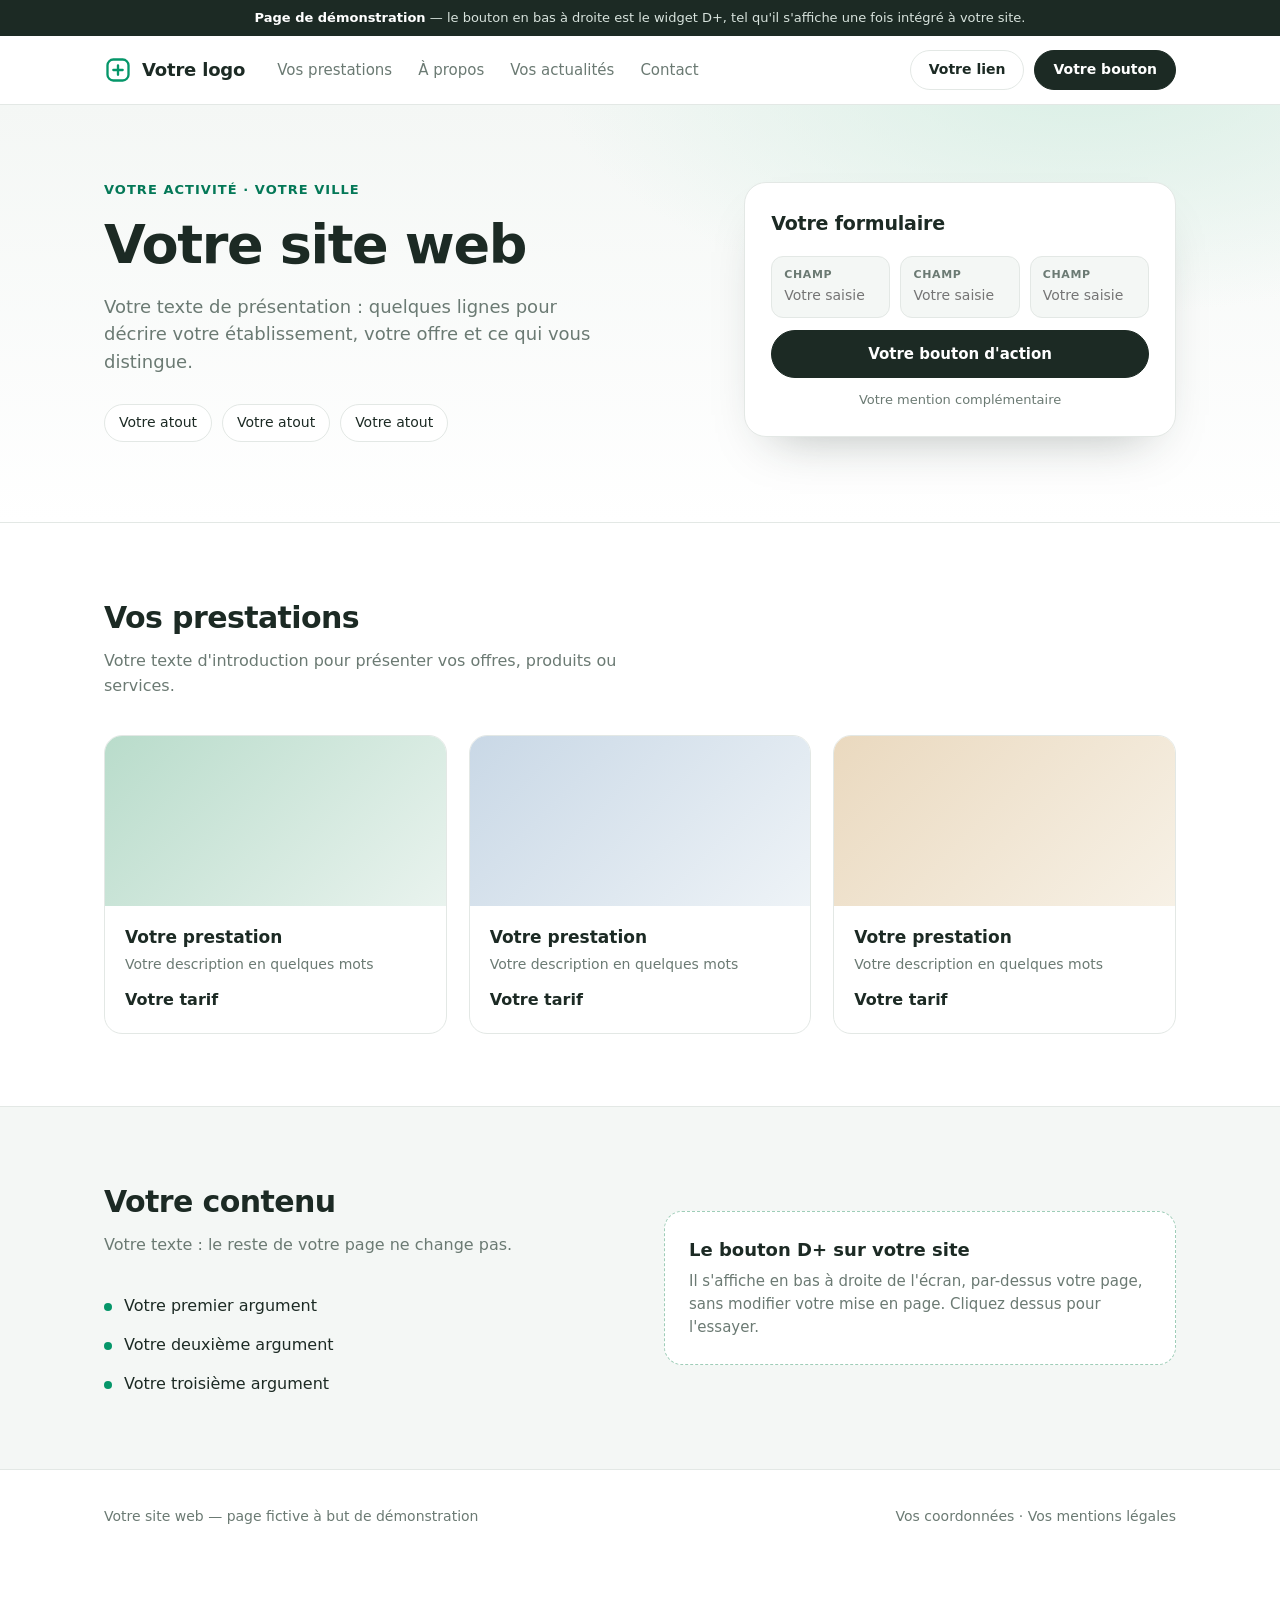
<file: test-dplus.html>
<!doctype html>
<html lang="fr">
<head>
  <meta charset="utf-8">
  <meta name="robots" content="noindex">
  <meta name="viewport" content="width=device-width, initial-scale=1">
  <title>Votre site web</title>
  <style>
    :root {
      --ink: #1c2a24;
      --muted: #6b7a73;
      --line: #e3e8e5;
      --soft: #f4f7f5;
      --card: #ffffff;
      --accent: #059669;
      --accent-dark: #047857;
    }
    * { box-sizing: border-box; }
    html { scroll-behavior: smooth; }
    body {
      margin: 0;
      font-family: ui-sans-serif, system-ui, -apple-system, "Segoe UI", Roboto, Arial, sans-serif;
      color: var(--ink);
      background: #fff;
      line-height: 1.55;
      -webkit-font-smoothing: antialiased;
    }
    a { color: inherit; text-decoration: none; }
    .wrap { max-width: 1120px; margin: 0 auto; padding: 0 24px; }

    /* Bandeau de démonstration */
    .demo {
      background: var(--ink);
      color: #d7e2dc;
      font-size: 13px;
      text-align: center;
      padding: 8px 16px;
    }
    .demo b { color: #fff; font-weight: 600; }

    /* En-tête */
    header {
      position: sticky; top: 0; z-index: 10;
      background: rgba(255,255,255,.92);
      backdrop-filter: blur(8px);
      border-bottom: 1px solid var(--line);
    }
    .nav { display: flex; align-items: center; gap: 32px; height: 68px; }
    .logo { display: flex; align-items: center; gap: 10px; font-weight: 700; font-size: 18px; letter-spacing: -.01em; }
    .logo svg { width: 28px; height: 28px; color: var(--accent); }
    .links { display: flex; gap: 26px; font-size: 15px; color: var(--muted); }
    .links a:hover { color: var(--ink); }
    .actions { margin-left: auto; display: flex; gap: 10px; }
    .btn {
      display: inline-flex; align-items: center; justify-content: center;
      height: 40px; padding: 0 18px; border-radius: 999px;
      font-size: 14px; font-weight: 600; border: 1px solid var(--line);
      background: #fff; color: var(--ink); cursor: pointer; font-family: inherit;
    }
    .btn:hover { background: var(--soft); }
    .btn.primary { background: var(--ink); border-color: var(--ink); color: #fff; }
    .btn.primary:hover { background: #2c3d35; }

    /* Accueil */
    .hero {
      background:
        radial-gradient(900px 420px at 85% -10%, #d9efe5 0%, transparent 60%),
        linear-gradient(180deg, var(--soft) 0%, #fff 100%);
      border-bottom: 1px solid var(--line);
    }
    .hero .wrap {
      display: grid; grid-template-columns: 1.15fr .85fr; gap: 56px;
      align-items: center; padding-top: 72px; padding-bottom: 80px;
    }
    .eyebrow {
      display: inline-block; font-size: 13px; font-weight: 600; letter-spacing: .08em;
      text-transform: uppercase; color: var(--accent-dark); margin-bottom: 16px;
    }
    h1 { font-size: clamp(34px, 5vw, 54px); line-height: 1.08; letter-spacing: -.025em; margin: 0 0 18px; }
    .lead { font-size: 18px; color: var(--muted); max-width: 520px; margin: 0 0 28px; }
    .facts { display: flex; flex-wrap: wrap; gap: 10px; padding: 0; margin: 0; list-style: none; }
    .facts li {
      font-size: 14px; padding: 7px 14px; border-radius: 999px;
      background: #fff; border: 1px solid var(--line); color: var(--ink);
    }

    /* Carte de réservation */
    .booking {
      background: var(--card); border: 1px solid var(--line); border-radius: 22px;
      padding: 26px; box-shadow: 0 24px 50px -28px rgba(28,42,36,.35);
    }
    .booking h2 { font-size: 19px; margin: 0 0 18px; letter-spacing: -.01em; }
    .fields { display: grid; grid-template-columns: repeat(3, 1fr); gap: 10px; margin-bottom: 12px; }
    .field {
      display: block; background: var(--soft); border: 1px solid var(--line);
      border-radius: 12px; padding: 9px 12px;
    }
    .field span { display: block; font-size: 11px; font-weight: 600; text-transform: uppercase; letter-spacing: .06em; color: var(--muted); }
    .field input, .field select {
      width: 100%; border: 0; background: transparent; padding: 2px 0 0;
      font: inherit; font-size: 14px; color: var(--ink); outline: none;
    }
    .booking .btn { width: 100%; height: 48px; font-size: 15px; }
    .booking small { display: block; margin-top: 12px; font-size: 13px; color: var(--muted); text-align: center; }

    /* Sections */
    section { padding: 72px 0; }
    section h2 { font-size: 30px; letter-spacing: -.02em; margin: 0 0 8px; }
    .sub { color: var(--muted); margin: 0 0 36px; max-width: 560px; }
    .grid { display: grid; grid-template-columns: repeat(3, 1fr); gap: 22px; }
    .room { border: 1px solid var(--line); border-radius: 18px; overflow: hidden; background: #fff; }
    .room .pic { height: 170px; }
    .pic.a { background: linear-gradient(135deg, #b9dccb, #e9f3ee); }
    .pic.b { background: linear-gradient(135deg, #c9d8e6, #eef3f7); }
    .pic.c { background: linear-gradient(135deg, #ead9bf, #f7f1e6); }
    .room .body { padding: 18px 20px 20px; }
    .room h3 { margin: 0 0 4px; font-size: 17px; }
    .room p { margin: 0 0 12px; font-size: 14px; color: var(--muted); }
    .price { font-weight: 700; }
    .price span { font-weight: 400; color: var(--muted); font-size: 14px; }

    .alt { background: var(--soft); border-top: 1px solid var(--line); border-bottom: 1px solid var(--line); }
    .split { display: grid; grid-template-columns: 1fr 1fr; gap: 48px; align-items: center; }
    .split ul { margin: 0; padding: 0; list-style: none; display: grid; gap: 14px; }
    .split li { display: flex; gap: 12px; align-items: flex-start; }
    .split li::before {
      content: ""; flex: none; width: 8px; height: 8px; margin-top: 9px;
      border-radius: 50%; background: var(--accent);
    }
    .callout {
      background: #fff; border: 1px dashed #9fcdb8; border-radius: 18px; padding: 24px;
    }
    .callout h3 { margin: 0 0 6px; font-size: 18px; }
    .callout p { margin: 0; color: var(--muted); font-size: 15px; }

    footer { padding: 36px 0 110px; font-size: 14px; color: var(--muted); }
    footer .wrap { display: flex; flex-wrap: wrap; gap: 12px 32px; justify-content: space-between; }

    @media (max-width: 860px) {
      .links { display: none; }
      .hero .wrap { grid-template-columns: 1fr; gap: 36px; padding-top: 48px; padding-bottom: 56px; }
      .grid, .split { grid-template-columns: 1fr; }
      section { padding: 52px 0; }
    }
    @media (max-width: 480px) {
      .wrap { padding: 0 16px; }
      .actions .btn:not(.primary) { display: none; }
      .fields { grid-template-columns: 1fr 1fr; }
      .fields .field:last-child { grid-column: 1 / -1; }
    }
  </style>
</head>
<body>
  <div class="demo">
    <b>Page de démonstration</b> — le bouton en bas à droite est le widget D+, tel qu'il s'affiche une fois intégré à votre site.
  </div>

  <header>
    <div class="wrap nav">
      <a class="logo" href="#">
        <svg viewBox="0 0 24 24" fill="none" stroke="currentColor" stroke-width="2" stroke-linecap="round" stroke-linejoin="round" aria-hidden="true"><rect x="3" y="3" width="18" height="18" rx="5"/><path d="M8 12h8M12 8v8"/></svg>
        Votre logo
      </a>
      <nav class="links" aria-label="Navigation principale">
        <a href="#prestations">Vos prestations</a>
        <a href="#apropos">À propos</a>
        <a href="#apropos">Vos actualités</a>
        <a href="#contact">Contact</a>
      </nav>
      <div class="actions">
        <a class="btn" href="#contact">Votre lien</a>
        <a class="btn primary" href="#formulaire">Votre bouton</a>
      </div>
    </div>
  </header>

  <main>
    <div class="hero">
      <div class="wrap">
        <div>
          <span class="eyebrow">Votre activité · Votre ville</span>
          <h1>Votre site web</h1>
          <p class="lead">Votre texte de présentation : quelques lignes pour décrire votre établissement, votre offre et ce qui vous distingue.</p>
          <ul class="facts">
            <li>Votre atout</li>
            <li>Votre atout</li>
            <li>Votre atout</li>
          </ul>
        </div>

        <form class="booking" id="formulaire" onsubmit="return false">
          <h2>Votre formulaire</h2>
          <div class="fields">
            <label class="field"><span>Champ</span><input type="text" placeholder="Votre saisie"></label>
            <label class="field"><span>Champ</span><input type="text" placeholder="Votre saisie"></label>
            <label class="field"><span>Champ</span><input type="text" placeholder="Votre saisie"></label>
          </div>
          <button class="btn primary" type="submit">Votre bouton d'action</button>
          <small>Votre mention complémentaire</small>
        </form>
      </div>
    </div>

    <section id="prestations">
      <div class="wrap">
        <h2>Vos prestations</h2>
        <p class="sub">Votre texte d'introduction pour présenter vos offres, produits ou services.</p>
        <div class="grid">
          <article class="room">
            <div class="pic a"></div>
            <div class="body">
              <h3>Votre prestation</h3>
              <p>Votre description en quelques mots</p>
              <div class="price">Votre tarif</div>
            </div>
          </article>
          <article class="room">
            <div class="pic b"></div>
            <div class="body">
              <h3>Votre prestation</h3>
              <p>Votre description en quelques mots</p>
              <div class="price">Votre tarif</div>
            </div>
          </article>
          <article class="room">
            <div class="pic c"></div>
            <div class="body">
              <h3>Votre prestation</h3>
              <p>Votre description en quelques mots</p>
              <div class="price">Votre tarif</div>
            </div>
          </article>
        </div>
      </div>
    </section>

    <section class="alt" id="apropos">
      <div class="wrap split">
        <div>
          <h2>Votre contenu</h2>
          <p class="sub">Votre texte : le reste de votre page ne change pas.</p>
          <ul>
            <li>Votre premier argument</li>
            <li>Votre deuxième argument</li>
            <li>Votre troisième argument</li>
          </ul>
        </div>
        <div class="callout">
          <h3>Le bouton D+ sur votre site</h3>
          <p>Il s'affiche en bas à droite de l'écran, par-dessus votre page, sans modifier votre mise en page. Cliquez dessus pour l'essayer.</p>
        </div>
      </div>
    </section>
  </main>

  <footer id="contact">
    <div class="wrap">
      <span>Votre site web — page fictive à but de démonstration</span>
      <span>Vos coordonnées · Vos mentions légales</span>
    </div>
  </footer>

  <script src="https://dplus.run/static/assets/widget.js" async data-key="dpsite_zGvK8RTpRAPhpy-H1xwDGA"
  data-lat="45.8992" data-lon="6.1294" data-place="Test Annecy"></script>
</body>
</html>
</file>
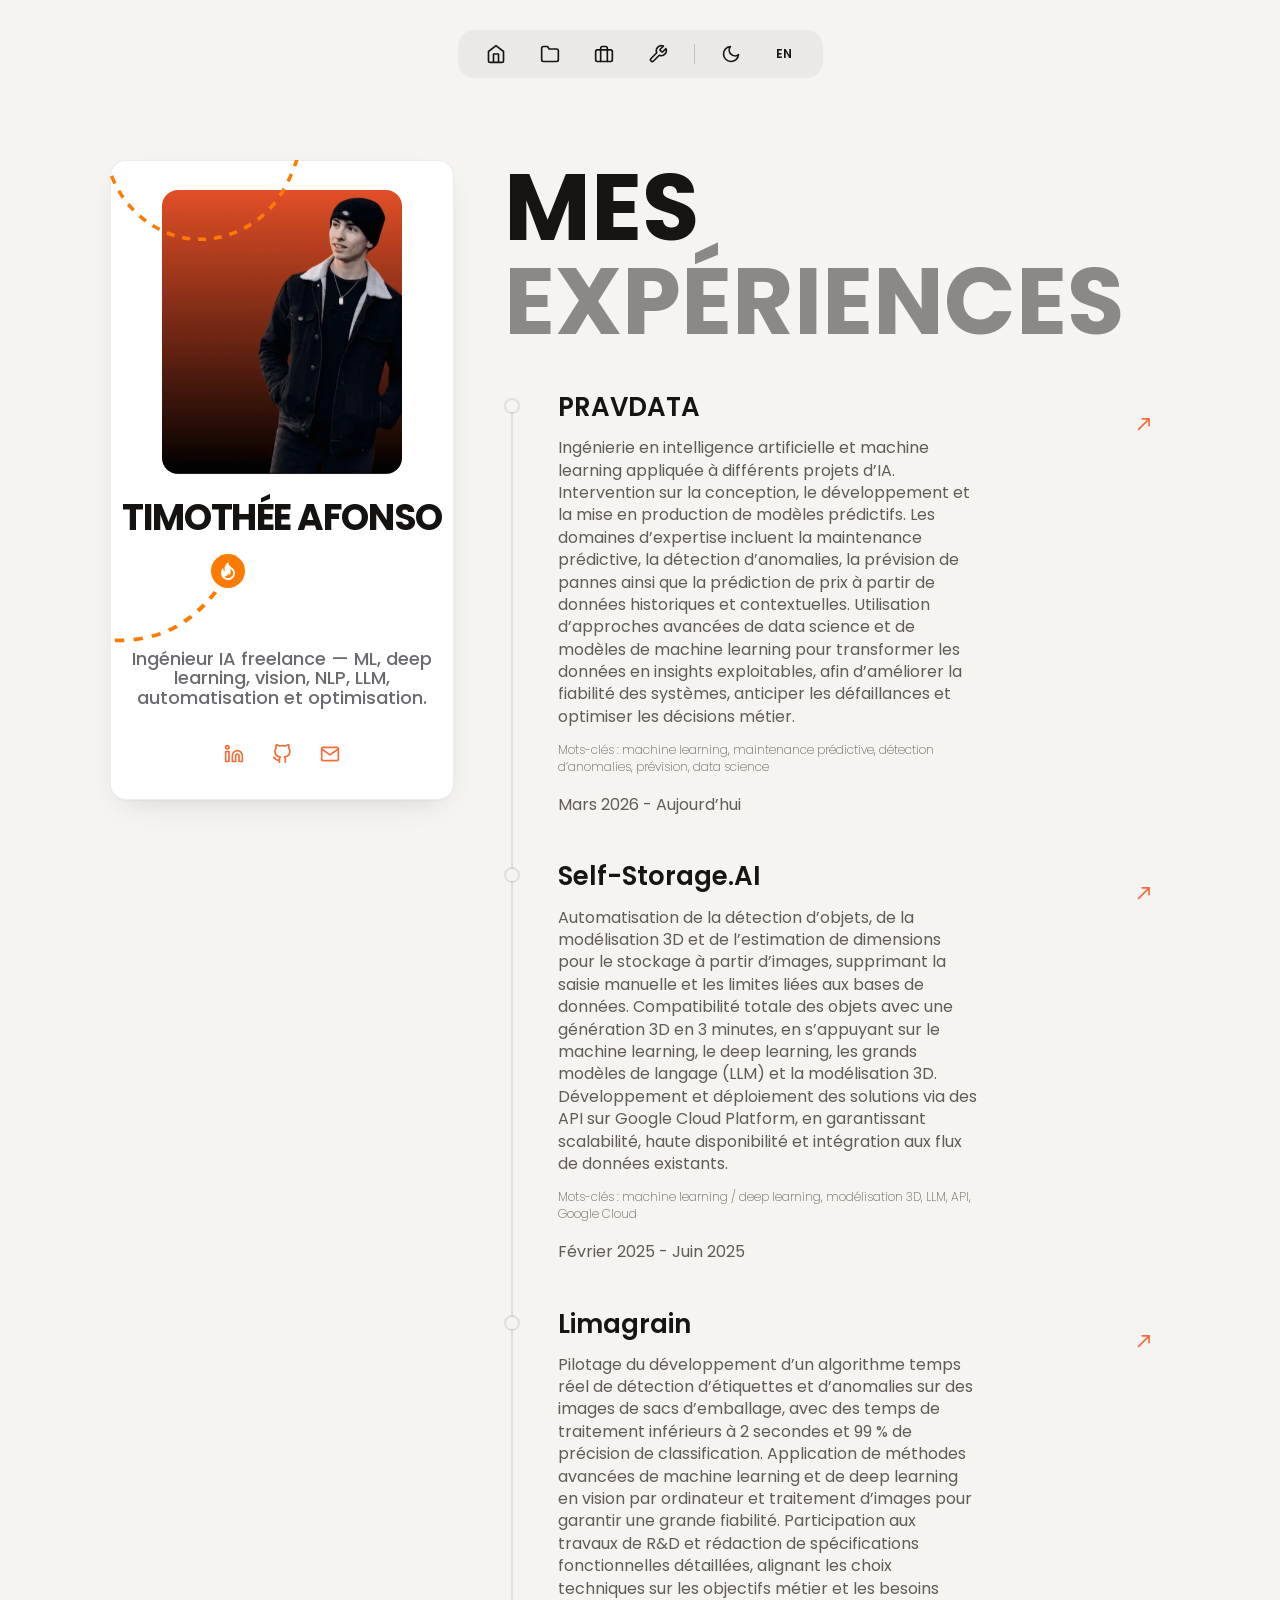
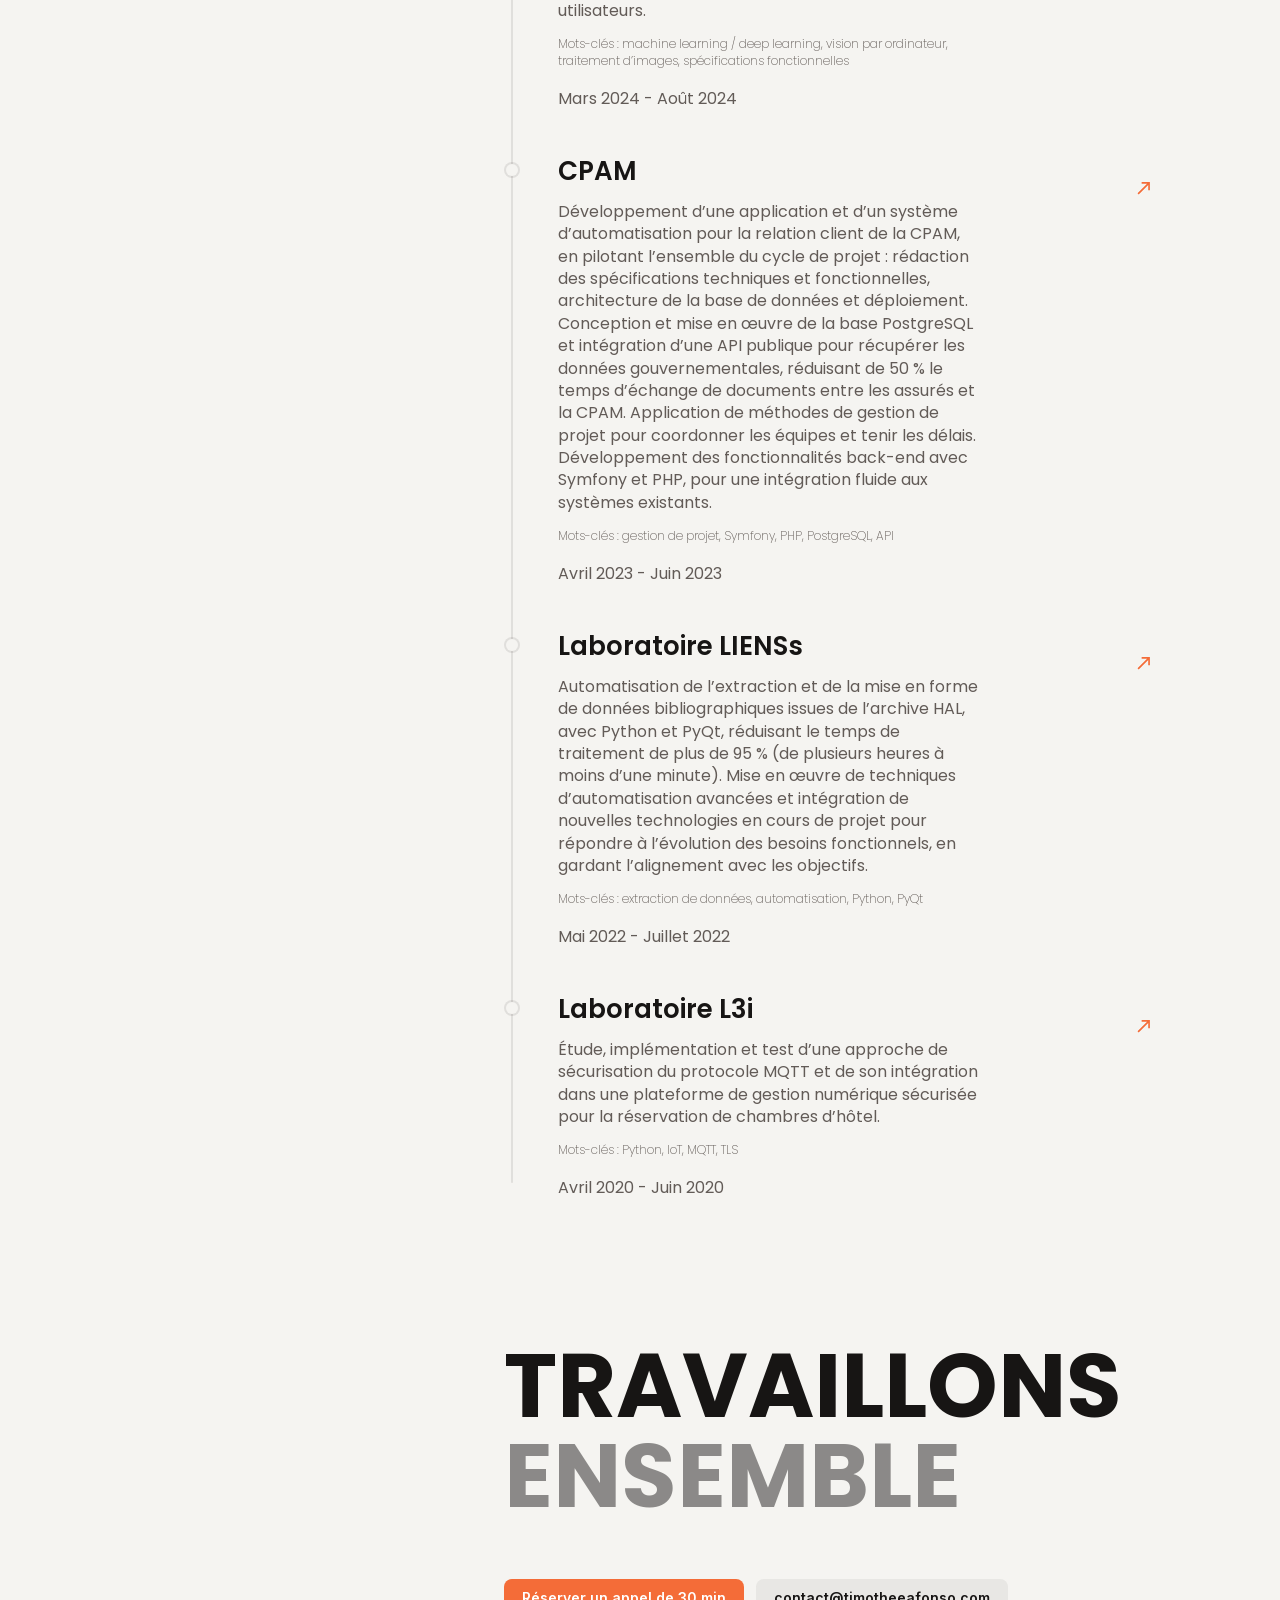
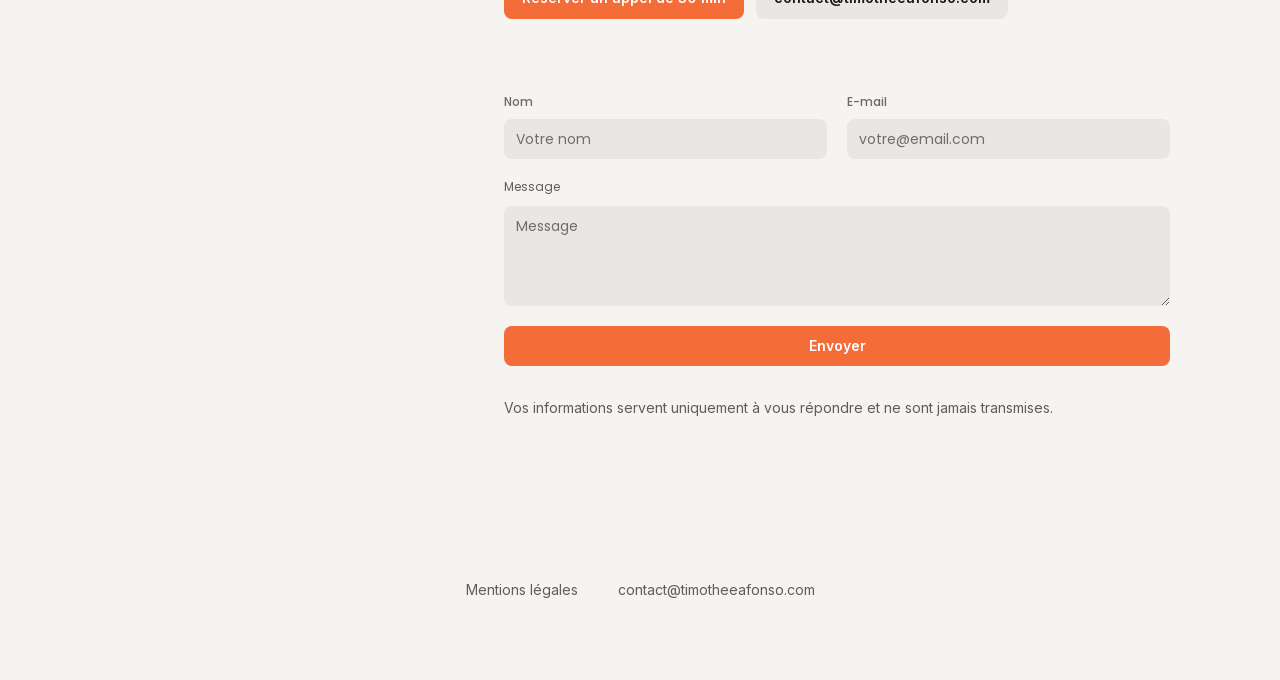
<file: fr/experience.html>
<!DOCTYPE html>
<html lang="fr">
<head>
<meta charset="utf-8">
<meta name="viewport" content="width=device-width, initial-scale=1">
<title>Expériences — Ingénieur IA / ML freelance | Timothée Afonso</title>
<meta name="description" content="Missions chez Self-Storage.AI, Limagrain et CPAM — vision par ordinateur, LLM et APIs déployées sur Google Cloud. Ingénieur IA / ML freelance, en remote.">
<link rel="canonical" href="https://timotheeafonso.com/fr/experience.html">
<meta property="og:type" content="website">
<meta property="og:site_name" content="Timothée Afonso">
<meta property="og:url" content="https://timotheeafonso.com/fr/experience.html">
<meta property="og:title" content="Expériences — Ingénieur IA / ML freelance | Timothée Afonso">
<meta property="og:description" content="Missions chez Self-Storage.AI, Limagrain et CPAM — vision par ordinateur, LLM et APIs déployées sur Google Cloud. Ingénieur IA / ML freelance, en remote.">
<meta property="og:image" content="https://timotheeafonso.com/assets/img/og-image-fr.png">
<meta property="og:image:width" content="1200">
<meta property="og:image:height" content="630">
<meta property="og:image:alt" content="Timothée Afonso — ingénieur IA freelance">
<meta property="og:locale" content="fr_FR">
<meta property="og:locale:alternate" content="en_US">
<meta name="twitter:card" content="summary_large_image">
<meta name="twitter:title" content="Expériences — Ingénieur IA / ML freelance | Timothée Afonso">
<meta name="twitter:description" content="Missions chez Self-Storage.AI, Limagrain et CPAM — vision par ordinateur, LLM et APIs déployées sur Google Cloud. Ingénieur IA / ML freelance, en remote.">
<meta name="twitter:image" content="https://timotheeafonso.com/assets/img/og-image-fr.png">
<link rel="icon" href="../assets/img/favicon.png" sizes="48x48">
<link rel="apple-touch-icon" href="../assets/img/apple-touch-icon.png">
<link rel="alternate" hreflang="en" href="https://timotheeafonso.com/experience.html">
<link rel="alternate" hreflang="fr" href="https://timotheeafonso.com/fr/experience.html">
<link rel="alternate" hreflang="x-default" href="https://timotheeafonso.com/experience.html">
<link rel="preload" href="../assets/fonts/poppins-700-latin.woff2" as="font" type="font/woff2" crossorigin>
<link rel="stylesheet" href="../assets/css/style.css">
<script>
/* Applique le thème avant le premier rendu pour éviter tout clignotement. */
(function(){try{var t=localStorage.getItem('theme');
if(t!=='light'&&t!=='dark'){t=window.matchMedia('(prefers-color-scheme: light)').matches?'light':'dark';}
document.documentElement.setAttribute('data-theme',t);}
catch(e){document.documentElement.setAttribute('data-theme','dark');}})();
</script>
<script type="application/ld+json">
{
  "@context": "https://schema.org",
  "@type": "Person",
  "@id": "https://timotheeafonso.com/#person",
  "name": "Timothée Afonso",
  "alternateName": "Timothee Afonso",
  "url": "https://timotheeafonso.com/fr/",
  "image": "https://timotheeafonso.com/assets/img/profile.webp",
  "jobTitle": "Ingénieur IA / ML freelance",
  "description": "Ingénieur IA / ML freelance. Machine learning et deep learning — feature engineering, prédiction, vision par ordinateur, NLP et LLM — jusqu’à la mise en production. Missions en remote.",
  "email": "mailto:contact@timotheeafonso.com",
  "address": {
    "@type": "PostalAddress",
    "addressCountry": "FR"
  },
  "knowsLanguage": [
    "fr",
    "en"
  ],
  "knowsAbout": [
    "Machine learning",
    "Deep learning",
    "Vision par ordinateur",
    "Traitement automatique du langage",
    "Grands modèles de langage",
    "MLOps",
    "Python"
  ],
  "hasOccupation": {
    "@type": "Occupation",
    "name": "Ingénieur IA / ML",
    "occupationLocation": {
      "@type": "Country",
      "name": "France"
    }
  },
  "sameAs": [
    "https://www.linkedin.com/in/timothee-afonso",
    "https://github.com/timotheeafonso"
  ]
}
</script>
</head>
<body>
<div class="page page--sub">
  <div class="nav-wrap">
    <nav class="nav" aria-label="Accueil">
      <a href="index.html" title="Accueil" aria-label="Accueil"><svg viewBox="0 0 24 24" fill="none" stroke="currentColor" stroke-width="2" stroke-linecap="round" stroke-linejoin="round" aria-hidden="true"><path d="M3 9l9-7 9 7v11a2 2 0 0 1-2 2H5a2 2 0 0 1-2-2z"/><polyline points="9 22 9 12 15 12 15 22"/></svg></a>
      <a href="projects.html" title="Projets" aria-label="Projets"><svg viewBox="0 0 24 24" fill="none" stroke="currentColor" stroke-width="2" stroke-linecap="round" stroke-linejoin="round" aria-hidden="true"><path d="M22 19a2 2 0 0 1-2 2H4a2 2 0 0 1-2-2V5a2 2 0 0 1 2-2h5l2 3h9a2 2 0 0 1 2 2z"/></svg></a>
      <a href="experience.html" title="Expériences" aria-label="Expériences" aria-current="page"><svg viewBox="0 0 24 24" fill="none" stroke="currentColor" stroke-width="2" stroke-linecap="round" stroke-linejoin="round" aria-hidden="true"><rect x="2" y="7" width="20" height="14" rx="2" ry="2"/><path d="M16 21V5a2 2 0 0 0-2-2h-4a2 2 0 0 0-2 2v16"/></svg></a>
      <a href="skill.html" title="Compétences" aria-label="Compétences"><svg viewBox="0 0 24 24" fill="none" stroke="currentColor" stroke-width="2" stroke-linecap="round" stroke-linejoin="round" aria-hidden="true"><path d="M14.7 6.3a1 1 0 0 0 0 1.4l1.6 1.6a1 1 0 0 0 1.4 0l3.77-3.77a6 6 0 0 1-7.94 7.94l-6.91 6.91a2.12 2.12 0 0 1-3-3l6.91-6.91a6 6 0 0 1 7.94-7.94l-3.76 3.76z"/></svg></a>
      <span class="nav__sep" aria-hidden="true"></span>
      <button class="nav__theme" type="button" title="Thème"><svg class="icon-sun" viewBox="0 0 24 24" fill="none" stroke="currentColor" stroke-width="2" stroke-linecap="round" stroke-linejoin="round" aria-hidden="true"><circle cx="12" cy="12" r="5"/><line x1="12" y1="1" x2="12" y2="3"/><line x1="12" y1="21" x2="12" y2="23"/><line x1="4.22" y1="4.22" x2="5.64" y2="5.64"/><line x1="18.36" y1="18.36" x2="19.78" y2="19.78"/><line x1="1" y1="12" x2="3" y2="12"/><line x1="21" y1="12" x2="23" y2="12"/><line x1="4.22" y1="19.78" x2="5.64" y2="18.36"/><line x1="18.36" y1="5.64" x2="19.78" y2="4.22"/></svg><svg class="icon-moon" viewBox="0 0 24 24" fill="none" stroke="currentColor" stroke-width="2" stroke-linecap="round" stroke-linejoin="round" aria-hidden="true"><path d="M21 12.79A9 9 0 1 1 11.21 3 7 7 0 0 0 21 12.79z"/></svg></button>
      <a class="nav__lang" href="../experience.html" hreflang="en" lang="en" title="View in English" aria-label="View in English">EN</a>
    </nav>
  </div>
  <div class="wrapper">
    <div class="container">
      <aside class="left">
        <div class="profile">
          <span class="profile__arc-top" aria-hidden="true"></span>
          <span class="profile__arc-bottom" aria-hidden="true"></span>
          <img class="profile__photo" src="../assets/img/profile.webp" alt="Timothée Afonso" width="240" height="284">
          <div class="profile__bio">
            <p class="profile__name">TIMOTHÉE AFONSO</p>
            <div class="profile__foot">
              <p class="profile__tagline">Ingénieur IA freelance — ML, deep learning, vision, NLP, LLM, automatisation et optimisation.</p>
              <div class="profile__social">
                <a href="https://www.linkedin.com/in/timothee-afonso" target="_blank" rel="noopener" title="LinkedIn" aria-label="LinkedIn" style="color:var(--orange)"><svg viewBox="0 0 24 24" fill="none" stroke="currentColor" stroke-width="2" stroke-linecap="round" stroke-linejoin="round" aria-hidden="true"><path d="M16 8a6 6 0 0 1 6 6v7h-4v-7a2 2 0 0 0-2-2 2 2 0 0 0-2 2v7h-4v-7a6 6 0 0 1 6-6z"/><rect x="2" y="9" width="4" height="12"/><circle cx="4" cy="4" r="2"/></svg></a>
                <a href="https://github.com/timotheeafonso" target="_blank" rel="noopener" title="GitHub" aria-label="GitHub" style="color:var(--orange)"><svg viewBox="0 0 24 24" fill="none" stroke="currentColor" stroke-width="2" stroke-linecap="round" stroke-linejoin="round" aria-hidden="true"><path d="M9 19c-5 1.5-5-2.5-7-3m14 6v-3.87a3.37 3.37 0 0 0-.94-2.61c3.14-.35 6.44-1.54 6.44-7A5.44 5.44 0 0 0 20 4.77 5.07 5.07 0 0 0 19.91 1S18.73.65 16 2.48a13.38 13.38 0 0 0-7 0C6.27.65 5.09 1 5.09 1A5.07 5.07 0 0 0 5 4.77a5.44 5.44 0 0 0-1.5 3.78c0 5.42 3.3 6.61 6.44 7A3.37 3.37 0 0 0 9 18.13V22"/></svg></a>
                <a href="mailto:contact@timotheeafonso.com" title="Email" aria-label="Email" style="color:var(--orange)"><svg viewBox="0 0 24 24" fill="none" stroke="currentColor" stroke-width="2" stroke-linecap="round" stroke-linejoin="round" aria-hidden="true"><path d="M4 4h16c1.1 0 2 .9 2 2v12c0 1.1-.9 2-2 2H4c-1.1 0-2-.9-2-2V6c0-1.1.9-2 2-2z"/><polyline points="22,6 12,13 2,6"/></svg></a>
              </div>
            </div>
          </div>
        </div>
      </aside>
      <main class="right">
        <section class="section section--first">
          <h1 class="title title--hero">MES<br><span>EXPÉRIENCES</span></h1>
          <div class="list list--timeline">
          <span class="timeline__fill" aria-hidden="true"></span>
          <a class="entry entry--experience" href="https://www.pravdata.fr" target="_blank" rel="noopener">
            <span class="arrow" aria-hidden="true"><svg viewBox="0 0 24 24" aria-hidden="true"><path d="M15 5l-1.41 1.41L18.17 11H2v2h16.17l-4.59 4.59L15 19l7-7-7-7z"/></svg></span>
            <div class="entry__details">
              <h3 class="entry__name">PRAVDATA</h3>
              <p class="entry__sub">Ingénierie en intelligence artificielle et machine learning appliquée à différents projets d’IA. Intervention sur la conception, le développement et la mise en production de modèles prédictifs. Les domaines d’expertise incluent la maintenance prédictive, la détection d’anomalies, la prévision de pannes ainsi que la prédiction de prix à partir de données historiques et contextuelles. Utilisation d’approches avancées de data science et de modèles de machine learning pour transformer les données en insights exploitables, afin d’améliorer la fiabilité des systèmes, anticiper les défaillances et optimiser les décisions métier.</p>
              <p class="entry__keywords">Mots-clés : machine learning, maintenance prédictive, détection d’anomalies, prévision, data science</p>
            </div>
            <div class="entry__meta"><span>Mars 2026 - Aujourd’hui</span></div>
          </a>
          <a class="entry entry--experience" href="https://www.self-storage.ai/en-ca" target="_blank" rel="noopener">
            <span class="arrow" aria-hidden="true"><svg viewBox="0 0 24 24" aria-hidden="true"><path d="M15 5l-1.41 1.41L18.17 11H2v2h16.17l-4.59 4.59L15 19l7-7-7-7z"/></svg></span>
            <div class="entry__details">
              <h3 class="entry__name">Self-Storage.AI</h3>
              <p class="entry__sub">Automatisation de la détection d’objets, de la modélisation 3D et de l’estimation de dimensions pour le stockage à partir d’images, supprimant la saisie manuelle et les limites liées aux bases de données. Compatibilité totale des objets avec une génération 3D en 3 minutes, en s’appuyant sur le machine learning, le deep learning, les grands modèles de langage (LLM) et la modélisation 3D. Développement et déploiement des solutions via des API sur Google Cloud Platform, en garantissant scalabilité, haute disponibilité et intégration aux flux de données existants.</p>
              <p class="entry__keywords">Mots-clés : machine learning / deep learning, modélisation 3D, LLM, API, Google Cloud</p>
            </div>
            <div class="entry__meta"><span>Février 2025 - Juin 2025</span></div>
          </a>
          <a class="entry entry--experience" href="https://www.limagrain.com" target="_blank" rel="noopener">
            <span class="arrow" aria-hidden="true"><svg viewBox="0 0 24 24" aria-hidden="true"><path d="M15 5l-1.41 1.41L18.17 11H2v2h16.17l-4.59 4.59L15 19l7-7-7-7z"/></svg></span>
            <div class="entry__details">
              <h3 class="entry__name">Limagrain</h3>
              <p class="entry__sub">Pilotage du développement d’un algorithme temps réel de détection d’étiquettes et d’anomalies sur des images de sacs d’emballage, avec des temps de traitement inférieurs à 2 secondes et 99 % de précision de classification. Application de méthodes avancées de machine learning et de deep learning en vision par ordinateur et traitement d’images pour garantir une grande fiabilité. Participation aux travaux de R&amp;D et rédaction de spécifications fonctionnelles détaillées, alignant les choix techniques sur les objectifs métier et les besoins utilisateurs.</p>
              <p class="entry__keywords">Mots-clés : machine learning / deep learning, vision par ordinateur, traitement d’images, spécifications fonctionnelles</p>
            </div>
            <div class="entry__meta"><span>Mars 2024 - Août 2024</span></div>
          </a>
          <a class="entry entry--experience" href="https://www.ameli.fr/vendee/assure" target="_blank" rel="noopener">
            <span class="arrow" aria-hidden="true"><svg viewBox="0 0 24 24" aria-hidden="true"><path d="M15 5l-1.41 1.41L18.17 11H2v2h16.17l-4.59 4.59L15 19l7-7-7-7z"/></svg></span>
            <div class="entry__details">
              <h3 class="entry__name">CPAM</h3>
              <p class="entry__sub">Développement d’une application et d’un système d’automatisation pour la relation client de la CPAM, en pilotant l’ensemble du cycle de projet : rédaction des spécifications techniques et fonctionnelles, architecture de la base de données et déploiement. Conception et mise en œuvre de la base PostgreSQL et intégration d’une API publique pour récupérer les données gouvernementales, réduisant de 50 % le temps d’échange de documents entre les assurés et la CPAM. Application de méthodes de gestion de projet pour coordonner les équipes et tenir les délais. Développement des fonctionnalités back-end avec Symfony et PHP, pour une intégration fluide aux systèmes existants.</p>
              <p class="entry__keywords">Mots-clés : gestion de projet, Symfony, PHP, PostgreSQL, API</p>
            </div>
            <div class="entry__meta"><span>Avril 2023 - Juin 2023</span></div>
          </a>
          <a class="entry entry--experience" href="https://lienss.univ-larochelle.fr/" target="_blank" rel="noopener">
            <span class="arrow" aria-hidden="true"><svg viewBox="0 0 24 24" aria-hidden="true"><path d="M15 5l-1.41 1.41L18.17 11H2v2h16.17l-4.59 4.59L15 19l7-7-7-7z"/></svg></span>
            <div class="entry__details">
              <h3 class="entry__name">Laboratoire LIENSs</h3>
              <p class="entry__sub">Automatisation de l’extraction et de la mise en forme de données bibliographiques issues de l’archive HAL, avec Python et PyQt, réduisant le temps de traitement de plus de 95 % (de plusieurs heures à moins d’une minute). Mise en œuvre de techniques d’automatisation avancées et intégration de nouvelles technologies en cours de projet pour répondre à l’évolution des besoins fonctionnels, en gardant l’alignement avec les objectifs.</p>
              <p class="entry__keywords">Mots-clés : extraction de données, automatisation, Python, PyQt</p>
            </div>
            <div class="entry__meta"><span>Mai 2022 - Juillet 2022</span></div>
          </a>
          <a class="entry entry--experience" href="https://l3i.univ-larochelle.fr/" target="_blank" rel="noopener">
            <span class="arrow" aria-hidden="true"><svg viewBox="0 0 24 24" aria-hidden="true"><path d="M15 5l-1.41 1.41L18.17 11H2v2h16.17l-4.59 4.59L15 19l7-7-7-7z"/></svg></span>
            <div class="entry__details">
              <h3 class="entry__name">Laboratoire L3i</h3>
              <p class="entry__sub">Étude, implémentation et test d’une approche de sécurisation du protocole MQTT et de son intégration dans une plateforme de gestion numérique sécurisée pour la réservation de chambres d’hôtel.</p>
              <p class="entry__keywords">Mots-clés : Python, IoT, MQTT, TLS</p>
            </div>
            <div class="entry__meta"><span>Avril 2020 - Juin 2020</span></div>
          </a>
          </div>
        </section>
        <section class="section section--contact reveal">
          <h2 class="title">TRAVAILLONS<br><span>ENSEMBLE</span></h2>
          <div class="about__links contact__direct">
            <a class="about__link about__link--accent" href="https://cal.com/timothee-afonso" target="_blank" rel="noopener">Réserver un appel de 30 min</a>
            <a class="about__link" href="mailto:contact@timotheeafonso.com">contact@timotheeafonso.com</a>
          </div>
          <form class="form" action="https://formspree.io/f/xljewzve" method="POST" novalidate>
            <input type="text" name="_gotcha" value="" tabindex="-1" autocomplete="off" aria-hidden="true" style="position:absolute;left:-9999px;height:0;width:0;opacity:0;" />
            <div class="form__row">
              <label class="form__field">
                <span class="form__label">Nom</span>
                <span class="form__control"><input type="text" name="name" placeholder="Votre nom" autocomplete="name"></span>
              </label>
              <label class="form__field">
                <span class="form__label">E-mail</span>
                <span class="form__control"><input type="email" name="email" placeholder="votre@email.com" autocomplete="email"></span>
              </label>
            </div>
            <label class="form__field">
              <span class="form__label form__label--message">Message</span>
              <span class="form__control"><textarea name="message" placeholder="Message"></textarea></span>
            </label>
            <button class="form__submit" type="submit">Envoyer</button>
            <p class="form__note">Vos informations servent uniquement à vous répondre et ne sont jamais transmises.</p>
            <p class="form__status" role="status"></p>
          </form>
        </section>
      </main>
    </div>
  </div>
  <footer class="footer">
    <div class="footer__links">
      <a href="mentions-legales.html">Mentions légales</a>
      <a href="mailto:contact@timotheeafonso.com">contact@timotheeafonso.com</a>
    </div>
  </footer>
</div>
<script src="../assets/js/main.js"></script>
</body>
</html>
</file>
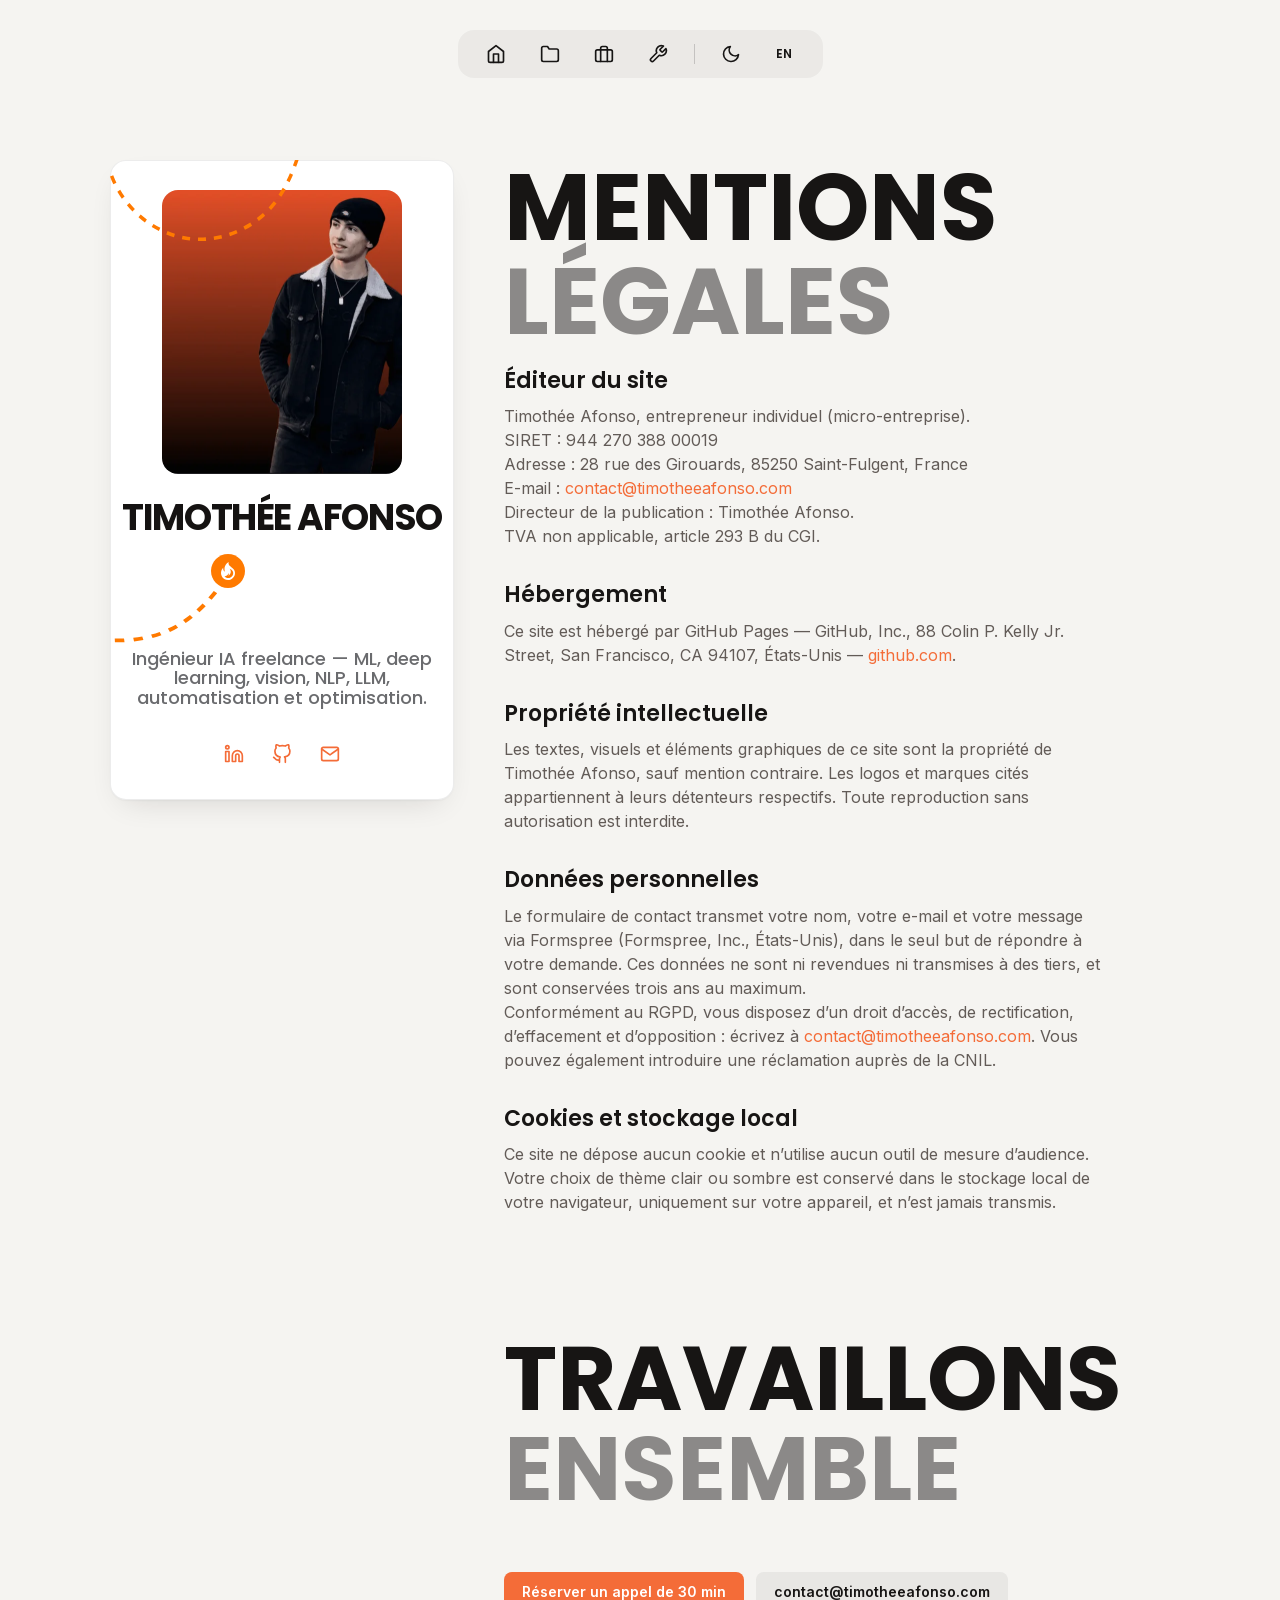
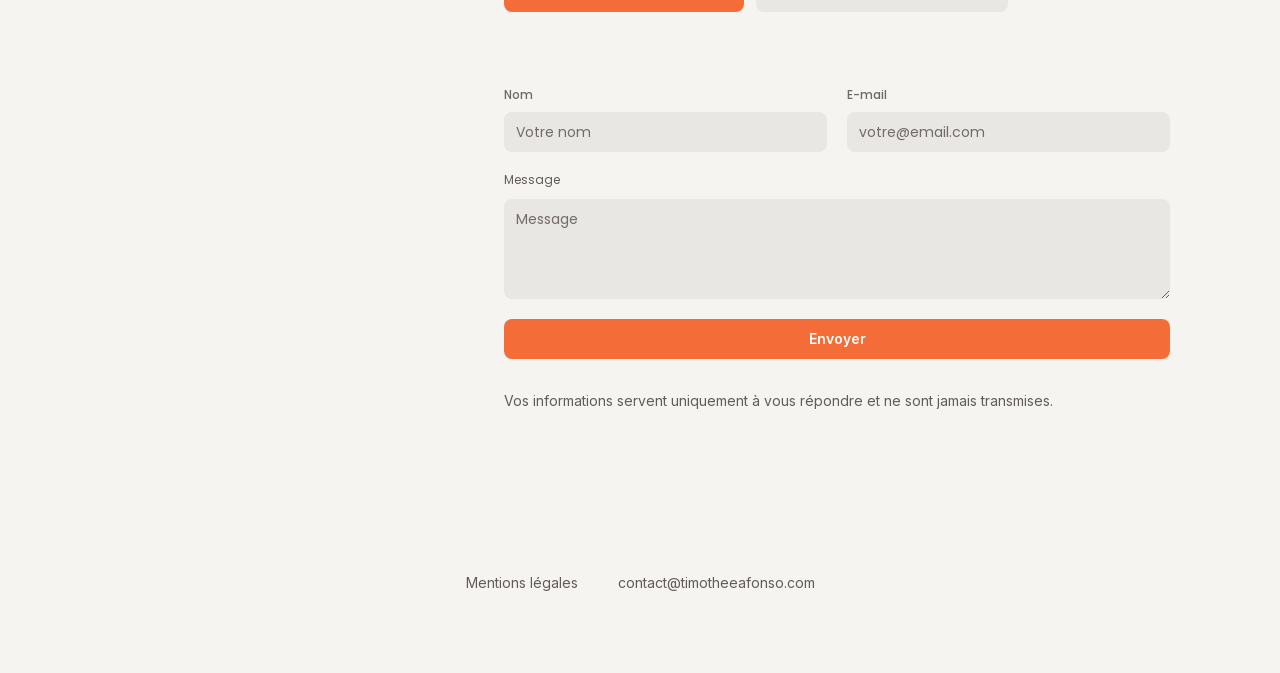
<file: fr/mentions-legales.html>
<!DOCTYPE html>
<html lang="fr">
<head>
<meta charset="utf-8">
<meta name="viewport" content="width=device-width, initial-scale=1">
<title>Mentions légales — Timothée Afonso</title>
<meta name="description" content="Mentions légales du site de Timothée Afonso, ingénieur IA / ML freelance : éditeur, hébergement, propriété intellectuelle, données personnelles et cookies.">
<link rel="canonical" href="https://timotheeafonso.com/fr/mentions-legales.html">
<meta property="og:type" content="website">
<meta property="og:site_name" content="Timothée Afonso">
<meta property="og:url" content="https://timotheeafonso.com/fr/mentions-legales.html">
<meta property="og:title" content="Mentions légales — Timothée Afonso">
<meta property="og:description" content="Mentions légales du site de Timothée Afonso, ingénieur IA / ML freelance : éditeur, hébergement, propriété intellectuelle, données personnelles et cookies.">
<meta property="og:image" content="https://timotheeafonso.com/assets/img/og-image-fr.png">
<meta property="og:image:width" content="1200">
<meta property="og:image:height" content="630">
<meta property="og:image:alt" content="Timothée Afonso — ingénieur IA freelance">
<meta property="og:locale" content="fr_FR">
<meta property="og:locale:alternate" content="en_US">
<meta name="twitter:card" content="summary_large_image">
<meta name="twitter:title" content="Mentions légales — Timothée Afonso">
<meta name="twitter:description" content="Mentions légales du site de Timothée Afonso, ingénieur IA / ML freelance : éditeur, hébergement, propriété intellectuelle, données personnelles et cookies.">
<meta name="twitter:image" content="https://timotheeafonso.com/assets/img/og-image-fr.png">
<link rel="icon" href="../assets/img/favicon.png" sizes="48x48">
<link rel="apple-touch-icon" href="../assets/img/apple-touch-icon.png">
<link rel="alternate" hreflang="en" href="https://timotheeafonso.com/legal.html">
<link rel="alternate" hreflang="fr" href="https://timotheeafonso.com/fr/mentions-legales.html">
<link rel="alternate" hreflang="x-default" href="https://timotheeafonso.com/legal.html">
<link rel="preload" href="../assets/fonts/poppins-700-latin.woff2" as="font" type="font/woff2" crossorigin>
<link rel="stylesheet" href="../assets/css/style.css">
<script>
/* Applique le thème avant le premier rendu pour éviter tout clignotement. */
(function(){try{var t=localStorage.getItem('theme');
if(t!=='light'&&t!=='dark'){t=window.matchMedia('(prefers-color-scheme: light)').matches?'light':'dark';}
document.documentElement.setAttribute('data-theme',t);}
catch(e){document.documentElement.setAttribute('data-theme','dark');}})();
</script>
<script type="application/ld+json">
{
  "@context": "https://schema.org",
  "@type": "Person",
  "@id": "https://timotheeafonso.com/#person",
  "name": "Timothée Afonso",
  "alternateName": "Timothee Afonso",
  "url": "https://timotheeafonso.com/fr/",
  "image": "https://timotheeafonso.com/assets/img/profile.webp",
  "jobTitle": "Ingénieur IA / ML freelance",
  "description": "Ingénieur IA / ML freelance. Machine learning et deep learning — feature engineering, prédiction, vision par ordinateur, NLP et LLM — jusqu’à la mise en production. Missions en remote.",
  "email": "mailto:contact@timotheeafonso.com",
  "address": {
    "@type": "PostalAddress",
    "addressCountry": "FR"
  },
  "knowsLanguage": [
    "fr",
    "en"
  ],
  "knowsAbout": [
    "Machine learning",
    "Deep learning",
    "Vision par ordinateur",
    "Traitement automatique du langage",
    "Grands modèles de langage",
    "MLOps",
    "Python"
  ],
  "hasOccupation": {
    "@type": "Occupation",
    "name": "Ingénieur IA / ML",
    "occupationLocation": {
      "@type": "Country",
      "name": "France"
    }
  },
  "sameAs": [
    "https://www.linkedin.com/in/timothee-afonso",
    "https://github.com/timotheeafonso"
  ]
}
</script>
</head>
<body>
<div class="page page--sub">
  <div class="nav-wrap">
    <nav class="nav" aria-label="Accueil">
      <a href="index.html" title="Accueil" aria-label="Accueil"><svg viewBox="0 0 24 24" fill="none" stroke="currentColor" stroke-width="2" stroke-linecap="round" stroke-linejoin="round" aria-hidden="true"><path d="M3 9l9-7 9 7v11a2 2 0 0 1-2 2H5a2 2 0 0 1-2-2z"/><polyline points="9 22 9 12 15 12 15 22"/></svg></a>
      <a href="projects.html" title="Projets" aria-label="Projets"><svg viewBox="0 0 24 24" fill="none" stroke="currentColor" stroke-width="2" stroke-linecap="round" stroke-linejoin="round" aria-hidden="true"><path d="M22 19a2 2 0 0 1-2 2H4a2 2 0 0 1-2-2V5a2 2 0 0 1 2-2h5l2 3h9a2 2 0 0 1 2 2z"/></svg></a>
      <a href="experience.html" title="Expériences" aria-label="Expériences"><svg viewBox="0 0 24 24" fill="none" stroke="currentColor" stroke-width="2" stroke-linecap="round" stroke-linejoin="round" aria-hidden="true"><rect x="2" y="7" width="20" height="14" rx="2" ry="2"/><path d="M16 21V5a2 2 0 0 0-2-2h-4a2 2 0 0 0-2 2v16"/></svg></a>
      <a href="skill.html" title="Compétences" aria-label="Compétences"><svg viewBox="0 0 24 24" fill="none" stroke="currentColor" stroke-width="2" stroke-linecap="round" stroke-linejoin="round" aria-hidden="true"><path d="M14.7 6.3a1 1 0 0 0 0 1.4l1.6 1.6a1 1 0 0 0 1.4 0l3.77-3.77a6 6 0 0 1-7.94 7.94l-6.91 6.91a2.12 2.12 0 0 1-3-3l6.91-6.91a6 6 0 0 1 7.94-7.94l-3.76 3.76z"/></svg></a>
      <span class="nav__sep" aria-hidden="true"></span>
      <button class="nav__theme" type="button" title="Thème"><svg class="icon-sun" viewBox="0 0 24 24" fill="none" stroke="currentColor" stroke-width="2" stroke-linecap="round" stroke-linejoin="round" aria-hidden="true"><circle cx="12" cy="12" r="5"/><line x1="12" y1="1" x2="12" y2="3"/><line x1="12" y1="21" x2="12" y2="23"/><line x1="4.22" y1="4.22" x2="5.64" y2="5.64"/><line x1="18.36" y1="18.36" x2="19.78" y2="19.78"/><line x1="1" y1="12" x2="3" y2="12"/><line x1="21" y1="12" x2="23" y2="12"/><line x1="4.22" y1="19.78" x2="5.64" y2="18.36"/><line x1="18.36" y1="5.64" x2="19.78" y2="4.22"/></svg><svg class="icon-moon" viewBox="0 0 24 24" fill="none" stroke="currentColor" stroke-width="2" stroke-linecap="round" stroke-linejoin="round" aria-hidden="true"><path d="M21 12.79A9 9 0 1 1 11.21 3 7 7 0 0 0 21 12.79z"/></svg></button>
      <a class="nav__lang" href="../legal.html" hreflang="en" lang="en" title="View in English" aria-label="View in English">EN</a>
    </nav>
  </div>
  <div class="wrapper">
    <div class="container">
      <aside class="left">
        <div class="profile">
          <span class="profile__arc-top" aria-hidden="true"></span>
          <span class="profile__arc-bottom" aria-hidden="true"></span>
          <img class="profile__photo" src="../assets/img/profile.webp" alt="Timothée Afonso" width="240" height="284">
          <div class="profile__bio">
            <p class="profile__name">TIMOTHÉE AFONSO</p>
            <div class="profile__foot">
              <p class="profile__tagline">Ingénieur IA freelance — ML, deep learning, vision, NLP, LLM, automatisation et optimisation.</p>
              <div class="profile__social">
                <a href="https://www.linkedin.com/in/timothee-afonso" target="_blank" rel="noopener" title="LinkedIn" aria-label="LinkedIn" style="color:var(--orange)"><svg viewBox="0 0 24 24" fill="none" stroke="currentColor" stroke-width="2" stroke-linecap="round" stroke-linejoin="round" aria-hidden="true"><path d="M16 8a6 6 0 0 1 6 6v7h-4v-7a2 2 0 0 0-2-2 2 2 0 0 0-2 2v7h-4v-7a6 6 0 0 1 6-6z"/><rect x="2" y="9" width="4" height="12"/><circle cx="4" cy="4" r="2"/></svg></a>
                <a href="https://github.com/timotheeafonso" target="_blank" rel="noopener" title="GitHub" aria-label="GitHub" style="color:var(--orange)"><svg viewBox="0 0 24 24" fill="none" stroke="currentColor" stroke-width="2" stroke-linecap="round" stroke-linejoin="round" aria-hidden="true"><path d="M9 19c-5 1.5-5-2.5-7-3m14 6v-3.87a3.37 3.37 0 0 0-.94-2.61c3.14-.35 6.44-1.54 6.44-7A5.44 5.44 0 0 0 20 4.77 5.07 5.07 0 0 0 19.91 1S18.73.65 16 2.48a13.38 13.38 0 0 0-7 0C6.27.65 5.09 1 5.09 1A5.07 5.07 0 0 0 5 4.77a5.44 5.44 0 0 0-1.5 3.78c0 5.42 3.3 6.61 6.44 7A3.37 3.37 0 0 0 9 18.13V22"/></svg></a>
                <a href="mailto:contact@timotheeafonso.com" title="Email" aria-label="Email" style="color:var(--orange)"><svg viewBox="0 0 24 24" fill="none" stroke="currentColor" stroke-width="2" stroke-linecap="round" stroke-linejoin="round" aria-hidden="true"><path d="M4 4h16c1.1 0 2 .9 2 2v12c0 1.1-.9 2-2 2H4c-1.1 0-2-.9-2-2V6c0-1.1.9-2 2-2z"/><polyline points="22,6 12,13 2,6"/></svg></a>
              </div>
            </div>
          </div>
        </div>
      </aside>
      <main class="right">
        <section class="section section--first">
          <h1 class="title title--hero">MENTIONS<br><span>LÉGALES</span></h1>
          <div class="legal">
            <article class="legal__block">
              <h2 class="legal__title">Éditeur du site</h2>
              <p class="legal__text">Timothée Afonso, entrepreneur individuel (micro-entreprise).<br>SIRET : 944 270 388 00019<br>Adresse : 28 rue des Girouards, 85250 Saint-Fulgent, France<br>E-mail : <a href="mailto:contact@timotheeafonso.com">contact@timotheeafonso.com</a><br>Directeur de la publication : Timothée Afonso.<br>TVA non applicable, article 293 B du CGI.</p>
            </article>
            <article class="legal__block">
              <h2 class="legal__title">Hébergement</h2>
              <p class="legal__text">Ce site est hébergé par GitHub Pages — GitHub, Inc., 88 Colin P. Kelly Jr. Street, San Francisco, CA 94107, États-Unis — <a href="https://github.com" target="_blank" rel="noopener">github.com</a>.</p>
            </article>
            <article class="legal__block">
              <h2 class="legal__title">Propriété intellectuelle</h2>
              <p class="legal__text">Les textes, visuels et éléments graphiques de ce site sont la propriété de Timothée Afonso, sauf mention contraire. Les logos et marques cités appartiennent à leurs détenteurs respectifs. Toute reproduction sans autorisation est interdite.</p>
            </article>
            <article class="legal__block">
              <h2 class="legal__title">Données personnelles</h2>
              <p class="legal__text">Le formulaire de contact transmet votre nom, votre e-mail et votre message via Formspree (Formspree, Inc., États-Unis), dans le seul but de répondre à votre demande. Ces données ne sont ni revendues ni transmises à des tiers, et sont conservées trois ans au maximum.<br>Conformément au RGPD, vous disposez d’un droit d’accès, de rectification, d’effacement et d’opposition : écrivez à <a href="mailto:contact@timotheeafonso.com">contact@timotheeafonso.com</a>. Vous pouvez également introduire une réclamation auprès de la CNIL.</p>
            </article>
            <article class="legal__block">
              <h2 class="legal__title">Cookies et stockage local</h2>
              <p class="legal__text">Ce site ne dépose aucun cookie et n’utilise aucun outil de mesure d’audience. Votre choix de thème clair ou sombre est conservé dans le stockage local de votre navigateur, uniquement sur votre appareil, et n’est jamais transmis.</p>
            </article>
          </div>
        </section>
        <section class="section section--contact reveal">
          <h2 class="title">TRAVAILLONS<br><span>ENSEMBLE</span></h2>
          <div class="about__links contact__direct">
            <a class="about__link about__link--accent" href="https://cal.com/timothee-afonso" target="_blank" rel="noopener">Réserver un appel de 30 min</a>
            <a class="about__link" href="mailto:contact@timotheeafonso.com">contact@timotheeafonso.com</a>
          </div>
          <form class="form" action="https://formspree.io/f/xljewzve" method="POST" novalidate>
            <input type="text" name="_gotcha" value="" tabindex="-1" autocomplete="off" aria-hidden="true" style="position:absolute;left:-9999px;height:0;width:0;opacity:0;" />
            <div class="form__row">
              <label class="form__field">
                <span class="form__label">Nom</span>
                <span class="form__control"><input type="text" name="name" placeholder="Votre nom" autocomplete="name"></span>
              </label>
              <label class="form__field">
                <span class="form__label">E-mail</span>
                <span class="form__control"><input type="email" name="email" placeholder="votre@email.com" autocomplete="email"></span>
              </label>
            </div>
            <label class="form__field">
              <span class="form__label form__label--message">Message</span>
              <span class="form__control"><textarea name="message" placeholder="Message"></textarea></span>
            </label>
            <button class="form__submit" type="submit">Envoyer</button>
            <p class="form__note">Vos informations servent uniquement à vous répondre et ne sont jamais transmises.</p>
            <p class="form__status" role="status"></p>
          </form>
        </section>
      </main>
    </div>
  </div>
  <footer class="footer">
    <div class="footer__links">
      <a href="mentions-legales.html">Mentions légales</a>
      <a href="mailto:contact@timotheeafonso.com">contact@timotheeafonso.com</a>
    </div>
  </footer>
</div>
<script src="../assets/js/main.js"></script>
</body>
</html>
</file>
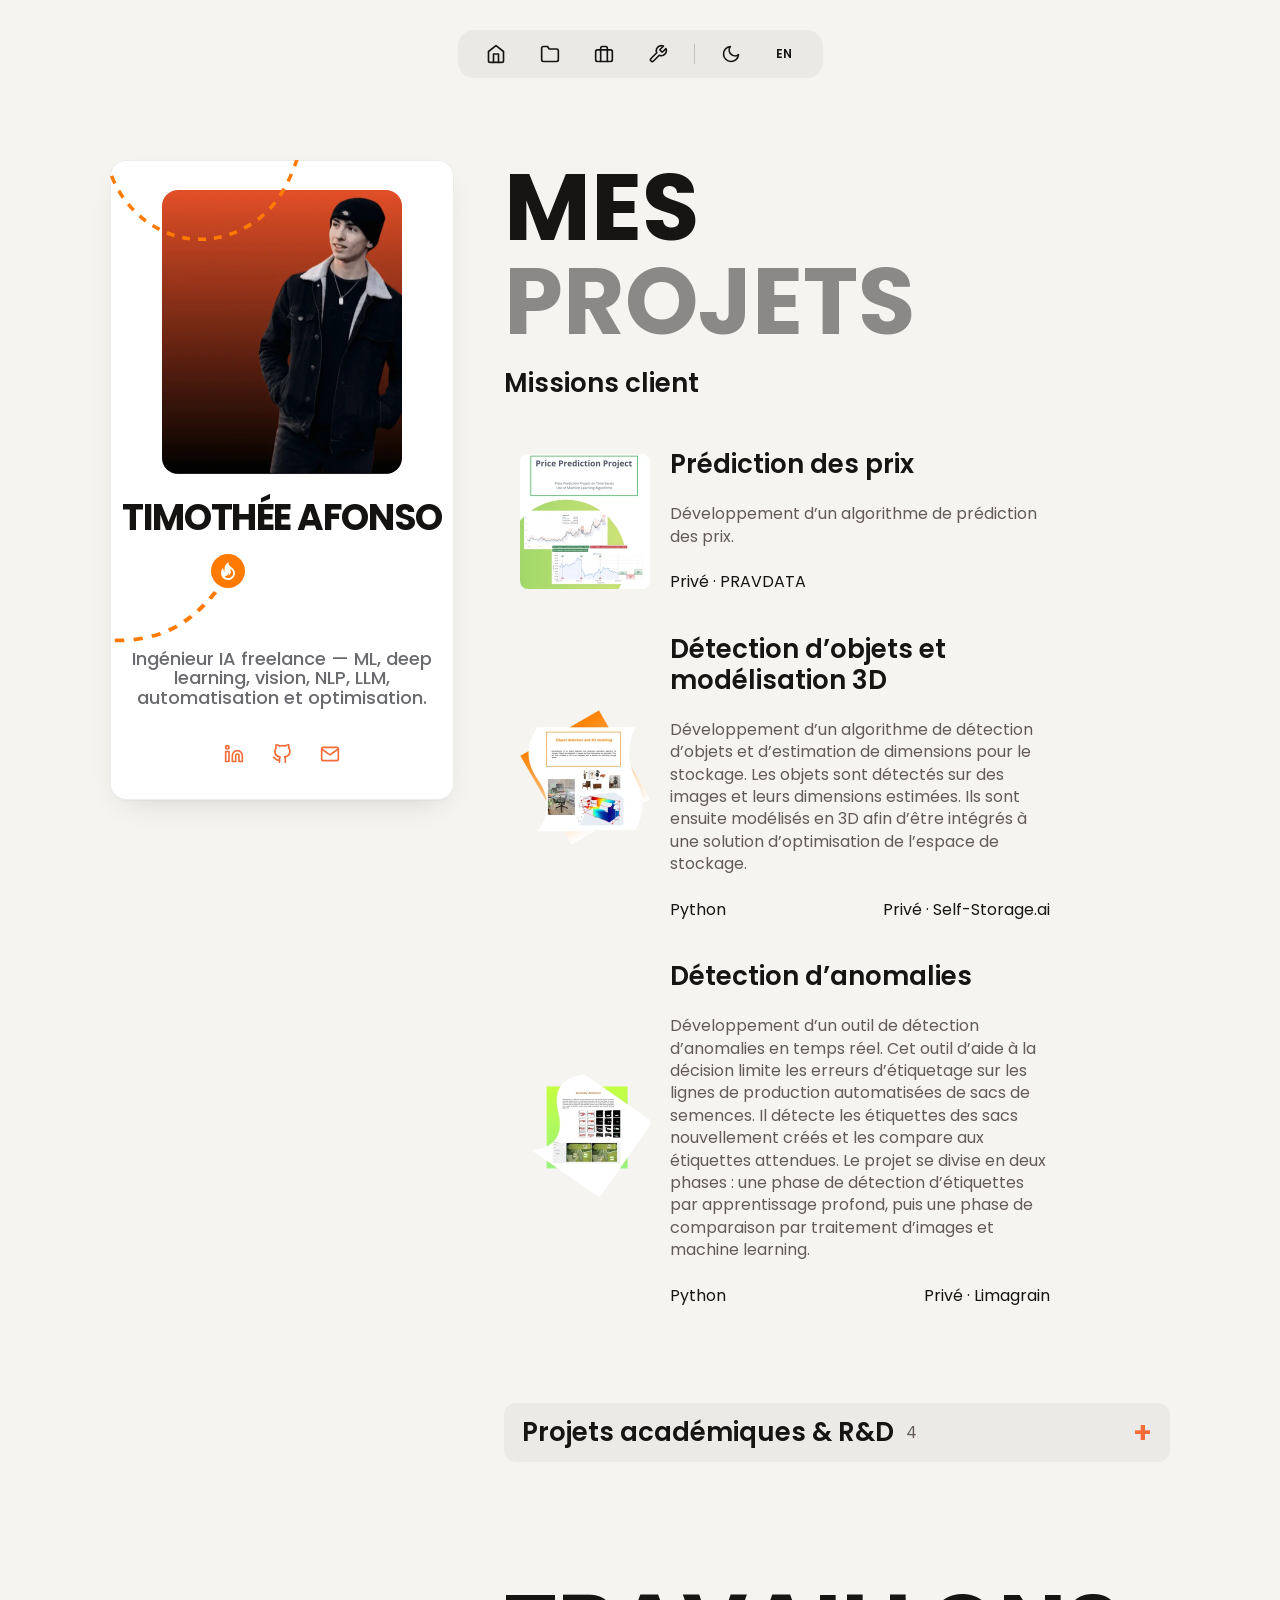
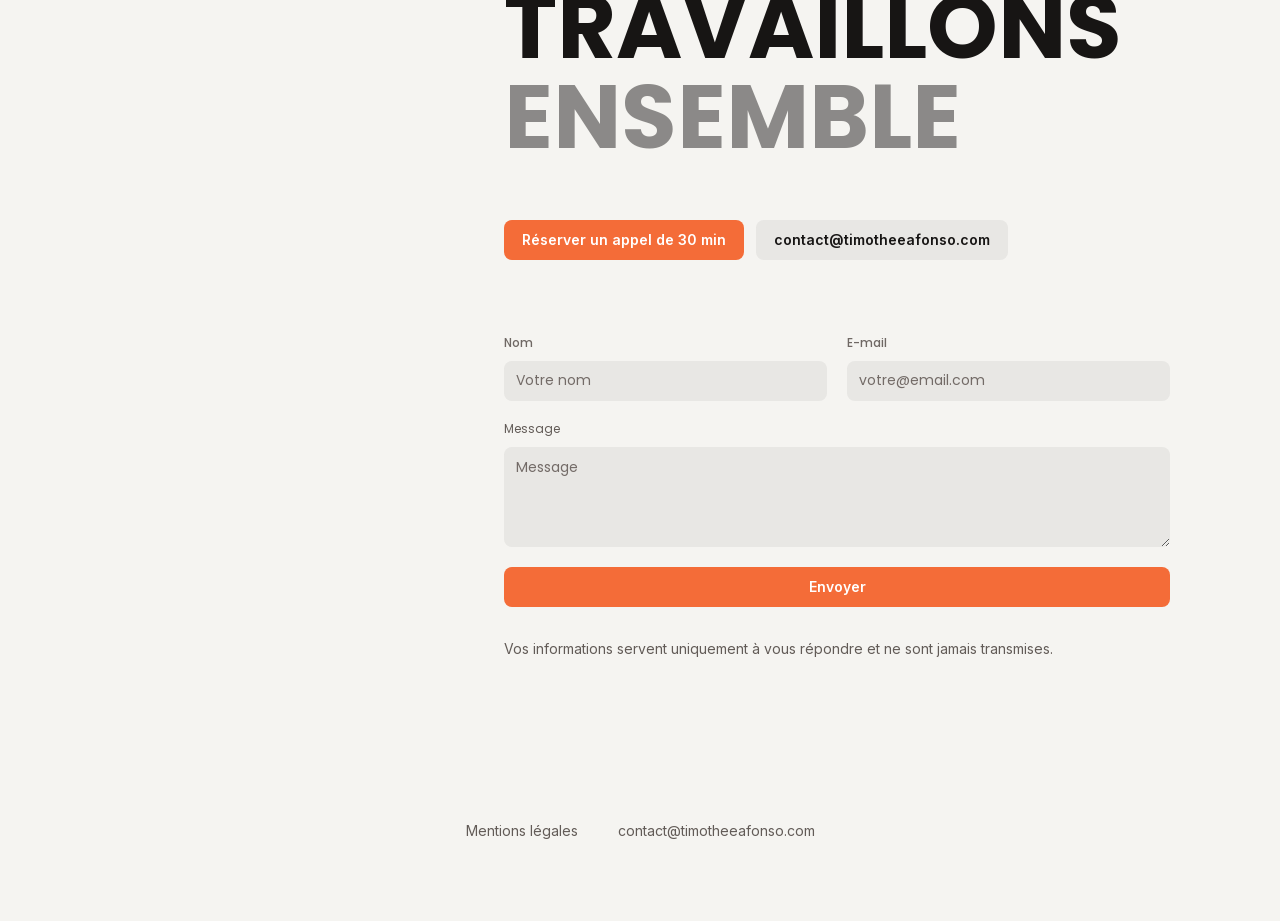
<file: fr/projects.html>
<!DOCTYPE html>
<html lang="fr">
<head>
<meta charset="utf-8">
<meta name="viewport" content="width=device-width, initial-scale=1">
<title>Projets IA &amp; vision par ordinateur — Timothée Afonso</title>
<meta name="description" content="Missions client et projets R&amp;D en vision par ordinateur, NLP et machine learning — détection d’objets, modélisation 3D, détection d’anomalies en temps réel.">
<link rel="canonical" href="https://timotheeafonso.com/fr/projects.html">
<meta property="og:type" content="website">
<meta property="og:site_name" content="Timothée Afonso">
<meta property="og:url" content="https://timotheeafonso.com/fr/projects.html">
<meta property="og:title" content="Projets IA &amp; vision par ordinateur — Timothée Afonso">
<meta property="og:description" content="Missions client et projets R&amp;D en vision par ordinateur, NLP et machine learning — détection d’objets, modélisation 3D, détection d’anomalies en temps réel.">
<meta property="og:image" content="https://timotheeafonso.com/assets/img/og-image-fr.png">
<meta property="og:image:width" content="1200">
<meta property="og:image:height" content="630">
<meta property="og:image:alt" content="Timothée Afonso — ingénieur IA freelance">
<meta property="og:locale" content="fr_FR">
<meta property="og:locale:alternate" content="en_US">
<meta name="twitter:card" content="summary_large_image">
<meta name="twitter:title" content="Projets IA &amp; vision par ordinateur — Timothée Afonso">
<meta name="twitter:description" content="Missions client et projets R&amp;D en vision par ordinateur, NLP et machine learning — détection d’objets, modélisation 3D, détection d’anomalies en temps réel.">
<meta name="twitter:image" content="https://timotheeafonso.com/assets/img/og-image-fr.png">
<link rel="icon" href="../assets/img/favicon.png" sizes="48x48">
<link rel="apple-touch-icon" href="../assets/img/apple-touch-icon.png">
<link rel="alternate" hreflang="en" href="https://timotheeafonso.com/projects.html">
<link rel="alternate" hreflang="fr" href="https://timotheeafonso.com/fr/projects.html">
<link rel="alternate" hreflang="x-default" href="https://timotheeafonso.com/projects.html">
<link rel="preload" href="../assets/fonts/poppins-700-latin.woff2" as="font" type="font/woff2" crossorigin>
<link rel="stylesheet" href="../assets/css/style.css">
<script>
/* Applique le thème avant le premier rendu pour éviter tout clignotement. */
(function(){try{var t=localStorage.getItem('theme');
if(t!=='light'&&t!=='dark'){t=window.matchMedia('(prefers-color-scheme: light)').matches?'light':'dark';}
document.documentElement.setAttribute('data-theme',t);}
catch(e){document.documentElement.setAttribute('data-theme','dark');}})();
</script>
<script type="application/ld+json">
{
  "@context": "https://schema.org",
  "@type": "Person",
  "@id": "https://timotheeafonso.com/#person",
  "name": "Timothée Afonso",
  "alternateName": "Timothee Afonso",
  "url": "https://timotheeafonso.com/fr/",
  "image": "https://timotheeafonso.com/assets/img/profile.webp",
  "jobTitle": "Ingénieur IA / ML freelance",
  "description": "Ingénieur IA / ML freelance. Machine learning et deep learning — feature engineering, prédiction, vision par ordinateur, NLP et LLM — jusqu’à la mise en production. Missions en remote.",
  "email": "mailto:contact@timotheeafonso.com",
  "address": {
    "@type": "PostalAddress",
    "addressCountry": "FR"
  },
  "knowsLanguage": [
    "fr",
    "en"
  ],
  "knowsAbout": [
    "Machine learning",
    "Deep learning",
    "Vision par ordinateur",
    "Traitement automatique du langage",
    "Grands modèles de langage",
    "MLOps",
    "Python"
  ],
  "hasOccupation": {
    "@type": "Occupation",
    "name": "Ingénieur IA / ML",
    "occupationLocation": {
      "@type": "Country",
      "name": "France"
    }
  },
  "sameAs": [
    "https://www.linkedin.com/in/timothee-afonso",
    "https://github.com/timotheeafonso"
  ]
}
</script>
</head>
<body>
<div class="page page--sub">
  <div class="nav-wrap">
    <nav class="nav" aria-label="Accueil">
      <a href="index.html" title="Accueil" aria-label="Accueil"><svg viewBox="0 0 24 24" fill="none" stroke="currentColor" stroke-width="2" stroke-linecap="round" stroke-linejoin="round" aria-hidden="true"><path d="M3 9l9-7 9 7v11a2 2 0 0 1-2 2H5a2 2 0 0 1-2-2z"/><polyline points="9 22 9 12 15 12 15 22"/></svg></a>
      <a href="projects.html" title="Projets" aria-label="Projets" aria-current="page"><svg viewBox="0 0 24 24" fill="none" stroke="currentColor" stroke-width="2" stroke-linecap="round" stroke-linejoin="round" aria-hidden="true"><path d="M22 19a2 2 0 0 1-2 2H4a2 2 0 0 1-2-2V5a2 2 0 0 1 2-2h5l2 3h9a2 2 0 0 1 2 2z"/></svg></a>
      <a href="experience.html" title="Expériences" aria-label="Expériences"><svg viewBox="0 0 24 24" fill="none" stroke="currentColor" stroke-width="2" stroke-linecap="round" stroke-linejoin="round" aria-hidden="true"><rect x="2" y="7" width="20" height="14" rx="2" ry="2"/><path d="M16 21V5a2 2 0 0 0-2-2h-4a2 2 0 0 0-2 2v16"/></svg></a>
      <a href="skill.html" title="Compétences" aria-label="Compétences"><svg viewBox="0 0 24 24" fill="none" stroke="currentColor" stroke-width="2" stroke-linecap="round" stroke-linejoin="round" aria-hidden="true"><path d="M14.7 6.3a1 1 0 0 0 0 1.4l1.6 1.6a1 1 0 0 0 1.4 0l3.77-3.77a6 6 0 0 1-7.94 7.94l-6.91 6.91a2.12 2.12 0 0 1-3-3l6.91-6.91a6 6 0 0 1 7.94-7.94l-3.76 3.76z"/></svg></a>
      <span class="nav__sep" aria-hidden="true"></span>
      <button class="nav__theme" type="button" title="Thème"><svg class="icon-sun" viewBox="0 0 24 24" fill="none" stroke="currentColor" stroke-width="2" stroke-linecap="round" stroke-linejoin="round" aria-hidden="true"><circle cx="12" cy="12" r="5"/><line x1="12" y1="1" x2="12" y2="3"/><line x1="12" y1="21" x2="12" y2="23"/><line x1="4.22" y1="4.22" x2="5.64" y2="5.64"/><line x1="18.36" y1="18.36" x2="19.78" y2="19.78"/><line x1="1" y1="12" x2="3" y2="12"/><line x1="21" y1="12" x2="23" y2="12"/><line x1="4.22" y1="19.78" x2="5.64" y2="18.36"/><line x1="18.36" y1="5.64" x2="19.78" y2="4.22"/></svg><svg class="icon-moon" viewBox="0 0 24 24" fill="none" stroke="currentColor" stroke-width="2" stroke-linecap="round" stroke-linejoin="round" aria-hidden="true"><path d="M21 12.79A9 9 0 1 1 11.21 3 7 7 0 0 0 21 12.79z"/></svg></button>
      <a class="nav__lang" href="../projects.html" hreflang="en" lang="en" title="View in English" aria-label="View in English">EN</a>
    </nav>
  </div>
  <div class="wrapper">
    <div class="container">
      <aside class="left">
        <div class="profile">
          <span class="profile__arc-top" aria-hidden="true"></span>
          <span class="profile__arc-bottom" aria-hidden="true"></span>
          <img class="profile__photo" src="../assets/img/profile.webp" alt="Timothée Afonso" width="240" height="284">
          <div class="profile__bio">
            <p class="profile__name">TIMOTHÉE AFONSO</p>
            <div class="profile__foot">
              <p class="profile__tagline">Ingénieur IA freelance — ML, deep learning, vision, NLP, LLM, automatisation et optimisation.</p>
              <div class="profile__social">
                <a href="https://www.linkedin.com/in/timothee-afonso" target="_blank" rel="noopener" title="LinkedIn" aria-label="LinkedIn" style="color:var(--orange)"><svg viewBox="0 0 24 24" fill="none" stroke="currentColor" stroke-width="2" stroke-linecap="round" stroke-linejoin="round" aria-hidden="true"><path d="M16 8a6 6 0 0 1 6 6v7h-4v-7a2 2 0 0 0-2-2 2 2 0 0 0-2 2v7h-4v-7a6 6 0 0 1 6-6z"/><rect x="2" y="9" width="4" height="12"/><circle cx="4" cy="4" r="2"/></svg></a>
                <a href="https://github.com/timotheeafonso" target="_blank" rel="noopener" title="GitHub" aria-label="GitHub" style="color:var(--orange)"><svg viewBox="0 0 24 24" fill="none" stroke="currentColor" stroke-width="2" stroke-linecap="round" stroke-linejoin="round" aria-hidden="true"><path d="M9 19c-5 1.5-5-2.5-7-3m14 6v-3.87a3.37 3.37 0 0 0-.94-2.61c3.14-.35 6.44-1.54 6.44-7A5.44 5.44 0 0 0 20 4.77 5.07 5.07 0 0 0 19.91 1S18.73.65 16 2.48a13.38 13.38 0 0 0-7 0C6.27.65 5.09 1 5.09 1A5.07 5.07 0 0 0 5 4.77a5.44 5.44 0 0 0-1.5 3.78c0 5.42 3.3 6.61 6.44 7A3.37 3.37 0 0 0 9 18.13V22"/></svg></a>
                <a href="mailto:contact@timotheeafonso.com" title="Email" aria-label="Email" style="color:var(--orange)"><svg viewBox="0 0 24 24" fill="none" stroke="currentColor" stroke-width="2" stroke-linecap="round" stroke-linejoin="round" aria-hidden="true"><path d="M4 4h16c1.1 0 2 .9 2 2v12c0 1.1-.9 2-2 2H4c-1.1 0-2-.9-2-2V6c0-1.1.9-2 2-2z"/><polyline points="22,6 12,13 2,6"/></svg></a>
              </div>
            </div>
          </div>
        </div>
      </aside>
      <main class="right">
        <section class="section section--first">
          <h1 class="title title--hero">MES<br><span>PROJETS</span></h1>
          <h2 class="section__sub">Missions client</h2>
          <div class="list">
          <div class="project">
            <div class="project__inner">
              <div class="project__thumb"><img src="../assets/img/projects/pravdata-pricing.webp" alt="Prédiction des prix" width="130" height="135" loading="lazy"></div>
              <div class="project__details">
                <h3 class="project__name">Prédiction des prix</h3>
                <p class="project__desc">Développement d’un algorithme de prédiction des prix.</p>
                <div class="project__meta"><span>Privé · PRAVDATA</span></div>
              </div>
            </div>
          </div>
          <div class="project">
            <div class="project__inner">
              <div class="project__thumb"><img src="../assets/img/projects/object-detection.webp" alt="Détection d’objets et modélisation 3D" width="130" height="135" loading="lazy"></div>
              <div class="project__details">
                <h3 class="project__name">Détection d’objets et modélisation 3D</h3>
                <p class="project__desc">Développement d’un algorithme de détection d’objets et d’estimation de dimensions pour le stockage. Les objets sont détectés sur des images et leurs dimensions estimées. Ils sont ensuite modélisés en 3D afin d’être intégrés à une solution d’optimisation de l’espace de stockage.</p>
                <div class="project__meta"><span>Python</span><span>Privé · Self-Storage.ai</span></div>
              </div>
            </div>
          </div>
          <div class="project">
            <div class="project__inner">
              <div class="project__thumb"><img src="../assets/img/projects/anomaly-detection.webp" alt="Détection d’anomalies" width="130" height="135" loading="lazy"></div>
              <div class="project__details">
                <h3 class="project__name">Détection d’anomalies</h3>
                <p class="project__desc">Développement d’un outil de détection d’anomalies en temps réel. Cet outil d’aide à la décision limite les erreurs d’étiquetage sur les lignes de production automatisées de sacs de semences. Il détecte les étiquettes des sacs nouvellement créés et les compare aux étiquettes attendues. Le projet se divise en deux phases : une phase de détection d’étiquettes par apprentissage profond, puis une phase de comparaison par traitement d’images et machine learning.</p>
                <div class="project__meta"><span>Python</span><span>Privé · Limagrain</span></div>
              </div>
            </div>
          </div>
          </div>
          <details class="rnd">
            <summary class="rnd__summary">Projets académiques &amp; R&amp;D<span class="rnd__count">4</span></summary>
            <div class="list">
          <a class="project" href="https://github.com/timotheeafonso/SBC-moteur-inference" target="_blank" rel="noopener">
            <span class="arrow" aria-hidden="true"><svg viewBox="0 0 24 24" aria-hidden="true"><path d="M15 5l-1.41 1.41L18.17 11H2v2h16.17l-4.59 4.59L15 19l7-7-7-7z"/></svg></span>
            <div class="project__inner">
              <div class="project__thumb"><img src="../assets/img/projects/knowledge-based-system.webp" alt="Système à base de connaissances (SBC)" width="130" height="135" loading="lazy"></div>
              <div class="project__details">
                <h3 class="project__name">Système à base de connaissances (SBC)</h3>
                <p class="project__desc">Création d’un système d’inférence gérant à la fois la logique binaire et la logique probabiliste. La base de connaissances et l’ensemble des règles peuvent être définis manuellement. Les algorithmes de chaînage avant et de chaînage arrière sont disponibles.</p>
                <div class="project__meta"><span>Java</span><span>Public</span></div>
              </div>
            </div>
          </a>
          <a class="project" href="https://github.com/timotheeafonso/Metaheuristique-planification-rencontres-sportives" target="_blank" rel="noopener">
            <span class="arrow" aria-hidden="true"><svg viewBox="0 0 24 24" aria-hidden="true"><path d="M15 5l-1.41 1.41L18.17 11H2v2h16.17l-4.59 4.59L15 19l7-7-7-7z"/></svg></span>
            <div class="project__inner">
              <div class="project__thumb"><img src="../assets/img/projects/combinatorial-optimization.webp" alt="Optimisation combinatoire" width="130" height="135" loading="lazy"></div>
              <div class="project__details">
                <h3 class="project__name">Optimisation combinatoire</h3>
                <p class="project__desc">Résolution d’un problème d’optimisation combinatoire NP-complet. Le problème traité est la planification de rencontres sportives sous contraintes strictes. Une métaheuristique a été implémentée afin de trouver des solutions de qualité dans un temps raisonnable. J’ai retenu une recherche locale par méthode de descente. Pour éviter de s’arrêter au premier optimum local rencontré, j’ai intégré plusieurs redémarrages semi-aléatoires acceptant des voisins moins bons.</p>
                <div class="project__meta"><span>Python</span><span>Public</span></div>
              </div>
            </div>
          </a>
          <a class="project" href="https://github.com/timotheeafonso/Projet-NLP-Recherche-Documentaire" target="_blank" rel="noopener">
            <span class="arrow" aria-hidden="true"><svg viewBox="0 0 24 24" aria-hidden="true"><path d="M15 5l-1.41 1.41L18.17 11H2v2h16.17l-4.59 4.59L15 19l7-7-7-7z"/></svg></span>
            <div class="project__inner">
              <div class="project__thumb"><img src="../assets/img/projects/document-retrieval-nlp.webp" alt="Recherche documentaire – NLP" width="130" height="135" loading="lazy"></div>
              <div class="project__details">
                <h3 class="project__name">Recherche documentaire – NLP</h3>
                <p class="project__desc">Ce projet de NLP consiste à construire un système de recherche capable d’extraire l’information pertinente d’un corpus de questions à partir d’un ensemble de documents donné. Les fonctionnalités clés incluent la racinisation, qui ramène les mots à leur racine, et une stop-list filtrant les mots courants à faible valeur informative. Le système gère des requêtes de complexité variable : unions ou conjonctions de termes, requêtes de phrases où les termes doivent se suivre, expressions logiques complexes, jokers et tolérance aux fautes d’orthographe. Une interface conviviale permet de consulter les résultats, les termes de la requête étant surlignés directement dans les documents.</p>
                <div class="project__meta"><span>C++</span><span>Public</span></div>
              </div>
            </div>
          </a>
          <a class="project" href="https://github.com/timotheeafonso/MiniZinc-Angular-Puzzle" target="_blank" rel="noopener">
            <span class="arrow" aria-hidden="true"><svg viewBox="0 0 24 24" aria-hidden="true"><path d="M15 5l-1.41 1.41L18.17 11H2v2h16.17l-4.59 4.59L15 19l7-7-7-7z"/></svg></span>
            <div class="project__inner">
              <div class="project__thumb"><img src="../assets/img/projects/minizinc-angular.webp" alt="Projet MiniZinc &amp; Angular" width="130" height="135" loading="lazy"></div>
              <div class="project__details">
                <h3 class="project__name">Projet MiniZinc &amp; Angular</h3>
                <p class="project__desc">Création d’une interface web proposant quatre problèmes de satisfaction de contraintes. La résolution est assurée par MiniZinc et l’interface web est construite avec Angular. Les utilisateurs peuvent aussi créer leurs propres problèmes en définissant variables et contraintes. Un système de propagation et de rétropropagation de contraintes permet d’afficher dynamiquement le déroulement de la résolution.</p>
                <div class="project__meta"><span>MiniZinc, Angular</span><span>Public</span></div>
              </div>
            </div>
          </a>
            </div>
          </details>
        </section>
        <section class="section section--contact reveal">
          <h2 class="title">TRAVAILLONS<br><span>ENSEMBLE</span></h2>
          <div class="about__links contact__direct">
            <a class="about__link about__link--accent" href="https://cal.com/timothee-afonso" target="_blank" rel="noopener">Réserver un appel de 30 min</a>
            <a class="about__link" href="mailto:contact@timotheeafonso.com">contact@timotheeafonso.com</a>
          </div>
          <form class="form" action="https://formspree.io/f/xljewzve" method="POST" novalidate>
            <input type="text" name="_gotcha" value="" tabindex="-1" autocomplete="off" aria-hidden="true" style="position:absolute;left:-9999px;height:0;width:0;opacity:0;" />
            <div class="form__row">
              <label class="form__field">
                <span class="form__label">Nom</span>
                <span class="form__control"><input type="text" name="name" placeholder="Votre nom" autocomplete="name"></span>
              </label>
              <label class="form__field">
                <span class="form__label">E-mail</span>
                <span class="form__control"><input type="email" name="email" placeholder="votre@email.com" autocomplete="email"></span>
              </label>
            </div>
            <label class="form__field">
              <span class="form__label form__label--message">Message</span>
              <span class="form__control"><textarea name="message" placeholder="Message"></textarea></span>
            </label>
            <button class="form__submit" type="submit">Envoyer</button>
            <p class="form__note">Vos informations servent uniquement à vous répondre et ne sont jamais transmises.</p>
            <p class="form__status" role="status"></p>
          </form>
        </section>
      </main>
    </div>
  </div>
  <footer class="footer">
    <div class="footer__links">
      <a href="mentions-legales.html">Mentions légales</a>
      <a href="mailto:contact@timotheeafonso.com">contact@timotheeafonso.com</a>
    </div>
  </footer>
</div>
<script src="../assets/js/main.js"></script>
</body>
</html>
</file>
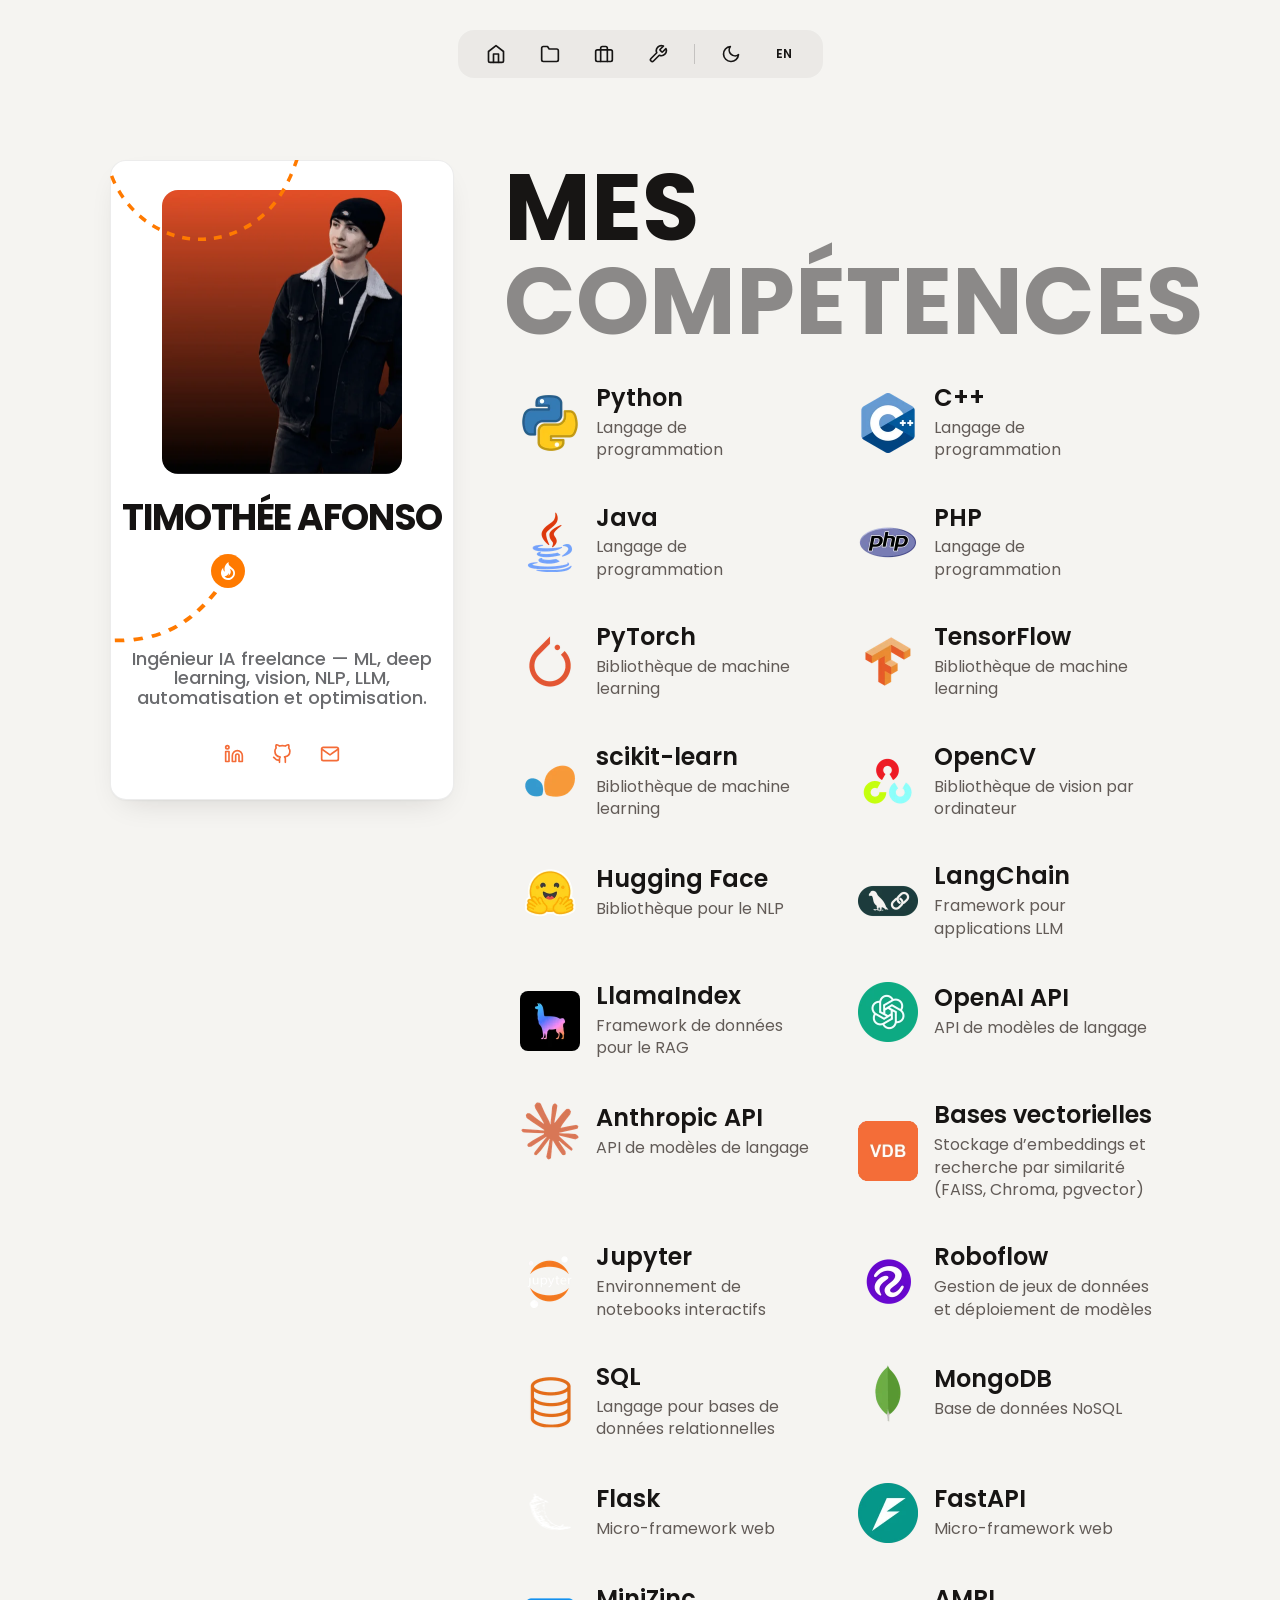
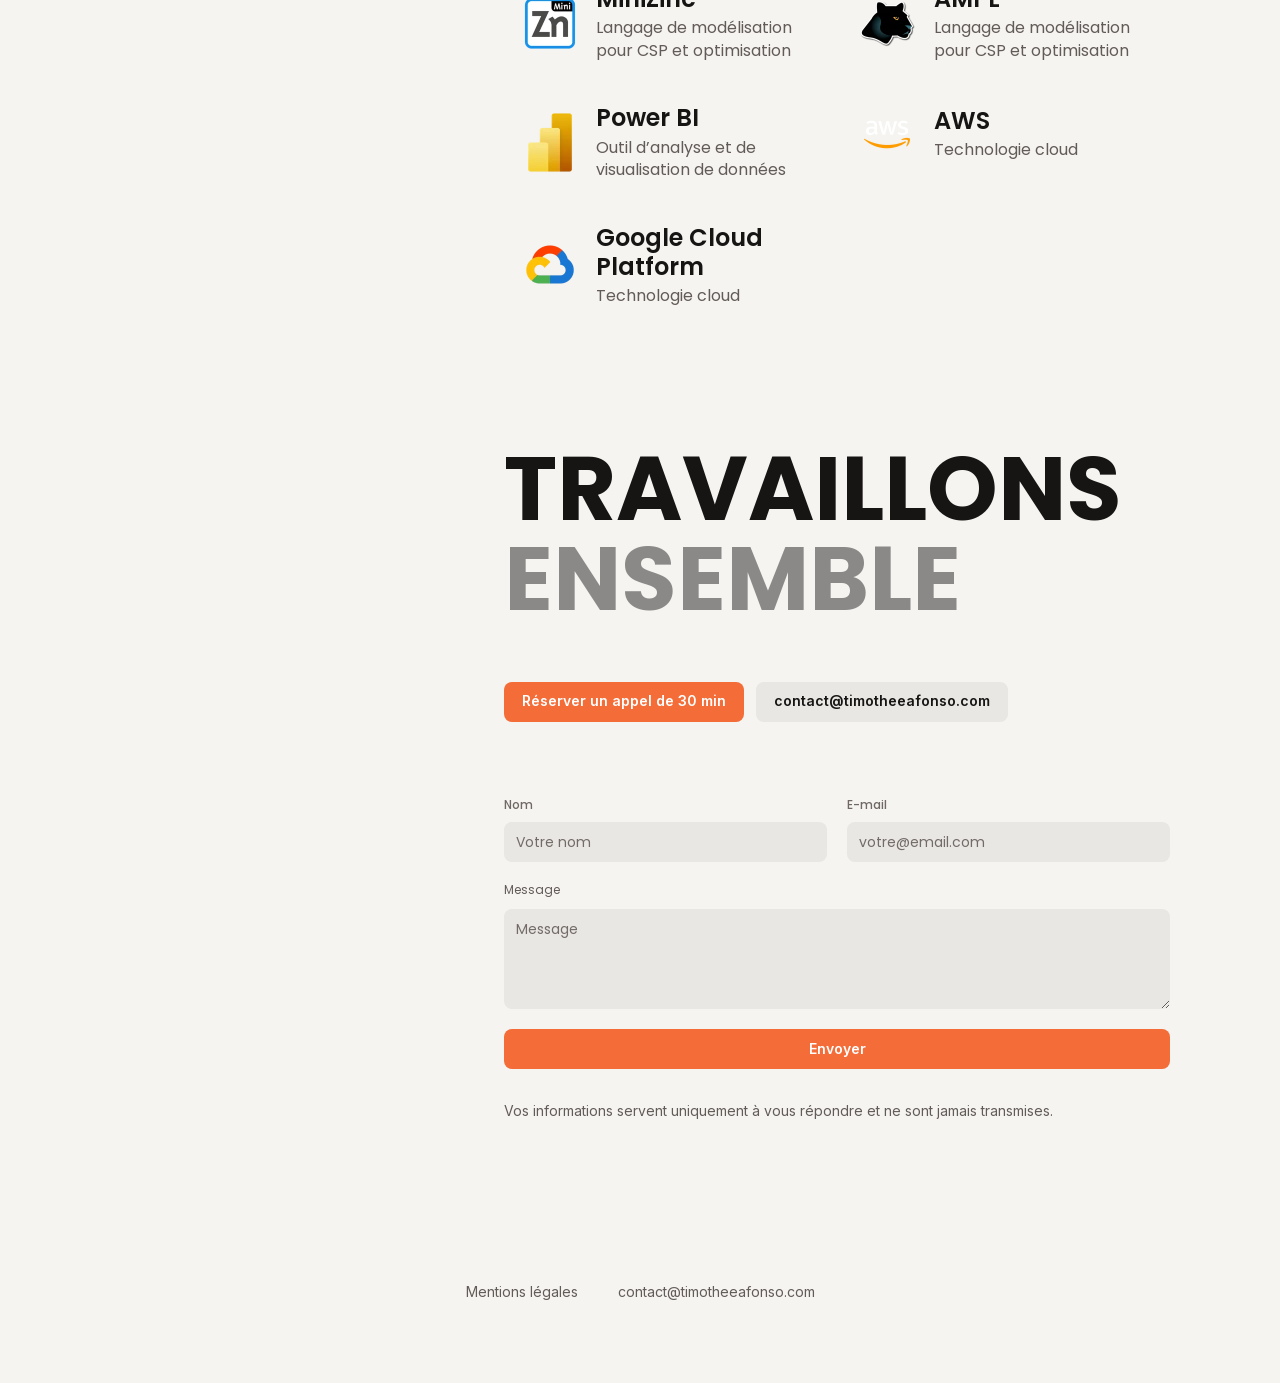
<file: fr/skill.html>
<!DOCTYPE html>
<html lang="fr">
<head>
<meta charset="utf-8">
<meta name="viewport" content="width=device-width, initial-scale=1">
<title>Stack technique — Python, PyTorch, vision par ordinateur | Timothée Afonso</title>
<meta name="description" content="La stack que j’utilise comme ingénieur IA freelance : Python, PyTorch, TensorFlow, OpenCV, Hugging Face, FastAPI, SQL, AWS et Google Cloud Platform.">
<link rel="canonical" href="https://timotheeafonso.com/fr/skill.html">
<meta property="og:type" content="website">
<meta property="og:site_name" content="Timothée Afonso">
<meta property="og:url" content="https://timotheeafonso.com/fr/skill.html">
<meta property="og:title" content="Stack technique — Python, PyTorch, vision par ordinateur | Timothée Afonso">
<meta property="og:description" content="La stack que j’utilise comme ingénieur IA freelance : Python, PyTorch, TensorFlow, OpenCV, Hugging Face, FastAPI, SQL, AWS et Google Cloud Platform.">
<meta property="og:image" content="https://timotheeafonso.com/assets/img/og-image-fr.png">
<meta property="og:image:width" content="1200">
<meta property="og:image:height" content="630">
<meta property="og:image:alt" content="Timothée Afonso — ingénieur IA freelance">
<meta property="og:locale" content="fr_FR">
<meta property="og:locale:alternate" content="en_US">
<meta name="twitter:card" content="summary_large_image">
<meta name="twitter:title" content="Stack technique — Python, PyTorch, vision par ordinateur | Timothée Afonso">
<meta name="twitter:description" content="La stack que j’utilise comme ingénieur IA freelance : Python, PyTorch, TensorFlow, OpenCV, Hugging Face, FastAPI, SQL, AWS et Google Cloud Platform.">
<meta name="twitter:image" content="https://timotheeafonso.com/assets/img/og-image-fr.png">
<link rel="icon" href="../assets/img/favicon.png" sizes="48x48">
<link rel="apple-touch-icon" href="../assets/img/apple-touch-icon.png">
<link rel="alternate" hreflang="en" href="https://timotheeafonso.com/skill.html">
<link rel="alternate" hreflang="fr" href="https://timotheeafonso.com/fr/skill.html">
<link rel="alternate" hreflang="x-default" href="https://timotheeafonso.com/skill.html">
<link rel="preload" href="../assets/fonts/poppins-700-latin.woff2" as="font" type="font/woff2" crossorigin>
<link rel="stylesheet" href="../assets/css/style.css">
<script>
/* Applique le thème avant le premier rendu pour éviter tout clignotement. */
(function(){try{var t=localStorage.getItem('theme');
if(t!=='light'&&t!=='dark'){t=window.matchMedia('(prefers-color-scheme: light)').matches?'light':'dark';}
document.documentElement.setAttribute('data-theme',t);}
catch(e){document.documentElement.setAttribute('data-theme','dark');}})();
</script>
<script type="application/ld+json">
{
  "@context": "https://schema.org",
  "@type": "Person",
  "@id": "https://timotheeafonso.com/#person",
  "name": "Timothée Afonso",
  "alternateName": "Timothee Afonso",
  "url": "https://timotheeafonso.com/fr/",
  "image": "https://timotheeafonso.com/assets/img/profile.webp",
  "jobTitle": "Ingénieur IA / ML freelance",
  "description": "Ingénieur IA / ML freelance. Machine learning et deep learning — feature engineering, prédiction, vision par ordinateur, NLP et LLM — jusqu’à la mise en production. Missions en remote.",
  "email": "mailto:contact@timotheeafonso.com",
  "address": {
    "@type": "PostalAddress",
    "addressCountry": "FR"
  },
  "knowsLanguage": [
    "fr",
    "en"
  ],
  "knowsAbout": [
    "Machine learning",
    "Deep learning",
    "Vision par ordinateur",
    "Traitement automatique du langage",
    "Grands modèles de langage",
    "MLOps",
    "Python"
  ],
  "hasOccupation": {
    "@type": "Occupation",
    "name": "Ingénieur IA / ML",
    "occupationLocation": {
      "@type": "Country",
      "name": "France"
    }
  },
  "sameAs": [
    "https://www.linkedin.com/in/timothee-afonso",
    "https://github.com/timotheeafonso"
  ]
}
</script>
</head>
<body>
<div class="page page--sub">
  <div class="nav-wrap">
    <nav class="nav" aria-label="Accueil">
      <a href="index.html" title="Accueil" aria-label="Accueil"><svg viewBox="0 0 24 24" fill="none" stroke="currentColor" stroke-width="2" stroke-linecap="round" stroke-linejoin="round" aria-hidden="true"><path d="M3 9l9-7 9 7v11a2 2 0 0 1-2 2H5a2 2 0 0 1-2-2z"/><polyline points="9 22 9 12 15 12 15 22"/></svg></a>
      <a href="projects.html" title="Projets" aria-label="Projets"><svg viewBox="0 0 24 24" fill="none" stroke="currentColor" stroke-width="2" stroke-linecap="round" stroke-linejoin="round" aria-hidden="true"><path d="M22 19a2 2 0 0 1-2 2H4a2 2 0 0 1-2-2V5a2 2 0 0 1 2-2h5l2 3h9a2 2 0 0 1 2 2z"/></svg></a>
      <a href="experience.html" title="Expériences" aria-label="Expériences"><svg viewBox="0 0 24 24" fill="none" stroke="currentColor" stroke-width="2" stroke-linecap="round" stroke-linejoin="round" aria-hidden="true"><rect x="2" y="7" width="20" height="14" rx="2" ry="2"/><path d="M16 21V5a2 2 0 0 0-2-2h-4a2 2 0 0 0-2 2v16"/></svg></a>
      <a href="skill.html" title="Compétences" aria-label="Compétences" aria-current="page"><svg viewBox="0 0 24 24" fill="none" stroke="currentColor" stroke-width="2" stroke-linecap="round" stroke-linejoin="round" aria-hidden="true"><path d="M14.7 6.3a1 1 0 0 0 0 1.4l1.6 1.6a1 1 0 0 0 1.4 0l3.77-3.77a6 6 0 0 1-7.94 7.94l-6.91 6.91a2.12 2.12 0 0 1-3-3l6.91-6.91a6 6 0 0 1 7.94-7.94l-3.76 3.76z"/></svg></a>
      <span class="nav__sep" aria-hidden="true"></span>
      <button class="nav__theme" type="button" title="Thème"><svg class="icon-sun" viewBox="0 0 24 24" fill="none" stroke="currentColor" stroke-width="2" stroke-linecap="round" stroke-linejoin="round" aria-hidden="true"><circle cx="12" cy="12" r="5"/><line x1="12" y1="1" x2="12" y2="3"/><line x1="12" y1="21" x2="12" y2="23"/><line x1="4.22" y1="4.22" x2="5.64" y2="5.64"/><line x1="18.36" y1="18.36" x2="19.78" y2="19.78"/><line x1="1" y1="12" x2="3" y2="12"/><line x1="21" y1="12" x2="23" y2="12"/><line x1="4.22" y1="19.78" x2="5.64" y2="18.36"/><line x1="18.36" y1="5.64" x2="19.78" y2="4.22"/></svg><svg class="icon-moon" viewBox="0 0 24 24" fill="none" stroke="currentColor" stroke-width="2" stroke-linecap="round" stroke-linejoin="round" aria-hidden="true"><path d="M21 12.79A9 9 0 1 1 11.21 3 7 7 0 0 0 21 12.79z"/></svg></button>
      <a class="nav__lang" href="../skill.html" hreflang="en" lang="en" title="View in English" aria-label="View in English">EN</a>
    </nav>
  </div>
  <div class="wrapper">
    <div class="container">
      <aside class="left">
        <div class="profile">
          <span class="profile__arc-top" aria-hidden="true"></span>
          <span class="profile__arc-bottom" aria-hidden="true"></span>
          <img class="profile__photo" src="../assets/img/profile.webp" alt="Timothée Afonso" width="240" height="284">
          <div class="profile__bio">
            <p class="profile__name">TIMOTHÉE AFONSO</p>
            <div class="profile__foot">
              <p class="profile__tagline">Ingénieur IA freelance — ML, deep learning, vision, NLP, LLM, automatisation et optimisation.</p>
              <div class="profile__social">
                <a href="https://www.linkedin.com/in/timothee-afonso" target="_blank" rel="noopener" title="LinkedIn" aria-label="LinkedIn" style="color:var(--orange)"><svg viewBox="0 0 24 24" fill="none" stroke="currentColor" stroke-width="2" stroke-linecap="round" stroke-linejoin="round" aria-hidden="true"><path d="M16 8a6 6 0 0 1 6 6v7h-4v-7a2 2 0 0 0-2-2 2 2 0 0 0-2 2v7h-4v-7a6 6 0 0 1 6-6z"/><rect x="2" y="9" width="4" height="12"/><circle cx="4" cy="4" r="2"/></svg></a>
                <a href="https://github.com/timotheeafonso" target="_blank" rel="noopener" title="GitHub" aria-label="GitHub" style="color:var(--orange)"><svg viewBox="0 0 24 24" fill="none" stroke="currentColor" stroke-width="2" stroke-linecap="round" stroke-linejoin="round" aria-hidden="true"><path d="M9 19c-5 1.5-5-2.5-7-3m14 6v-3.87a3.37 3.37 0 0 0-.94-2.61c3.14-.35 6.44-1.54 6.44-7A5.44 5.44 0 0 0 20 4.77 5.07 5.07 0 0 0 19.91 1S18.73.65 16 2.48a13.38 13.38 0 0 0-7 0C6.27.65 5.09 1 5.09 1A5.07 5.07 0 0 0 5 4.77a5.44 5.44 0 0 0-1.5 3.78c0 5.42 3.3 6.61 6.44 7A3.37 3.37 0 0 0 9 18.13V22"/></svg></a>
                <a href="mailto:contact@timotheeafonso.com" title="Email" aria-label="Email" style="color:var(--orange)"><svg viewBox="0 0 24 24" fill="none" stroke="currentColor" stroke-width="2" stroke-linecap="round" stroke-linejoin="round" aria-hidden="true"><path d="M4 4h16c1.1 0 2 .9 2 2v12c0 1.1-.9 2-2 2H4c-1.1 0-2-.9-2-2V6c0-1.1.9-2 2-2z"/><polyline points="22,6 12,13 2,6"/></svg></a>
              </div>
            </div>
          </div>
        </div>
      </aside>
      <main class="right">
        <section class="section section--first">
          <h1 class="title title--hero">MES<br><span>COMPÉTENCES</span></h1>
          <div class="skills">
          <a class="skill" href="https://www.python.org/" target="_blank" rel="noopener">
            <div class="skill__icon"><img src="../assets/img/skills/python.webp" alt="Python" width="60" height="60" loading="lazy"></div>
            <div class="skill__text">
              <h3 class="skill__name">Python</h3>
              <p class="skill__kind">Langage de programmation</p>
            </div>
          </a>
          <a class="skill" href="https://isocpp.org/" target="_blank" rel="noopener">
            <div class="skill__icon"><img src="../assets/img/skills/cpp.webp" alt="C++" width="60" height="60" loading="lazy"></div>
            <div class="skill__text">
              <h3 class="skill__name">C++</h3>
              <p class="skill__kind">Langage de programmation</p>
            </div>
          </a>
          <a class="skill" href="https://www.java.com/" target="_blank" rel="noopener">
            <div class="skill__icon"><img src="../assets/img/skills/java.webp" alt="Java" width="60" height="60" loading="lazy"></div>
            <div class="skill__text">
              <h3 class="skill__name">Java</h3>
              <p class="skill__kind">Langage de programmation</p>
            </div>
          </a>
          <a class="skill" href="https://www.php.net/" target="_blank" rel="noopener">
            <div class="skill__icon"><img src="../assets/img/skills/php.webp" alt="PHP" width="60" height="60" loading="lazy"></div>
            <div class="skill__text">
              <h3 class="skill__name">PHP</h3>
              <p class="skill__kind">Langage de programmation</p>
            </div>
          </a>
          <a class="skill" href="https://pytorch.org/" target="_blank" rel="noopener">
            <div class="skill__icon"><img src="../assets/img/skills/pytorch.webp" alt="PyTorch" width="60" height="60" loading="lazy"></div>
            <div class="skill__text">
              <h3 class="skill__name">PyTorch</h3>
              <p class="skill__kind">Bibliothèque de machine learning</p>
            </div>
          </a>
          <a class="skill" href="https://www.tensorflow.org/" target="_blank" rel="noopener">
            <div class="skill__icon"><img src="../assets/img/skills/tensorflow.webp" alt="TensorFlow" width="60" height="60" loading="lazy"></div>
            <div class="skill__text">
              <h3 class="skill__name">TensorFlow</h3>
              <p class="skill__kind">Bibliothèque de machine learning</p>
            </div>
          </a>
          <a class="skill" href="https://scikit-learn.org/" target="_blank" rel="noopener">
            <div class="skill__icon"><img src="../assets/img/skills/scikit-learn.webp" alt="scikit-learn" width="60" height="60" loading="lazy"></div>
            <div class="skill__text">
              <h3 class="skill__name">scikit-learn</h3>
              <p class="skill__kind">Bibliothèque de machine learning</p>
            </div>
          </a>
          <a class="skill" href="https://opencv.org" target="_blank" rel="noopener">
            <div class="skill__icon"><img src="../assets/img/skills/opencv.webp" alt="OpenCV" width="60" height="60" loading="lazy"></div>
            <div class="skill__text">
              <h3 class="skill__name">OpenCV</h3>
              <p class="skill__kind">Bibliothèque de vision par ordinateur</p>
            </div>
          </a>
          <a class="skill" href="https://huggingface.co/" target="_blank" rel="noopener">
            <div class="skill__icon"><img src="../assets/img/skills/hugging-face.webp" alt="Hugging Face" width="60" height="60" loading="lazy"></div>
            <div class="skill__text">
              <h3 class="skill__name">Hugging Face</h3>
              <p class="skill__kind">Bibliothèque pour le NLP</p>
            </div>
          </a>
          <a class="skill" href="https://www.langchain.com/" target="_blank" rel="noopener">
            <div class="skill__icon"><img src="../assets/img/skills/langchain.webp" alt="LangChain" width="60" height="60" loading="lazy"></div>
            <div class="skill__text">
              <h3 class="skill__name">LangChain</h3>
              <p class="skill__kind">Framework pour applications LLM</p>
            </div>
          </a>
          <a class="skill" href="https://www.llamaindex.ai/" target="_blank" rel="noopener">
            <div class="skill__icon"><img src="../assets/img/skills/llamaindex.webp" alt="LlamaIndex" width="60" height="60" loading="lazy"></div>
            <div class="skill__text">
              <h3 class="skill__name">LlamaIndex</h3>
              <p class="skill__kind">Framework de données pour le RAG</p>
            </div>
          </a>
          <a class="skill" href="https://platform.openai.com/docs" target="_blank" rel="noopener">
            <div class="skill__icon"><img src="../assets/img/skills/openai.webp" alt="OpenAI API" width="60" height="60" loading="lazy"></div>
            <div class="skill__text">
              <h3 class="skill__name">OpenAI API</h3>
              <p class="skill__kind">API de modèles de langage</p>
            </div>
          </a>
          <a class="skill" href="https://docs.anthropic.com/" target="_blank" rel="noopener">
            <div class="skill__icon"><img src="../assets/img/skills/anthropic.webp" alt="Anthropic API" width="60" height="60" loading="lazy"></div>
            <div class="skill__text">
              <h3 class="skill__name">Anthropic API</h3>
              <p class="skill__kind">API de modèles de langage</p>
            </div>
          </a>
          <div class="skill skill--static">
            <div class="skill__icon"><img src="../assets/img/skills/vector-db.webp" alt="Bases vectorielles" width="60" height="60" loading="lazy"></div>
            <div class="skill__text">
              <h3 class="skill__name">Bases vectorielles</h3>
              <p class="skill__kind">Stockage d’embeddings et recherche par similarité (FAISS, Chroma, pgvector)</p>
            </div>
          </div>
          <a class="skill" href="https://jupyter.org" target="_blank" rel="noopener">
            <div class="skill__icon"><img src="../assets/img/skills/jupyter.webp" alt="Jupyter" width="60" height="60" loading="lazy"></div>
            <div class="skill__text">
              <h3 class="skill__name">Jupyter</h3>
              <p class="skill__kind">Environnement de notebooks interactifs</p>
            </div>
          </a>
          <a class="skill" href="https://roboflow.com" target="_blank" rel="noopener">
            <div class="skill__icon"><img src="../assets/img/skills/roboflow.webp" alt="Roboflow" width="60" height="60" loading="lazy"></div>
            <div class="skill__text">
              <h3 class="skill__name">Roboflow</h3>
              <p class="skill__kind">Gestion de jeux de données et déploiement de modèles</p>
            </div>
          </a>
          <a class="skill" href="https://dev.mysql.com/doc" target="_blank" rel="noopener">
            <div class="skill__icon"><img src="../assets/img/skills/sql.webp" alt="SQL" width="60" height="60" loading="lazy"></div>
            <div class="skill__text">
              <h3 class="skill__name">SQL</h3>
              <p class="skill__kind">Langage pour bases de données relationnelles</p>
            </div>
          </a>
          <a class="skill" href="https://www.mongodb.com/" target="_blank" rel="noopener">
            <div class="skill__icon"><img src="../assets/img/skills/mongodb.webp" alt="MongoDB" width="60" height="60" loading="lazy"></div>
            <div class="skill__text">
              <h3 class="skill__name">MongoDB</h3>
              <p class="skill__kind">Base de données NoSQL</p>
            </div>
          </a>
          <a class="skill" href="https://flask.palletsprojects.com/en/stable/" target="_blank" rel="noopener">
            <div class="skill__icon"><img src="../assets/img/skills/flask.webp" alt="Flask" width="60" height="60" loading="lazy"></div>
            <div class="skill__text">
              <h3 class="skill__name">Flask</h3>
              <p class="skill__kind">Micro-framework web</p>
            </div>
          </a>
          <div class="skill">
            <div class="skill__icon"><img src="../assets/img/skills/fastapi.webp" alt="FastAPI" width="60" height="60" loading="lazy"></div>
            <div class="skill__text">
              <h3 class="skill__name">FastAPI</h3>
              <p class="skill__kind">Micro-framework web</p>
            </div>
          </div>
          <a class="skill" href="https://www.minizinc.org/" target="_blank" rel="noopener">
            <div class="skill__icon"><img src="../assets/img/skills/minizinc.webp" alt="MiniZinc" width="60" height="60" loading="lazy"></div>
            <div class="skill__text">
              <h3 class="skill__name">MiniZinc</h3>
              <p class="skill__kind">Langage de modélisation pour CSP et optimisation</p>
            </div>
          </a>
          <a class="skill" href="https://ampl.com/" target="_blank" rel="noopener">
            <div class="skill__icon"><img src="../assets/img/skills/ampl.webp" alt="AMPL" width="60" height="60" loading="lazy"></div>
            <div class="skill__text">
              <h3 class="skill__name">AMPL</h3>
              <p class="skill__kind">Langage de modélisation pour CSP et optimisation</p>
            </div>
          </a>
          <a class="skill" href="https://www.microsoft.com/en-us/power-platform/products/power-bi" target="_blank" rel="noopener">
            <div class="skill__icon"><img src="../assets/img/skills/power-bi.webp" alt="Power BI" width="60" height="60" loading="lazy"></div>
            <div class="skill__text">
              <h3 class="skill__name">Power BI</h3>
              <p class="skill__kind">Outil d’analyse et de visualisation de données</p>
            </div>
          </a>
          <a class="skill" href="https://aws.amazon.com/" target="_blank" rel="noopener">
            <div class="skill__icon"><img src="../assets/img/skills/aws.webp" alt="AWS" width="60" height="60" loading="lazy"></div>
            <div class="skill__text">
              <h3 class="skill__name">AWS</h3>
              <p class="skill__kind">Technologie cloud</p>
            </div>
          </a>
          <div class="skill">
            <div class="skill__icon"><img src="../assets/img/skills/gcp.webp" alt="Google Cloud Platform" width="60" height="60" loading="lazy"></div>
            <div class="skill__text">
              <h3 class="skill__name">Google Cloud Platform</h3>
              <p class="skill__kind">Technologie cloud</p>
            </div>
          </div>
          </div>
        </section>
        <section class="section section--contact reveal">
          <h2 class="title">TRAVAILLONS<br><span>ENSEMBLE</span></h2>
          <div class="about__links contact__direct">
            <a class="about__link about__link--accent" href="https://cal.com/timothee-afonso" target="_blank" rel="noopener">Réserver un appel de 30 min</a>
            <a class="about__link" href="mailto:contact@timotheeafonso.com">contact@timotheeafonso.com</a>
          </div>
          <form class="form" action="https://formspree.io/f/xljewzve" method="POST" novalidate>
            <input type="text" name="_gotcha" value="" tabindex="-1" autocomplete="off" aria-hidden="true" style="position:absolute;left:-9999px;height:0;width:0;opacity:0;" />
            <div class="form__row">
              <label class="form__field">
                <span class="form__label">Nom</span>
                <span class="form__control"><input type="text" name="name" placeholder="Votre nom" autocomplete="name"></span>
              </label>
              <label class="form__field">
                <span class="form__label">E-mail</span>
                <span class="form__control"><input type="email" name="email" placeholder="votre@email.com" autocomplete="email"></span>
              </label>
            </div>
            <label class="form__field">
              <span class="form__label form__label--message">Message</span>
              <span class="form__control"><textarea name="message" placeholder="Message"></textarea></span>
            </label>
            <button class="form__submit" type="submit">Envoyer</button>
            <p class="form__note">Vos informations servent uniquement à vous répondre et ne sont jamais transmises.</p>
            <p class="form__status" role="status"></p>
          </form>
        </section>
      </main>
    </div>
  </div>
  <footer class="footer">
    <div class="footer__links">
      <a href="mentions-legales.html">Mentions légales</a>
      <a href="mailto:contact@timotheeafonso.com">contact@timotheeafonso.com</a>
    </div>
  </footer>
</div>
<script src="../assets/js/main.js"></script>
</body>
</html>
</file>
<file: assets/css/style.css>
/* ==========================================================================
   Timothee Afonso — portfolio
   Recréation locale (HTML / CSS / JS) du site Framer timothee-afonso.framer.website
   ========================================================================== */

/* --------------------------------------------------------------------------
   1. Polices
   -------------------------------------------------------------------------- */
@font-face{font-family:'Poppins';font-style:normal;font-weight:200;font-display:swap;
  src:url('../fonts/poppins-200-latin.woff2') format('woff2');
  unicode-range:U+0000-00FF,U+0131,U+0152-0153,U+02BB-02BC,U+02C6,U+02DA,U+02DC,U+0304,U+0308,U+0329,U+2000-206F,U+20AC,U+2122,U+2191,U+2193,U+2212,U+2215,U+FEFF,U+FFFD;}
@font-face{font-family:'Poppins';font-style:normal;font-weight:200;font-display:swap;
  src:url('../fonts/poppins-200-latin-ext.woff2') format('woff2');
  unicode-range:U+0100-02BA,U+02BD-02C5,U+02C7-02CC,U+02CE-02D7,U+02DD-02FF,U+0304,U+0308,U+0329,U+1D00-1DBF,U+1E00-1E9F,U+1EF2-1EFF,U+2020,U+20A0-20AB,U+20AD-20C0,U+2113,U+2C60-2C7F,U+A720-A7FF;}
@font-face{font-family:'Poppins';font-style:normal;font-weight:400;font-display:swap;
  src:url('../fonts/poppins-400-latin.woff2') format('woff2');
  unicode-range:U+0000-00FF,U+0131,U+0152-0153,U+02BB-02BC,U+02C6,U+02DA,U+02DC,U+0304,U+0308,U+0329,U+2000-206F,U+20AC,U+2122,U+2191,U+2193,U+2212,U+2215,U+FEFF,U+FFFD;}
@font-face{font-family:'Poppins';font-style:normal;font-weight:400;font-display:swap;
  src:url('../fonts/poppins-400-latin-ext.woff2') format('woff2');
  unicode-range:U+0100-02BA,U+02BD-02C5,U+02C7-02CC,U+02CE-02D7,U+02DD-02FF,U+0304,U+0308,U+0329,U+1D00-1DBF,U+1E00-1E9F,U+1EF2-1EFF,U+2020,U+20A0-20AB,U+20AD-20C0,U+2113,U+2C60-2C7F,U+A720-A7FF;}
@font-face{font-family:'Poppins';font-style:normal;font-weight:500;font-display:swap;
  src:url('../fonts/poppins-500-latin.woff2') format('woff2');
  unicode-range:U+0000-00FF,U+0131,U+0152-0153,U+02BB-02BC,U+02C6,U+02DA,U+02DC,U+0304,U+0308,U+0329,U+2000-206F,U+20AC,U+2122,U+2191,U+2193,U+2212,U+2215,U+FEFF,U+FFFD;}
@font-face{font-family:'Poppins';font-style:normal;font-weight:500;font-display:swap;
  src:url('../fonts/poppins-500-latin-ext.woff2') format('woff2');
  unicode-range:U+0100-02BA,U+02BD-02C5,U+02C7-02CC,U+02CE-02D7,U+02DD-02FF,U+0304,U+0308,U+0329,U+1D00-1DBF,U+1E00-1E9F,U+1EF2-1EFF,U+2020,U+20A0-20AB,U+20AD-20C0,U+2113,U+2C60-2C7F,U+A720-A7FF;}
@font-face{font-family:'Poppins';font-style:normal;font-weight:600;font-display:swap;
  src:url('../fonts/poppins-600-latin.woff2') format('woff2');
  unicode-range:U+0000-00FF,U+0131,U+0152-0153,U+02BB-02BC,U+02C6,U+02DA,U+02DC,U+0304,U+0308,U+0329,U+2000-206F,U+20AC,U+2122,U+2191,U+2193,U+2212,U+2215,U+FEFF,U+FFFD;}
@font-face{font-family:'Poppins';font-style:normal;font-weight:600;font-display:swap;
  src:url('../fonts/poppins-600-latin-ext.woff2') format('woff2');
  unicode-range:U+0100-02BA,U+02BD-02C5,U+02C7-02CC,U+02CE-02D7,U+02DD-02FF,U+0304,U+0308,U+0329,U+1D00-1DBF,U+1E00-1E9F,U+1EF2-1EFF,U+2020,U+20A0-20AB,U+20AD-20C0,U+2113,U+2C60-2C7F,U+A720-A7FF;}
@font-face{font-family:'Poppins';font-style:normal;font-weight:700;font-display:swap;
  src:url('../fonts/poppins-700-latin.woff2') format('woff2');
  unicode-range:U+0000-00FF,U+0131,U+0152-0153,U+02BB-02BC,U+02C6,U+02DA,U+02DC,U+0304,U+0308,U+0329,U+2000-206F,U+20AC,U+2122,U+2191,U+2193,U+2212,U+2215,U+FEFF,U+FFFD;}
@font-face{font-family:'Poppins';font-style:normal;font-weight:700;font-display:swap;
  src:url('../fonts/poppins-700-latin-ext.woff2') format('woff2');
  unicode-range:U+0100-02BA,U+02BD-02C5,U+02C7-02CC,U+02CE-02D7,U+02DD-02FF,U+0304,U+0308,U+0329,U+1D00-1DBF,U+1E00-1E9F,U+1EF2-1EFF,U+2020,U+20A0-20AB,U+20AD-20C0,U+2113,U+2C60-2C7F,U+A720-A7FF;}
/* Inter est une police variable : un seul fichier couvre 100 → 900 */
@font-face{font-family:'Inter';font-style:normal;font-weight:100 900;font-display:swap;
  src:url('../fonts/inter-latin.woff2') format('woff2');
  unicode-range:U+0000-00FF,U+0131,U+0152-0153,U+02BB-02BC,U+02C6,U+02DA,U+02DC,U+0304,U+0308,U+0329,U+2000-206F,U+20AC,U+2122,U+2191,U+2193,U+2212,U+2215,U+FEFF,U+FFFD;}
@font-face{font-family:'Inter';font-style:normal;font-weight:100 900;font-display:swap;
  src:url('../fonts/inter-latin-ext.woff2') format('woff2');
  unicode-range:U+0100-02BA,U+02BD-02C5,U+02C7-02CC,U+02CE-02D7,U+02DD-02FF,U+0304,U+0308,U+0329,U+1D00-1DBF,U+1E00-1E9F,U+1EF2-1EFF,U+2020,U+20A0-20AB,U+20AD-20C0,U+2113,U+2C60-2C7F,U+A720-A7FF;}

/* --------------------------------------------------------------------------
   2. Variables et remise à zéro
   -------------------------------------------------------------------------- */
/* Couleurs de marque et typographie : identiques dans les deux thèmes */
:root{
  --orange:#f46c38;
  --lime:#c5ff41;
  --ink:#151312;            /* encre sur les surfaces claires (carte blanche, vert lime) */
  --on-accent:#fff;         /* texte sur la carte orange */
  --bio:#6a6b6e;            /* légende de la carte profil, toujours blanche */
  --dark-pill:#111;         /* pastille de téléchargement */
  --sans:'Poppins',sans-serif;
  --inter:'Inter',sans-serif;
}

/* Thème sombre — celui du site d'origine, appliqué par défaut */
:root,:root[data-theme="dark"]{
  color-scheme:dark;
  --bg:#151312;
  --fg:#fff;
  --muted:#998f8f;                   /* textes secondaires */
  --ghost:rgba(182,180,189,.5);      /* 2e ligne des titres */
  --surface:rgba(255,255,255,.03);   /* pilule de navigation */
  --surface-2:rgba(255,255,255,.08); /* survol dans la pilule */
  --hover:rgba(255,255,255,.03);     /* survol des cartes */
  --field:rgba(182,180,189,.2);      /* champs de formulaire */
  --label:#888;
  --placeholder:#999;
  --more-bg:rgba(69,69,69,.41);
  --more-bg-2:rgba(69,69,69,.6);
  --card:#fff;
  --card-shadow:none;
}

/* Thème clair — blanc cassé chaud, encre chaude, accents de marque inchangés */
:root[data-theme="light"]{
  color-scheme:light;
  --bg:#f5f4f1;
  --fg:#171514;
  --muted:#625b57;                   /* 6.1:1 sur le fond */
  --ghost:rgba(23,21,20,.48);           /* 2e ligne des titres — lisible sur fond clair */
  --surface:rgba(23,21,20,.045);
  --surface-2:rgba(23,21,20,.09);
  --hover:rgba(23,21,20,.045);
  --field:rgba(23,21,20,.06);
  --label:#6f6864;
  --placeholder:#736b67;
  --more-bg:rgba(23,21,20,.07);
  --more-bg-2:rgba(23,21,20,.13);
  --card:#fff;
  /* liseré en inset : aucun impact sur la mise en page, contrairement à border */
  --card-shadow:inset 0 0 0 1px rgba(23,21,20,.08),
                0 1px 2px rgba(23,21,20,.04),
                0 12px 32px -14px rgba(23,21,20,.16);
}

/* Fondu appliqué le temps de la bascule uniquement (jamais au chargement) */
.theme-switching,.theme-switching *{
  transition:background-color .28s ease,color .28s ease,border-color .28s ease,box-shadow .28s ease,fill .28s ease;
}

*,*::before,*::after{box-sizing:border-box;}
html{-webkit-text-size-adjust:100%;}
body{
  margin:0;
  background:var(--bg);
  color:var(--fg);
  font-family:var(--sans);
  -webkit-font-smoothing:antialiased;
  -moz-osx-font-smoothing:grayscale;
  overflow-x:hidden;
}
img{display:block;max-width:100%;}
a{color:inherit;text-decoration:none;}
p,h1,h2,h3,ul{margin:0;}
/* Framer coupe les mots trop longs plutôt que de les laisser déborder */
h1,h2,h3,p,li{overflow-wrap:break-word;}
ul{padding:0;list-style:none;}
button,input,textarea{font:inherit;color:inherit;}
svg{display:block;}

/* --------------------------------------------------------------------------
   3. Structure générale
   -------------------------------------------------------------------------- */
.page{position:relative;display:flex;flex-direction:column;padding-top:160px;background:var(--bg);}
.wrapper{display:flex;}
.container{
  width:100%;
  max-width:1140px;
  margin:0 auto;
  display:flex;
  gap:100px;
}
.left{width:344px;flex:0 0 344px;position:sticky;top:40px;align-self:flex-start;}
.right{flex:1;min-width:0;display:flex;flex-direction:column;}

/* --------------------------------------------------------------------------
   4. Navigation (pilule centrée, défile avec la page)
   -------------------------------------------------------------------------- */
.nav-wrap{position:absolute;top:30px;left:0;right:0;display:flex;justify-content:center;z-index:10;}
.nav{
  display:flex;align-items:center;gap:18px;
  height:48px;padding:0 20px;
  background:var(--surface);
  border-radius:16px;
}
.nav a{
  display:flex;align-items:center;justify-content:center;
  width:36px;height:36px;border-radius:50%;
  transition:background .2s ease;
}
.nav a:hover{background:var(--surface-2);}
.nav svg{width:20px;height:20px;}

/* Séparateur et bascule de thème */
.nav__sep{flex:none;width:1px;height:20px;background:currentColor;opacity:.18;}
.nav__theme{
  display:flex;align-items:center;justify-content:center;
  width:36px;height:36px;padding:0;
  background:transparent;border:0;border-radius:50%;
  color:inherit;cursor:pointer;
  transition:background .2s ease;
}
.nav__theme:hover{background:var(--surface-2);}
.nav__theme svg{width:20px;height:20px;}

/* Bascule de langue : code de la langue vers laquelle on bascule */
.nav__lang{
  display:flex;align-items:center;justify-content:center;
  width:36px;height:36px;border-radius:50%;
  font-family:var(--sans);font-size:12px;font-weight:600;letter-spacing:.03em;
  color:inherit;
  transition:background .2s ease;
}
.nav__lang:hover{background:var(--surface-2);}
/* Le soleil invite à passer en clair, la lune à repasser en sombre */
:root[data-theme="light"] .icon-sun{display:none;}
:root:not([data-theme="light"]) .icon-moon{display:none;}

/* Focus clavier visible sur tous les éléments interactifs */
a:focus-visible,button:focus-visible,input:focus-visible,textarea:focus-visible{
  outline:2px solid var(--orange);outline-offset:3px;
}

/* La pilule se resserre sur les très petits écrans pour rester d'un bloc */
@media (max-width:479.98px){
  .nav{gap:11px;padding:0 14px;}
}
@media (max-width:359.98px){
  .nav{gap:8px;padding:0 12px;}
}

/* --------------------------------------------------------------------------
   5. Carte profil (colonne de gauche)
   -------------------------------------------------------------------------- */
.profile{
  position:relative;overflow:hidden;
  display:flex;flex-direction:column;align-items:center;gap:24px;
  width:100%;height:640px;padding:30px 20px;
  background:var(--card);border-radius:16px;box-shadow:var(--card-shadow);
}
.profile__arc-top,
.profile__arc-bottom{position:absolute;background-repeat:no-repeat;background-size:100% 100%;pointer-events:none;}
.profile__arc-top{width:194px;height:100px;left:0;top:-18px;background-image:url('../img/card-arc-top.svg');}
.profile__arc-bottom{width:270px;height:166px;left:-135px;top:348px;background-image:url('../img/card-arc-bottom.svg');}
.profile__photo{width:240px;height:284px;border-radius:16px;object-fit:cover;}
.profile__bio{
  position:relative;z-index:1;
  display:flex;flex-direction:column;justify-content:space-between;align-items:center;
  flex:1;width:100%;
}
.profile__name{
  font-size:36px;line-height:39.6px;font-weight:700;letter-spacing:-.04em;
  color:var(--ink);text-align:center;white-space:nowrap;
}
.profile__foot{display:flex;flex-direction:column;align-items:center;gap:30px;width:100%;}
.profile__tagline{
  max-width:300px;
  font-size:18px;line-height:19.8px;font-weight:500;
  color:var(--bio);text-align:center;
}
.profile__social{display:flex;justify-content:center;align-items:center;gap:16px;}
.profile__social a{
  display:flex;align-items:center;justify-content:center;
  width:32px;height:32px;padding:6px;border-radius:6px;
  transition:background .2s ease;
}
.profile__social a:hover{background:rgba(0,0,0,.05);}
.profile__social svg{width:20px;height:20px;}

/* --------------------------------------------------------------------------
   6. Titres de section
   -------------------------------------------------------------------------- */
.title{font-size:90px;line-height:90px;font-weight:700;color:var(--fg);white-space:nowrap;}
.title span{color:var(--ghost);}
/* seuls le titre d'accueil et celui des certifications passent à la ligne */
.title--wrap{white-space:normal;}
.title--hero{font-size:110px;line-height:110px;}

/* --------------------------------------------------------------------------
   7. Sections
   -------------------------------------------------------------------------- */
.section{display:flex;flex-direction:column;gap:20px;}
.section--projects,
.section--skills,
.section--education,
.section--services,
.section--method,
.section--about,
.section--certification,
.section--contact{padding-top:120px;}
.section--experience{padding-top:140px;}
.section--first{padding-top:0;}
.section__lead{
  max-width:540px;
  font-size:18px;line-height:25.2px;color:var(--muted);
  margin-top:-4px;
}

/* --------------------------------------------------------------------------
   8. Hero (accueil)
   -------------------------------------------------------------------------- */
.hero{display:flex;flex-direction:column;gap:60px;}
.hero__info{display:flex;flex-direction:column;justify-content:center;gap:10px;min-height:381px;}
.hero__lead{max-width:540px;font-size:18px;line-height:25.2px;color:var(--muted);}
.hero__cards{display:flex;align-items:center;gap:30px;}
.hero__cards:has(> :only-child){max-width:420px;}

.pcard{
  position:relative;overflow:hidden;
  display:flex;flex-direction:column;align-items:flex-start;gap:24px;
  height:240px;padding:40px 20px 22px;border-radius:10px;
}
.pcard--resume{width:300px;flex:0 0 300px;background:var(--orange);}
.pcard--cta{width:100%;max-width:420px;flex:1 1 auto;}
.pcard--contact{flex:1;background:var(--lime);}
.pcard__icon{display:block;position:relative;z-index:1;width:38px;height:41px;}
.pcard__icon svg{width:100%;height:100%;}
.pcard__body{
  position:relative;z-index:1;
  display:flex;flex-direction:column;justify-content:space-between;align-items:flex-end;
  flex:1;width:100%;
}
.pcard__title{width:100%;font-size:24px;line-height:26.4px;font-weight:500;color:var(--on-accent);}
.pcard__list{font-size:24px;line-height:26.4px;font-weight:500;color:var(--ink);width:100%;}
.pcard__list li{position:relative;padding-left:46px;}
.pcard__list li::before{content:"\2022";position:absolute;left:4px;top:0;}
.pcard__list li + li{margin-top:26.4px;}
.pcard__deco{position:absolute;overflow:hidden;pointer-events:none;}
.pcard__deco i{display:block;background-repeat:no-repeat;background-size:100% 100%;}
.pcard--resume .deco-a{left:-58px;top:-57px;width:416px;height:251px;display:flex;align-items:center;justify-content:center;}
.pcard--resume .deco-a i{width:388px;height:155px;background-image:url('../img/line-orange.svg');}
.pcard--resume .deco-b{left:-54px;top:86px;width:388px;height:155px;}
.pcard--resume .deco-b i{width:388px;height:155px;background-image:url('../img/line-orange.svg');}
.pcard--contact .deco-a{left:-20px;top:-60px;width:422px;height:284px;}
.pcard--contact .deco-a i{width:422px;height:284px;background-image:url('../img/line-green.svg');}
.pcard--contact .deco-b{left:-3px;top:146px;width:329px;height:146px;overflow:visible;transform:rotate(4deg);display:flex;align-items:center;justify-content:center;}
.pcard--contact .deco-b i{width:422px;height:284px;background-image:url('../img/line-green.svg');}

/* Pastille ronde sombre (téléchargement) */
.pill{
  position:absolute;z-index:2;
  display:flex;align-items:center;justify-content:center;
  width:36px;height:36px;padding:10px;
  background:var(--dark-pill);border-radius:50px;
  transition:transform .2s ease;
}
.pill:hover{transform:scale(1.08);}
.pill svg{width:16px;height:16px;}
.pcard__body .pill{position:static;flex:0 0 36px;}

/* Flèche orange en haut à droite des cartes cliquables */
.arrow{position:absolute;right:16px;width:20px;height:20px;transform:rotate(-45deg);}
.arrow svg{width:100%;height:100%;fill:var(--orange);}

/* --------------------------------------------------------------------------
   9. Liste de projets
   -------------------------------------------------------------------------- */
.list{display:flex;flex-direction:column;align-items:flex-start;width:100%;}

.project{
  position:relative;display:flex;justify-content:space-between;align-items:center;
  width:100%;padding:20px 16px;border-radius:16px;
  transition:background .2s ease;
}
a.project:hover{background:var(--hover);}
.project .arrow{top:36px;}
.project__inner{display:flex;align-items:center;gap:20px;width:100%;max-width:600px;}
.project__thumb{
  flex:0 0 130px;width:130px;aspect-ratio:130/134.72;
  border-radius:8px;overflow:hidden;
}
.project__thumb img{width:100%;height:100%;object-fit:cover;}
.project__details{display:flex;flex-direction:column;justify-content:center;gap:23px;width:450px;max-width:600px;}
.project__name{font-size:26px;line-height:31.2px;font-weight:600;color:var(--fg);white-space:nowrap;}
.project__desc{font-size:16px;line-height:22.4px;color:var(--muted);}
.project__meta{display:flex;justify-content:space-between;align-items:center;gap:12px;font-size:16px;line-height:22.4px;color:var(--fg);}
.project__meta span:last-child{text-align:right;}

.list__divider{
  display:flex;align-items:center;gap:16px;
  width:100%;margin:28px 0 12px;padding:0 16px;
  font-size:14px;line-height:18px;font-weight:600;letter-spacing:.04em;
  text-transform:uppercase;color:var(--muted);
}
.list__divider::before,
.list__divider::after{
  content:"";flex:1;height:1px;background:currentColor;opacity:.28;
}

/* Bouton « + » décoratif sous les listes tronquées */
.more{
  align-self:center;
  grid-column:1 / -1;justify-self:center;
  display:flex;align-items:center;justify-content:center;
  width:100px;height:40px;
  background:var(--more-bg);border-radius:10px;
  font-family:var(--inter);font-size:31px;line-height:37.2px;font-weight:100;color:var(--fg);
  transition:background .2s ease;
}
.more:hover{background:var(--more-bg-2);}

/* --------------------------------------------------------------------------
   10. Compétences
   -------------------------------------------------------------------------- */
.skills{display:grid;grid-template-columns:repeat(2,minmax(0,1fr));align-items:start;gap:10px;width:100%;}
.skill{
  display:flex;align-items:center;gap:16px;
  padding:16px;border-radius:8px;
  transition:background .2s ease;
}
.skill:hover{background:var(--hover);}
.skill--static:hover{background:transparent;}
.skill__icon{flex:0 0 60px;width:60px;height:60px;border-radius:8px;overflow:hidden;}
.skill__icon img{width:100%;height:100%;object-fit:cover;}
.skill__text{display:flex;flex-direction:column;justify-content:center;gap:4px;flex:1;min-width:0;}
.skill__name{font-size:24px;line-height:28.8px;font-weight:600;color:var(--fg);}
.skill__kind{font-size:16px;line-height:22.4px;color:var(--muted);}

/* --------------------------------------------------------------------------
   11. Formation / Certification / Expériences
   -------------------------------------------------------------------------- */
.entry{
  position:relative;display:flex;flex-direction:column;align-items:flex-start;gap:20px;
  width:100%;border-radius:16px;
  transition:background .2s ease;
}
a.entry:hover{background:var(--hover);}
.entry__details{display:flex;flex-direction:column;justify-content:center;align-items:flex-start;gap:14px;width:100%;}
.entry__details > *{width:100%;}
.entry__name{font-size:26px;line-height:31.2px;font-weight:600;color:var(--fg);}
.entry__sub{font-size:16px;line-height:22.4px;color:var(--muted);}
.entry__keywords{font-size:12px;line-height:16.8px;font-weight:200;color:var(--muted);}
.entry__meta{
  display:flex;justify-content:space-between;align-items:center;width:100%;
  font-size:16px;line-height:17.6px;color:var(--muted);
}
.entry__meta span:last-child{text-align:right;}

/* Formation */
.entry--education{padding:30px 16px;}
.entry--education .entry__details{max-width:480px;}
.entry--education .pill{top:25px;right:16px;}

/* Certification */
.entry--certification{padding:24px 16px;}
.entry--certification .entry__details{max-width:420px;min-height:31px;justify-content:center;}
.entry--certification .entry__sub{max-width:500px;}
.entry--certification .pill{top:36px;right:16px;}
.entry--certification .arrow{top:36px;}

/* Expériences */
.entry--experience{padding:24px 16px;}
.entry--experience .entry__details{max-width:420px;}
.entry--experience .arrow{top:46px;}

/* --------------------------------------------------------------------------
   12. Services / méthode (accueil freelance)
   -------------------------------------------------------------------------- */
.services{display:flex;flex-direction:column;gap:10px;width:100%;}
.service{
  display:flex;flex-direction:column;align-items:flex-start;gap:12px;
  width:100%;padding:28px 16px;border-radius:16px;
  transition:background .2s ease;
}
.service:hover{background:var(--hover);}
.service__name{font-size:26px;line-height:31.2px;font-weight:600;color:var(--fg);}
.service__desc{max-width:520px;font-size:16px;line-height:22.4px;color:var(--muted);}
.service__meta{
  display:flex;flex-wrap:wrap;gap:8px 16px;
  font-size:14px;line-height:18px;font-weight:500;color:var(--fg);
}
.service__meta span{color:var(--muted);font-weight:400;}

.method{display:flex;flex-direction:column;gap:10px;width:100%;}
.method__step{
  display:flex;align-items:flex-start;gap:20px;
  width:100%;padding:24px 16px;border-radius:16px;
}
.method__num{
  flex:0 0 48px;
  font-size:42px;line-height:42px;font-weight:700;letter-spacing:-.04em;
  color:var(--orange);
}
.method__body{display:flex;flex-direction:column;gap:8px;min-width:0;}
.method__title{font-size:24px;line-height:28.8px;font-weight:600;color:var(--fg);}
.method__text{max-width:480px;font-size:16px;line-height:22.4px;color:var(--muted);}

.about__text{
  max-width:540px;
  font-size:18px;line-height:25.2px;color:var(--muted);
}
.about__links{display:flex;flex-wrap:wrap;gap:12px;margin-top:8px;}
.about__link{
  display:inline-flex;align-items:center;justify-content:center;
  height:40px;padding:0 18px;
  background:var(--field);border-radius:8px;
  font-family:var(--inter);font-size:14px;line-height:16.8px;font-weight:600;color:var(--fg);
  transition:background .2s ease,filter .2s ease;
}
.about__link:hover{background:var(--more-bg-2);}
.about__link--accent{background:var(--orange);color:var(--on-accent);}
.about__link--accent:hover{filter:brightness(1.08);background:var(--orange);}

.project__result{
  font-size:14px;line-height:19.6px;font-weight:500;color:var(--fg);
}
.project__result span{color:var(--orange);}

.pcard--cta .pcard__body{align-items:flex-start;}
.pcard--cta .pcard__title{color:var(--on-accent);}
.pcard--cta .pcard__hint{
  width:100%;margin-top:auto;
  font-size:14px;line-height:18px;font-weight:400;color:rgba(255,255,255,.78);
}
.pcard a.pcard__hit{
  position:absolute;inset:0;z-index:3;
  border-radius:inherit;
}
.pcard a.pcard__hit:focus-visible{outline-offset:-4px;}

/* --------------------------------------------------------------------------
   13. Formulaire de contact
   -------------------------------------------------------------------------- */
.section--contact{gap:50px;}
.form{display:flex;flex-direction:column;align-items:flex-start;gap:20px;width:100%;}
.form__row{display:flex;align-items:center;gap:20px;width:100%;}
.form__field{display:flex;flex-direction:column;align-items:flex-start;gap:10px;flex:1;min-width:0;}
.form > .form__field{width:100%;flex:none;}
.form__label{font-size:12px;line-height:14.4px;font-weight:500;color:var(--label);}
.form__label--message{font-size:12px;line-height:16.8px;font-weight:400;color:var(--muted);}
.form__control{display:block;width:100%;background:var(--field);border-radius:8px;}
.form input,
.form textarea{
  width:100%;padding:12px;
  font-family:var(--sans);font-size:14px;line-height:1.2em;font-weight:400;
  color:var(--fg);background:transparent;border:0;border-radius:8px;outline:0;
}
.form input{height:40px;}
.form textarea{height:100px;resize:vertical;display:block;}
.form input::placeholder,
.form textarea::placeholder{color:var(--placeholder);}
.form input:focus,
.form textarea:focus{box-shadow:inset 0 0 0 1px var(--orange);}
.form__submit{
  display:flex;align-items:center;justify-content:center;
  width:100%;height:40px;
  background:var(--orange);border:0;border-radius:8px;cursor:pointer;
  font-family:var(--inter);font-size:14px;line-height:16.8px;font-weight:600;color:var(--on-accent);
  transition:filter .2s ease;
}
.form__submit:hover{filter:brightness(1.08);}
.form__status{font-size:14px;line-height:1.4;color:var(--muted);}
.form__status:empty{display:none;}

/* --------------------------------------------------------------------------
   14. Pied de page
   -------------------------------------------------------------------------- */
.footer{display:flex;flex-direction:column;gap:30px;padding:160px 0 80px;}
.footer__links{display:flex;justify-content:center;align-items:center;gap:40px;height:22px;}

/* --------------------------------------------------------------------------
   15. Animation d'apparition au scroll
   -------------------------------------------------------------------------- */
.reveal{opacity:0;transform:translateY(-20px);}
.reveal.is-visible{opacity:1;transform:none;transition:opacity .6s ease,transform .6s ease;}
@media (prefers-reduced-motion:reduce){
  .reveal{opacity:1;transform:none;}
  *{transition-duration:.01ms !important;animation-duration:.01ms !important;}
}

/* --------------------------------------------------------------------------
   16. Écrans 1080 → 1439 px
   -------------------------------------------------------------------------- */
@media (max-width:1439.98px) and (min-width:1080px){
  .container{padding:0 40px;gap:50px;}
  /* Sous 1140px la colonne devient trop étroite pour les titres en nowrap :
     on resserre la gouttière plutôt que de laisser déborder la fenêtre. */
  @media (max-width:1139.98px){
    .container{padding:0 24px;gap:40px;}
  }
  .title--hero{font-size:94px;line-height:94px;}
  .project__inner{max-width:none;}
  .project__details{width:380px;max-width:380px;}
  .project__name{white-space:normal;}
  .hero__cards{gap:20px;}
  .pcard{height:260px;}
  .pcard--resume{width:260px;flex:0 0 260px;}
}

/* --------------------------------------------------------------------------
   17. Tablette : 810 → 1079 px
   -------------------------------------------------------------------------- */
@media (max-width:1079.98px) and (min-width:810px){
  .page{padding-top:120px;}
  .container{max-width:810px;padding:0 30px;flex-direction:column;gap:40px;}
  .left{width:100%;flex:none;position:static;}
  .page--sub .left{order:1;}
  .page--sub .section--first{padding-top:20px;}
  .profile{height:540px;}
  .profile__arc-top{left:171px;top:-34px;}
  .profile__foot{gap:20px;}

  .title{font-size:74px;line-height:74px;text-align:center;}
  .title--hero{font-size:86px;line-height:86px;}

  .section--projects,.section--skills,.section--education,
  .section--services,.section--method,.section--about,
  .section--experience,.section--certification,.section--contact{padding-top:90px;}

  .hero__info{align-items:center;}
  .hero__lead,.section__lead,.about__text{font-size:16px;line-height:22.4px;text-align:center;}
  .section__lead,.about__text{max-width:none;}
  .about__links{justify-content:center;}
  .pcard--resume,.pcard--cta{width:100%;max-width:420px;flex:none;}
  .hero__cards:has(> :only-child){max-width:420px;margin:0 auto;}
  .skills{grid-template-columns:repeat(3,minmax(0,1fr));}
  .entry--certification{width:696px;}
  .project__name,.service__name{font-size:20px;line-height:24px;white-space:normal;}
  .entry__name,.method__title{font-size:20px;line-height:24px;}
  .project__details{width:auto;flex:1;}
  .method__step{justify-content:center;}
}

/* --------------------------------------------------------------------------
   18. Mobile : ≤ 809 px
   -------------------------------------------------------------------------- */
@media (max-width:809.98px){
  .page{padding-top:100px;}
  .nav-wrap{top:20px;}
  .container{max-width:none;padding:0 20px;flex-direction:column;gap:40px;}
  .left{width:100%;flex:none;position:static;}
  .page--sub .left{order:1;}
  .page--sub .section--first{padding-top:20px;}

  .profile{height:auto;min-height:457px;}
  .profile__arc-top{left:0;top:-37px;}
  .profile__arc-bottom{left:-165px;top:157px;}
  .profile__photo{width:100%;max-width:260px;height:210px;}
  .profile__bio{justify-content:flex-start;gap:16px;}
  .profile__foot{gap:16px;}

  .title{font-size:42px;line-height:42px;text-align:center;}
  .title--hero{font-size:52px;line-height:52px;}

  .section--projects,.section--skills,.section--education,
  .section--services,.section--method,.section--about,
  .section--experience,.section--certification,.section--contact{padding-top:80px;}

  /* Sur les pages CV (expérience / formation), ordre mobile d'origine */
  .page--sub .section--experience{order:1;}
  .page--sub .section--education{order:2;}
  .page--sub .section--certification{order:3;}
  .page--sub .section--contact{order:4;}

  .hero{gap:70px;}
  .hero__info{align-items:center;}
  .hero__lead,.section__lead,.about__text{font-size:16px;line-height:22.4px;text-align:center;max-width:none;}
  .about__links{justify-content:center;}
  .hero__cards{flex-direction:column;align-items:center;gap:20px;}
  .pcard{width:100%;height:auto;min-height:189px;}
  .pcard--resume,.pcard--cta{flex:none;}
  .pcard--contact{flex:none;}
  .pcard__list li{padding-left:36px;}

  .project,.service,.method__step{padding:20px 8px;}
  .project__inner{gap:12px;max-width:none;}
  .project__thumb{flex:0 0 90px;width:90px;}
  .project__details{width:auto;flex:1;gap:9px;}
  .project__name,.service__name{font-size:18px;line-height:21.6px;white-space:normal;}

  .skills{grid-template-columns:minmax(0,1fr);}

  .entry__name,.method__title{font-size:18px;line-height:21.6px;}
  .method__num{font-size:32px;line-height:32px;flex-basis:36px;}
  .section--contact{gap:20px;}
  .entry--education{padding:20px 8px;}
  .entry--experience{padding:16px 8px;}
  .entry--education .pill{top:20px;right:8px;}
  .entry--experience .arrow,.project .arrow{right:8px;top:20px;}
  .entry__details{max-width:none !important;}
  .entry--certification .entry__sub{max-width:none;}
  .entry__meta{flex-wrap:wrap;gap:6px;}

  .footer{padding:160px 0 80px;}
}

/* --------------------------------------------------------------------------
   Page projets : missions client d'abord, projets académiques repliés
   -------------------------------------------------------------------------- */
.section__sub{font-family:var(--sans);font-size:26px;line-height:31.2px;font-weight:600;color:var(--fg);margin-bottom:10px;}
.rnd{margin-top:56px;}
.rnd__summary{
  display:flex;align-items:center;gap:12px;cursor:pointer;list-style:none;
  font-family:var(--sans);font-size:26px;line-height:31.2px;font-weight:600;color:var(--fg);
  padding:14px 18px;border-radius:12px;background:var(--hover);
}
.rnd__summary::-webkit-details-marker{display:none;}
.rnd__summary::after{content:"+";margin-left:auto;color:var(--orange);font-size:30px;line-height:1;}
.rnd[open] .rnd__summary::after{content:"\2013";}
.rnd__count{font-family:var(--inter);font-size:16px;font-weight:400;color:var(--muted);}
.rnd > .section__lead{margin-top:18px;}
@media (max-width:809px){
  .section__sub,.rnd__summary{font-size:22px;line-height:27px;}
}
.contact__direct{margin-bottom:26px;}
.form__note{font-family:var(--inter);font-size:14px;line-height:20px;color:var(--muted);margin-top:12px;}
.footer__links a{font-family:var(--inter);font-size:14px;color:var(--muted);text-decoration:none;}
.footer__links a:hover{color:var(--fg);}
.legal{display:flex;flex-direction:column;gap:34px;max-width:600px;}
.legal__title{font-family:var(--sans);font-size:22px;line-height:26.4px;font-weight:600;color:var(--fg);margin-bottom:10px;}
.legal__text{font-family:var(--inter);font-size:16px;line-height:24px;color:var(--muted);}
.legal__text a{color:var(--orange);}
.legal__todo{background:var(--orange);color:var(--on-accent);padding:1px 7px;border-radius:5px;font-weight:600;}

/* --------------------------------------------------------------------------
   Frise chronologique de la page expériences
   La barre se remplit au scroll ; chaque jalon s'allume quand on l'atteint.
   -------------------------------------------------------------------------- */
.list--timeline{position:relative;padding-left:38px;}
.list--timeline::before{
  content:"";position:absolute;left:7px;top:38px;bottom:38px;
  width:2px;border-radius:2px;background:var(--surface-2);
}
.timeline__fill{
  position:absolute;left:7px;top:38px;width:2px;height:0;border-radius:2px;
  background:linear-gradient(180deg,var(--orange),var(--lime));
  transition:height .12s linear;
}
.list--timeline .entry--experience::before{
  content:"";position:absolute;left:-36px;top:32px;
  width:12px;height:12px;border-radius:50%;
  background:var(--bg);box-shadow:0 0 0 2px var(--surface-2);
  transition:background .3s ease,box-shadow .3s ease,transform .3s ease;
}
.list--timeline .entry--experience.is-reached::before{
  background:var(--orange);
  box-shadow:0 0 0 2px var(--orange),0 0 0 7px rgba(244,108,56,.16);
  transform:scale(1.06);
}

/* --------------------------------------------------------------------------
   Pastille glissante de la navigation (posée par JS : sans JS, le survol
   d'origine reste actif)
   -------------------------------------------------------------------------- */
.nav{position:relative;}
.nav__glow{
  position:absolute;top:50%;left:0;width:36px;height:36px;margin-top:-18px;
  border-radius:50%;background:var(--orange);
  box-shadow:0 0 0 2px var(--lime), 0 6px 18px rgba(244,108,56,.45);
  opacity:0;transform:translateX(0) scale(.5);
  transition:transform .42s cubic-bezier(.34,1.4,.5,1),
             width .42s cubic-bezier(.34,1.4,.5,1),
             opacity .22s ease;
  pointer-events:none;
}
.nav--glow.is-hover .nav__glow{opacity:1;}
/* l'icone survolee passe en encre sombre pour ressortir sur l'orange */
.nav--glow a,.nav--glow .nav__theme{position:relative;z-index:1;transition:color .22s ease;}
.nav--glow a:hover,.nav--glow .nav__theme:hover{background:transparent;color:var(--ink);}
.nav svg{transition:transform .3s cubic-bezier(.34,1.4,.5,1);}
.nav a:hover svg,.nav__theme:hover svg{transform:translateY(-2px) scale(1.14);}

@media (max-width:809px){
  .list--timeline{padding-left:30px;}
  .list--timeline::before,.timeline__fill{left:5px;}
  .list--timeline .entry--experience::before{left:-30px;}
}

/* --------------------------------------------------------------------------
   Bandeau de confiance : logos clients en masque monochrome.
   Le masque prend la couleur du texte, donc il suit les deux thèmes tout seul
   et se recolore au survol — ce qu'une image ne permet pas.
   -------------------------------------------------------------------------- */
.section--clients{padding-top:56px;gap:16px;}
.section--clients + .section--services{padding-top:64px;}
.clients__label{
  font-family:var(--inter);font-size:13px;letter-spacing:.14em;text-transform:uppercase;
  color:var(--muted);
}
.clients{
  overflow:hidden;padding:26px 32px;
  background:var(--surface);border-radius:18px;
}
.clients__viewport{overflow:hidden;}
.clients__track{display:flex;width:100%;}
/* Sur grand ecran : rangee posee, un seul groupe. Les copies ne servent qu'au
   defilement telephone, elles sont donc retirees du flux ici. */
.clients__group{
  display:flex;align-items:center;justify-content:space-between;
  width:100%;list-style:none;
}
.clients__group[aria-hidden]{display:none;}
.clients__item{position:relative;}
/* 4 groupes identiques : glisser de 25 % revient a glisser d'un groupe pile */
@keyframes clientsMarquee{
  from{transform:translateX(0);}
  to{transform:translateX(-25%);}
}
.clients__mark{
  display:block;width:var(--w);height:var(--h);
  background:var(--muted);
  -webkit-mask:var(--src) center/contain no-repeat;
          mask:var(--src) center/contain no-repeat;
  opacity:.85;
  transition:background .3s ease,opacity .3s ease,transform .3s cubic-bezier(.34,1.4,.5,1);
}
.clients__item::after{                       /* filet lime qui se trace au survol */
  content:"";position:absolute;left:0;right:0;bottom:-12px;height:2px;border-radius:2px;
  background:var(--lime);transform:scaleX(0);transform-origin:left;
  transition:transform .34s cubic-bezier(.22,1,.36,1);
}
.clients__item:hover .clients__mark{background:var(--orange);opacity:1;transform:translateY(-3px);}
.clients__item:hover::after{transform:scaleX(1);}

/* hauteurs reglees a l'oeil : un logotype long doit etre plus bas qu'une marque carree */
.clients__mark--pravdata{--src:url(../img/clients/pravdata.png);--h:44px;--w:45px;}
.clients__mark--selfstorage{--src:url(../img/clients/selfstorage.png);--h:26px;--w:179px;}
.clients__mark--limagrain{--src:url(../img/clients/limagrain.png);--h:26px;--w:108px;}


/* Telephone : la rangee posee devient trop serree, on passe au defilement
   continu. Les 3 copies reviennent dans le flux pour alimenter la boucle. */
@media (max-width:809px){
  .clients{padding:20px 0;}
  .clients__viewport{
    -webkit-mask-image:linear-gradient(90deg,transparent 0,#000 8%,#000 92%,transparent 100%);
            mask-image:linear-gradient(90deg,transparent 0,#000 8%,#000 92%,transparent 100%);
  }
  .clients__track{
    width:max-content;
    animation:clientsMarquee var(--marquee,12s) linear infinite;
  }
  .clients__group{width:auto;justify-content:flex-start;}
  .clients__group[aria-hidden]{display:flex;}
  .clients__item{margin-right:44px;}
  .clients__mark--pravdata{--h:36px;--w:37px;}
  .clients__mark--selfstorage{--h:21px;--w:144px;}
  .clients__mark--limagrain{--h:21px;--w:87px;}
}
/* la pause au survol n'a de sens que la ou un vrai curseur existe : sur
   tactile, le :hover reste colle apres un appui et figerait le defilement */
@media (max-width:809px) and (hover:hover){
  .clients:hover .clients__track{animation-play-state:paused;}
}

/* Mouvement reduit : on fige le defilement et on revient a une rangee posee */
/* Mouvement reduit : on revient a la rangee posee, y compris sur telephone */
@media (prefers-reduced-motion:reduce){
  .clients__track{animation:none;width:100%;}
  .clients__group{width:100%;justify-content:space-between;}
  .clients__group[aria-hidden]{display:none;}
  .clients__item{margin-right:0;}
  .clients{padding-left:20px;padding-right:20px;}
  .clients__viewport{-webkit-mask-image:none;mask-image:none;}
}
</file>
